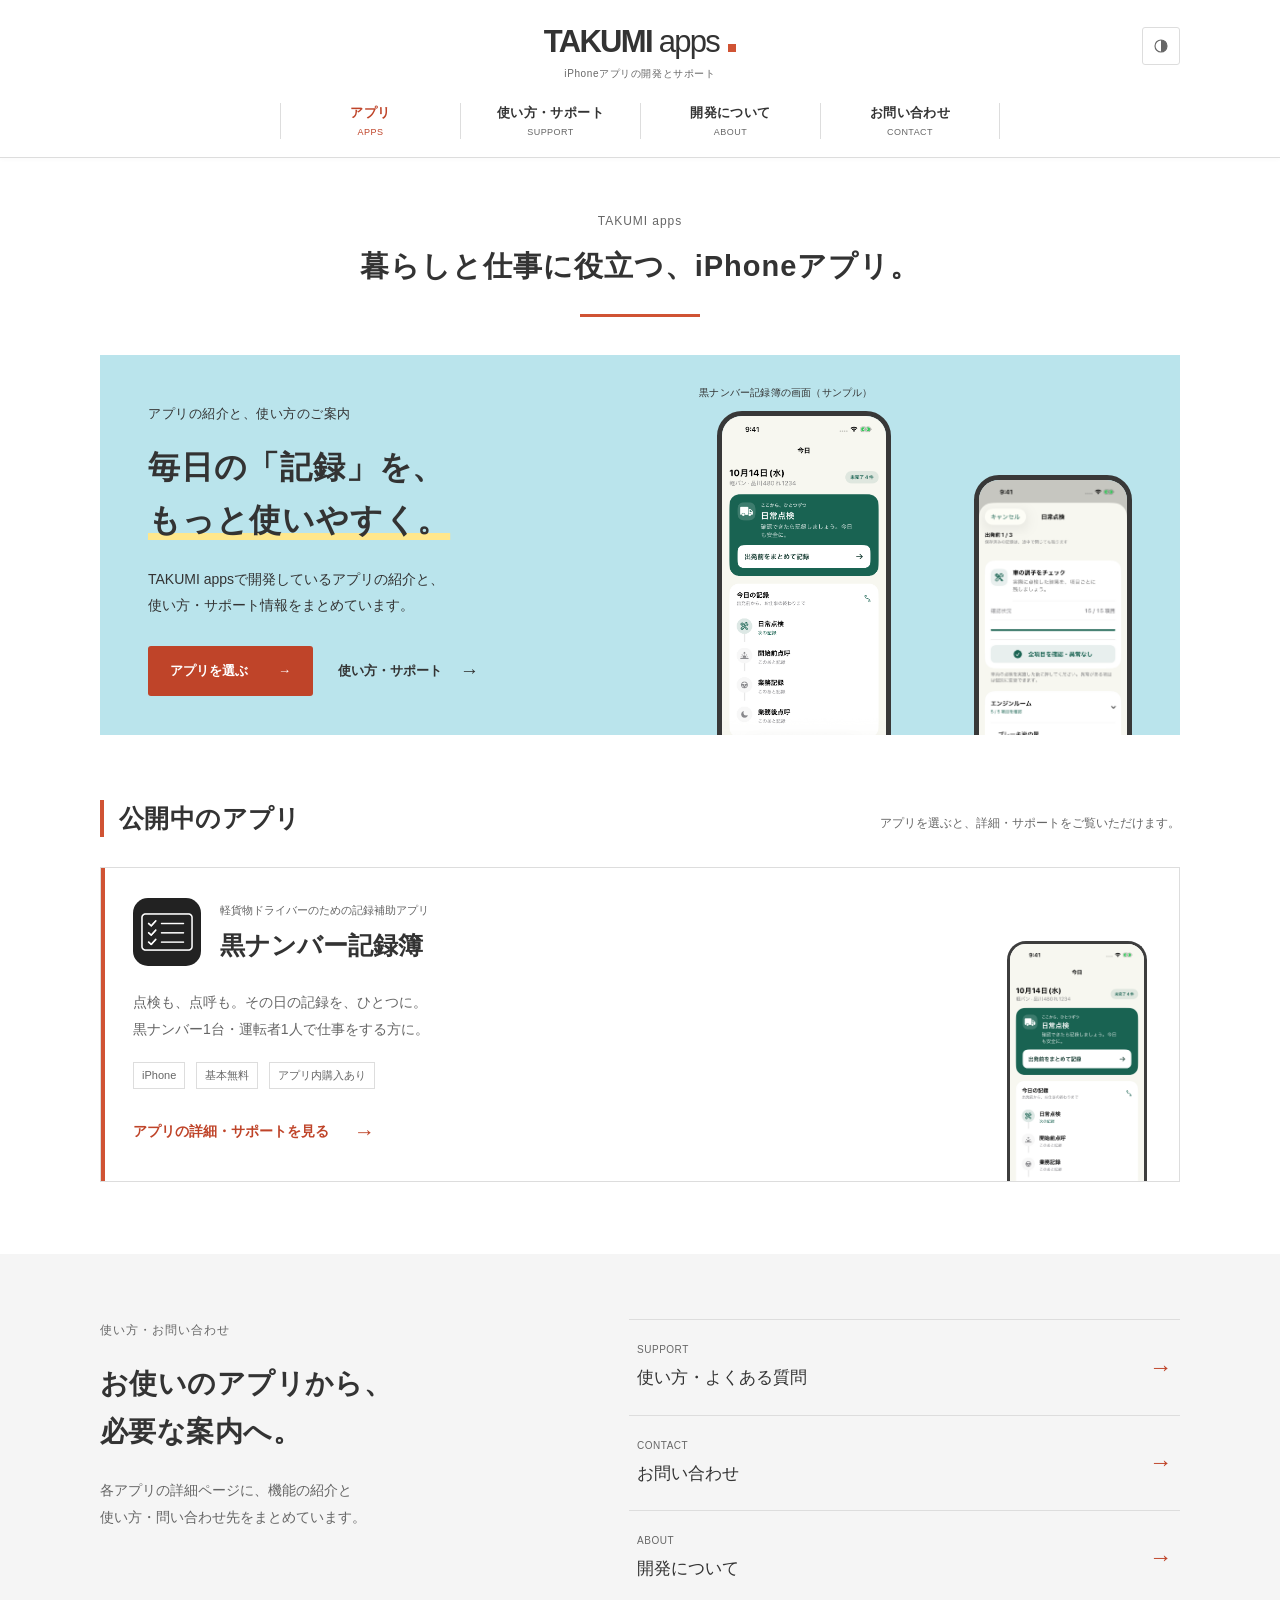
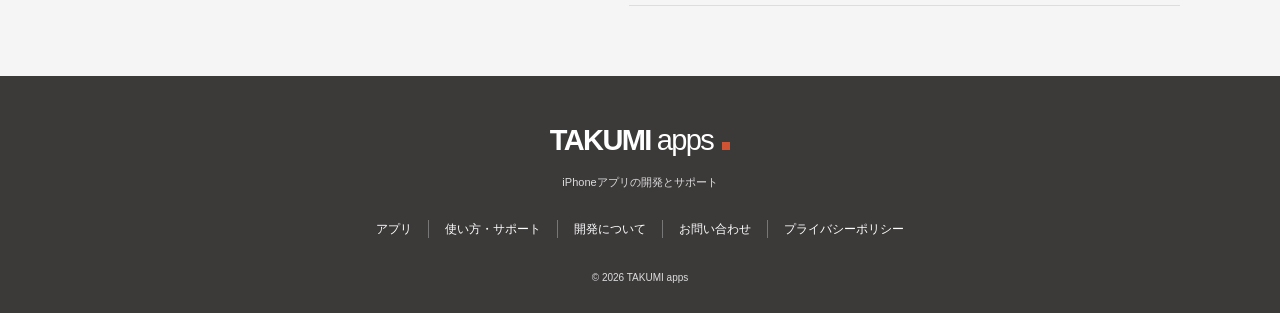
<file: index.html>
<!doctype html>
<html lang="ja"><head><meta charset="utf-8"><meta name="viewport" content="width=device-width,initial-scale=1">
<title>TAKUMI apps｜暮らしと仕事に、手になじむiPhoneアプリ</title><meta name="description" content="TAKUMI appsはiPhoneアプリを個人で開発しています。公開中の「黒ナンバー記録簿」の紹介、使い方・よくある質問、お問い合わせはこちら。"><link rel="canonical" href="https://2p94nzg5g9-pixel.github.io/">
<meta property="og:type" content="website"><meta property="og:locale" content="ja_JP"><meta property="og:site_name" content="TAKUMI apps"><meta property="og:title" content="TAKUMI apps｜暮らしと仕事に、手になじむiPhoneアプリ"><meta property="og:description" content="TAKUMI appsはiPhoneアプリを個人で開発しています。公開中の「黒ナンバー記録簿」の紹介、使い方・よくある質問、お問い合わせはこちら。"><meta property="og:url" content="https://2p94nzg5g9-pixel.github.io/"><meta property="og:image" content="https://2p94nzg5g9-pixel.github.io/assets/images/og-image.png"><meta name="twitter:card" content="summary_large_image"><meta name="theme-color" content="#ffffff">
<link rel="icon" href="assets/images/favicon.svg" type="image/svg+xml"><link rel="stylesheet" href="assets/css/style.css?v=20261101-caminova"><script src="assets/js/config.js?v=20261101" defer></script><script src="assets/js/main.js?v=20261101" defer></script><script type="application/ld+json">{"@context": "https://schema.org", "@type": "WebSite", "name": "TAKUMI apps", "url": "https://2p94nzg5g9-pixel.github.io/"}</script></head>
<body><a class="skip-link" href="#main">本文へ移動</a>
<header class="site-header"><div class="header-inner container">
<a class="brand" href="/" aria-label="TAKUMI apps ホーム"><span data-site-name>TAKUMI <span class="brand-light">apps</span></span><span class="brand-dot" aria-hidden="true"></span></a>
<p class="brand-caption">iPhoneアプリの開発とサポート</p>
<div class="header-actions"><button class="theme-toggle icon-button" type="button" data-theme-toggle aria-label="表示テーマを切り替える" title="表示テーマを切り替える"><svg aria-hidden="true" viewBox="0 0 24 24" width="18" height="18"><circle cx="12" cy="12" r="8" fill="none" stroke="currentColor" stroke-width="1.5"/><path d="M12 4a8 8 0 0 1 0 16Z" fill="currentColor"/></svg></button><button class="menu-toggle icon-button" type="button" data-menu-toggle aria-controls="site-nav" aria-expanded="false" aria-label="メニューを開く"><span></span><span></span><span></span></button></div>
<nav class="site-nav" id="site-nav" data-nav aria-label="メインナビゲーション"><a href="/#apps" aria-current="page">アプリ<small lang="en">APPS</small></a><a href="/support/">使い方・サポート<small lang="en">SUPPORT</small></a><a href="/about/">開発について<small lang="en">ABOUT</small></a><a href="/contact/">お問い合わせ<small lang="en">CONTACT</small></a></nav></div></header><main id="main"><section class="home-title container"><p class="kicker">TAKUMI apps</p><h1>暮らしと仕事に役立つ、iPhoneアプリ。</h1></section>
<section class="home-banner container" aria-labelledby="banner-title"><div class="home-banner-copy"><p class="banner-kicker">アプリの紹介と、使い方のご案内</p><h2 id="banner-title">毎日の「記録」を、<br><span class="banner-emphasis">もっと使いやすく。</span></h2><p>TAKUMI appsで開発しているアプリの紹介と、<br>使い方・サポート情報をまとめています。</p><div class="button-row"><a class="button button-primary" href="#apps">アプリを選ぶ <span aria-hidden="true">→</span></a><a class="text-link" href="support/">使い方・サポート <span aria-hidden="true">→</span></a></div></div><figure class="banner-visual"><div class="banner-phone"><img src="assets/images/apps/kuronumberlog/today.png" width="1206" height="2622" alt="黒ナンバー記録簿の今日の画面" fetchpriority="high"></div><div class="banner-phone"><img src="assets/images/apps/kuronumberlog/inspection.png" width="1206" height="2622" alt="黒ナンバー記録簿の日常点検画面"></div><figcaption>黒ナンバー記録簿の画面（サンプル）</figcaption></figure></section><section id="apps" class="catalog container" aria-labelledby="apps-title"><div class="section-heading"><h2 id="apps-title"><span class="section-number">01</span>公開中のアプリ</h2><span class="section-note">アプリを選ぶと、詳細・サポートをご覧いただけます。</span></div>
<div class="app-directory"><a class="catalog-app" href="apps/kuronumberlog/" aria-labelledby="kuronumberlog-title"><div class="catalog-app-copy"><div class="catalog-app-heading"><img class="app-icon" src="assets/images/apps/kuronumberlog/icon.png" width="68" height="68" alt=""><div><p class="section-note">軽貨物ドライバーのための記録補助アプリ</p><h3 id="kuronumberlog-title">黒ナンバー記録簿</h3></div></div><p class="catalog-app-description">点検も、点呼も。その日の記録を、ひとつに。<br>黒ナンバー1台・運転者1人で仕事をする方に。</p><ul class="catalog-app-tags"><li>iPhone</li><li>基本無料</li><li>アプリ内購入あり</li></ul><span class="catalog-app-link">アプリの詳細・サポートを見る <span aria-hidden="true">→</span></span></div><div class="catalog-app-image" aria-hidden="true"><img src="assets/images/apps/kuronumberlog/today.png" width="1206" height="2622" alt="" fetchpriority="high"></div></a></div></section><section class="support-section home-support"><div class="container support-layout"><div><p class="kicker">使い方・お問い合わせ</p><h2>お使いのアプリから、<br>必要な案内へ。</h2><p class="muted">各アプリの詳細ページに、機能の紹介と<br>使い方・問い合わせ先をまとめています。</p></div><nav class="support-links" aria-label="サポートとお問い合わせ"><a href="support/"><span><small>SUPPORT</small>使い方・よくある質問</span><span aria-hidden="true">→</span></a><a href="contact/"><span><small>CONTACT</small>お問い合わせ</span><span aria-hidden="true">→</span></a><a href="about/"><span><small>ABOUT</small>開発について</span><span aria-hidden="true">→</span></a></nav></div></section></main><footer class="site-footer"><div class="container"><div class="footer-grid"><div><a class="brand footer-brand" href="/">TAKUMI <span class="brand-light">apps</span><span class="brand-dot" aria-hidden="true"></span></a><p>iPhoneアプリの開発とサポート</p></div><nav aria-label="フッターナビゲーション"><a href="/#apps">アプリ</a><a href="/support/">使い方・サポート</a><a href="/about/">開発について</a><a href="/contact/">お問い合わせ</a><a href="/apps/kuronumberlog/privacy.html">プライバシーポリシー</a></nav></div><div class="footer-bottom"><p>© <span data-current-year>2026</span> <span data-developer-name>TAKUMI apps</span></p></div></div></footer></body></html>
</file>
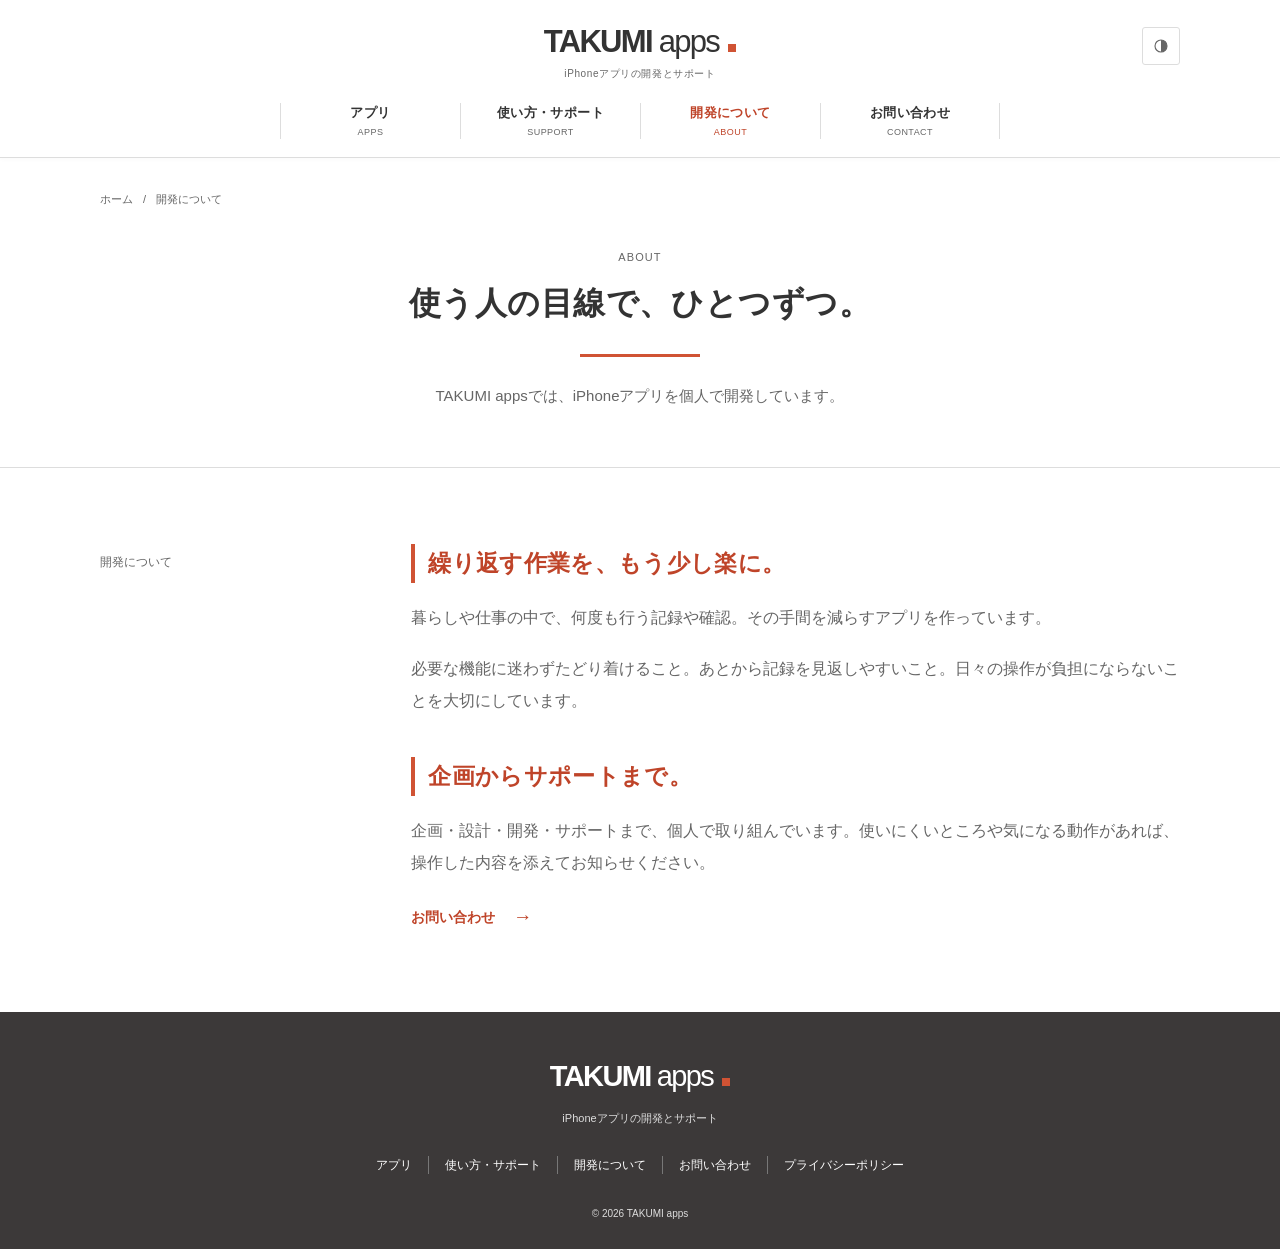
<file: about/index.html>
<!doctype html>
<html lang="ja"><head><meta charset="utf-8"><meta name="viewport" content="width=device-width,initial-scale=1">
<title>開発について｜TAKUMI apps</title><meta name="description" content="TAKUMI appsはiPhoneアプリを個人で企画・開発・サポートしています。"><link rel="canonical" href="https://2p94nzg5g9-pixel.github.io/about/">
<meta property="og:type" content="website"><meta property="og:locale" content="ja_JP"><meta property="og:site_name" content="TAKUMI apps"><meta property="og:title" content="開発について｜TAKUMI apps"><meta property="og:description" content="TAKUMI appsはiPhoneアプリを個人で企画・開発・サポートしています。"><meta property="og:url" content="https://2p94nzg5g9-pixel.github.io/about/"><meta property="og:image" content="https://2p94nzg5g9-pixel.github.io/assets/images/og-image.png"><meta name="twitter:card" content="summary_large_image"><meta name="theme-color" content="#ffffff">
<link rel="icon" href="../assets/images/favicon.svg" type="image/svg+xml"><link rel="stylesheet" href="../assets/css/style.css?v=20261101-caminova"><script src="../assets/js/config.js?v=20261101" defer></script><script src="../assets/js/main.js?v=20261101" defer></script></head>
<body><a class="skip-link" href="#main">本文へ移動</a>
<header class="site-header"><div class="header-inner container">
<a class="brand" href="/" aria-label="TAKUMI apps ホーム"><span data-site-name>TAKUMI <span class="brand-light">apps</span></span><span class="brand-dot" aria-hidden="true"></span></a>
<p class="brand-caption">iPhoneアプリの開発とサポート</p>
<div class="header-actions"><button class="theme-toggle icon-button" type="button" data-theme-toggle aria-label="表示テーマを切り替える" title="表示テーマを切り替える"><svg aria-hidden="true" viewBox="0 0 24 24" width="18" height="18"><circle cx="12" cy="12" r="8" fill="none" stroke="currentColor" stroke-width="1.5"/><path d="M12 4a8 8 0 0 1 0 16Z" fill="currentColor"/></svg></button><button class="menu-toggle icon-button" type="button" data-menu-toggle aria-controls="site-nav" aria-expanded="false" aria-label="メニューを開く"><span></span><span></span><span></span></button></div>
<nav class="site-nav" id="site-nav" data-nav aria-label="メインナビゲーション"><a href="/#apps">アプリ<small lang="en">APPS</small></a><a href="/support/">使い方・サポート<small lang="en">SUPPORT</small></a><a href="/about/" aria-current="page">開発について<small lang="en">ABOUT</small></a><a href="/contact/">お問い合わせ<small lang="en">CONTACT</small></a></nav></div></header><main id="main"><section class="page-hero container"><nav class="breadcrumbs" aria-label="パンくずリスト"><a href="../">ホーム</a><span aria-hidden="true">/</span><span>開発について</span></nav><p class="kicker">ABOUT</p><h1>使う人の目線で、<br>ひとつずつ。</h1><p class="page-lead">TAKUMI appsでは、iPhoneアプリを個人で開発しています。</p></section><section class="section section-ruled"><div class="container editorial-grid"><p class="section-note">開発について</p><div class="prose"><h2>繰り返す作業を、もう少し楽に。</h2><p>暮らしや仕事の中で、何度も行う記録や確認。その手間を減らすアプリを作っています。</p><p>必要な機能に迷わずたどり着けること。あとから記録を見返しやすいこと。日々の操作が負担にならないことを大切にしています。</p><h2>企画からサポートまで。</h2><p>企画・設計・開発・サポートまで、個人で取り組んでいます。使いにくいところや気になる動作があれば、操作した内容を添えてお知らせください。</p><a class="text-link" href="../contact/">お問い合わせ <span aria-hidden="true">→</span></a></div></div></section></main><footer class="site-footer"><div class="container"><div class="footer-grid"><div><a class="brand footer-brand" href="/">TAKUMI <span class="brand-light">apps</span><span class="brand-dot" aria-hidden="true"></span></a><p>iPhoneアプリの開発とサポート</p></div><nav aria-label="フッターナビゲーション"><a href="/#apps">アプリ</a><a href="/support/">使い方・サポート</a><a href="/about/">開発について</a><a href="/contact/">お問い合わせ</a><a href="/apps/kuronumberlog/privacy.html">プライバシーポリシー</a></nav></div><div class="footer-bottom"><p>© <span data-current-year>2026</span> <span data-developer-name>TAKUMI apps</span></p></div></div></footer></body></html>
</file>
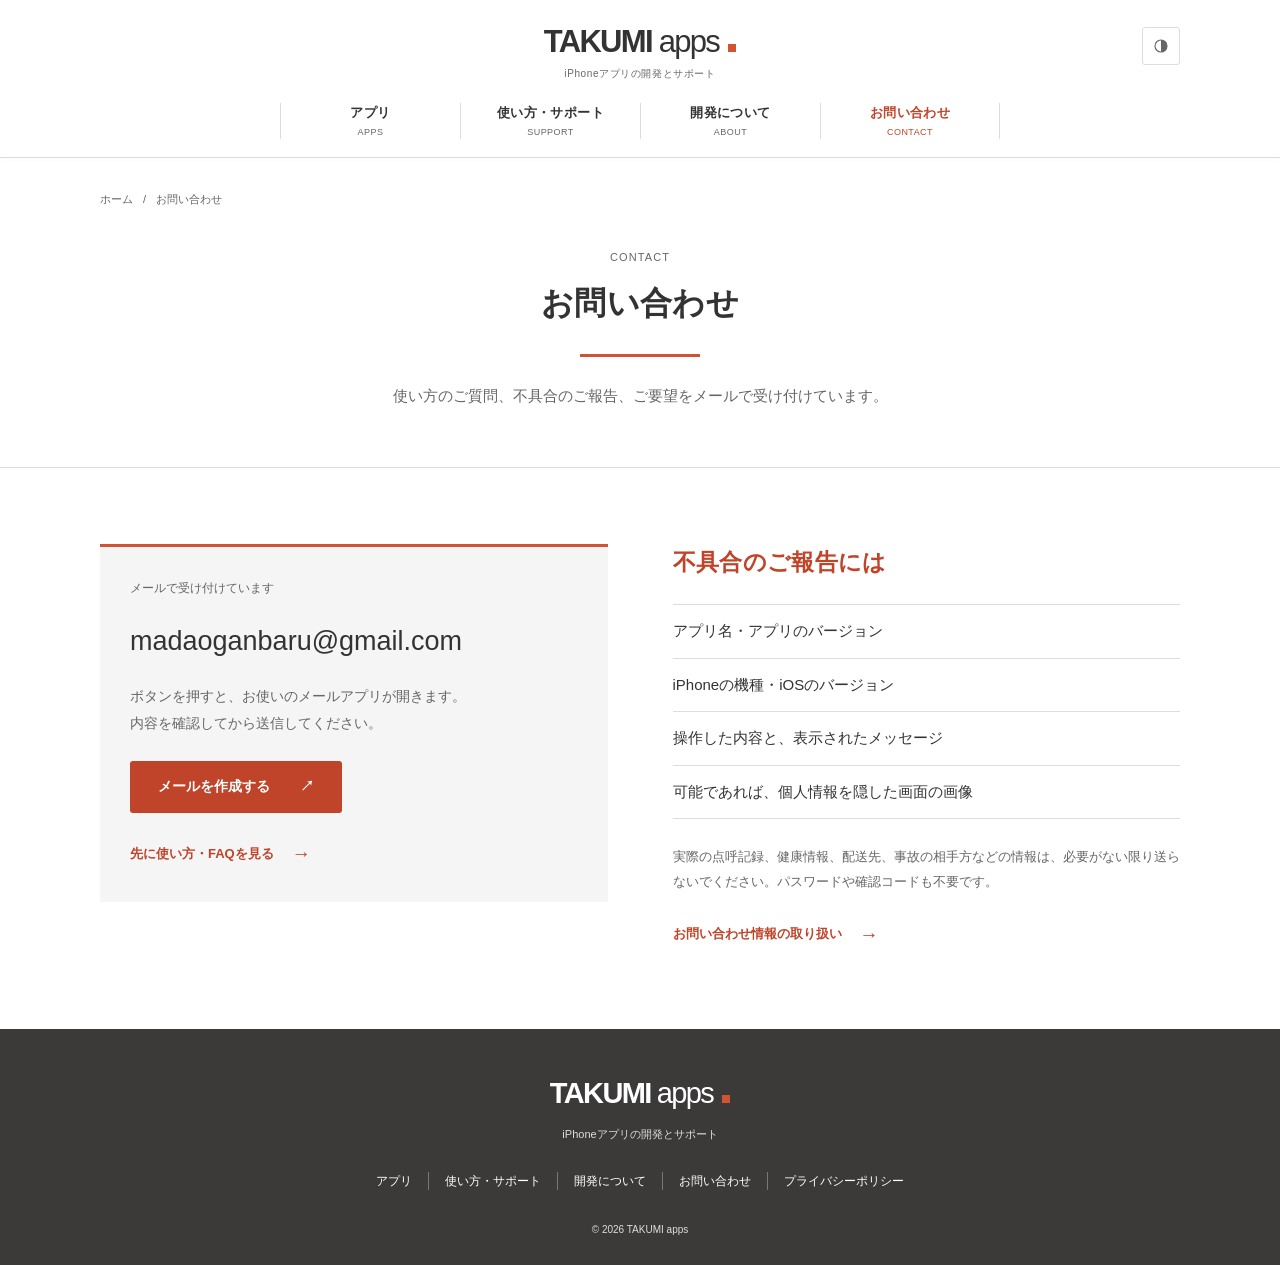
<file: contact/index.html>
<!doctype html>
<html lang="ja"><head><meta charset="utf-8"><meta name="viewport" content="width=device-width,initial-scale=1">
<title>お問い合わせ｜TAKUMI apps</title><meta name="description" content="アプリのご質問、不具合報告、ご要望をメールで受け付けています。お問い合わせの前に使い方・FAQもご確認いただけます。"><link rel="canonical" href="https://2p94nzg5g9-pixel.github.io/contact/">
<meta property="og:type" content="website"><meta property="og:locale" content="ja_JP"><meta property="og:site_name" content="TAKUMI apps"><meta property="og:title" content="お問い合わせ｜TAKUMI apps"><meta property="og:description" content="アプリのご質問、不具合報告、ご要望をメールで受け付けています。お問い合わせの前に使い方・FAQもご確認いただけます。"><meta property="og:url" content="https://2p94nzg5g9-pixel.github.io/contact/"><meta property="og:image" content="https://2p94nzg5g9-pixel.github.io/assets/images/og-image.png"><meta name="twitter:card" content="summary_large_image"><meta name="theme-color" content="#ffffff">
<link rel="icon" href="../assets/images/favicon.svg" type="image/svg+xml"><link rel="stylesheet" href="../assets/css/style.css?v=20261101-caminova"><script src="../assets/js/config.js?v=20261101" defer></script><script src="../assets/js/main.js?v=20261101" defer></script></head>
<body><a class="skip-link" href="#main">本文へ移動</a>
<header class="site-header"><div class="header-inner container">
<a class="brand" href="/" aria-label="TAKUMI apps ホーム"><span data-site-name>TAKUMI <span class="brand-light">apps</span></span><span class="brand-dot" aria-hidden="true"></span></a>
<p class="brand-caption">iPhoneアプリの開発とサポート</p>
<div class="header-actions"><button class="theme-toggle icon-button" type="button" data-theme-toggle aria-label="表示テーマを切り替える" title="表示テーマを切り替える"><svg aria-hidden="true" viewBox="0 0 24 24" width="18" height="18"><circle cx="12" cy="12" r="8" fill="none" stroke="currentColor" stroke-width="1.5"/><path d="M12 4a8 8 0 0 1 0 16Z" fill="currentColor"/></svg></button><button class="menu-toggle icon-button" type="button" data-menu-toggle aria-controls="site-nav" aria-expanded="false" aria-label="メニューを開く"><span></span><span></span><span></span></button></div>
<nav class="site-nav" id="site-nav" data-nav aria-label="メインナビゲーション"><a href="/#apps">アプリ<small lang="en">APPS</small></a><a href="/support/">使い方・サポート<small lang="en">SUPPORT</small></a><a href="/about/">開発について<small lang="en">ABOUT</small></a><a href="/contact/" aria-current="page">お問い合わせ<small lang="en">CONTACT</small></a></nav></div></header><main id="main"><section class="page-hero container"><nav class="breadcrumbs" aria-label="パンくずリスト"><a href="../">ホーム</a><span aria-hidden="true">/</span><span>お問い合わせ</span></nav><p class="kicker">CONTACT</p><h1>お問い合わせ</h1><p class="page-lead">使い方のご質問、不具合のご報告、ご要望をメールで受け付けています。</p></section><section class="section section-ruled"><div class="container contact-layout"><div class="contact-main"><p class="section-note">メールで受け付けています</p><a class="email-address" href="mailto:madaoganbaru@gmail.com" data-email-link data-contact-email>madaoganbaru@gmail.com</a><p>ボタンを押すと、お使いのメールアプリが開きます。<br>内容を確認してから送信してください。</p><a class="button button-primary" href="mailto:madaoganbaru@gmail.com?subject=アプリについてのお問い合わせ" data-email-link data-email-subject="アプリについてのお問い合わせ">メールを作成する <span aria-hidden="true">↗</span></a><a class="contact-help text-link" href="../support/">先に使い方・FAQを見る <span aria-hidden="true">→</span></a></div><div class="contact-guide"><h2>不具合のご報告には</h2><ul class="check-list"><li>アプリ名・アプリのバージョン</li><li>iPhoneの機種・iOSのバージョン</li><li>操作した内容と、表示されたメッセージ</li><li>可能であれば、個人情報を隠した画面の画像</li></ul><p class="notice">実際の点呼記録、健康情報、配送先、事故の相手方などの情報は、必要がない限り送らないでください。パスワードや確認コードも不要です。</p><a class="text-link" href="../apps/kuronumberlog/privacy.html#support">お問い合わせ情報の取り扱い <span aria-hidden="true">→</span></a></div></div></section></main><footer class="site-footer"><div class="container"><div class="footer-grid"><div><a class="brand footer-brand" href="/">TAKUMI <span class="brand-light">apps</span><span class="brand-dot" aria-hidden="true"></span></a><p>iPhoneアプリの開発とサポート</p></div><nav aria-label="フッターナビゲーション"><a href="/#apps">アプリ</a><a href="/support/">使い方・サポート</a><a href="/about/">開発について</a><a href="/contact/">お問い合わせ</a><a href="/apps/kuronumberlog/privacy.html">プライバシーポリシー</a></nav></div><div class="footer-bottom"><p>© <span data-current-year>2026</span> <span data-developer-name>TAKUMI apps</span></p></div></div></footer></body></html>
</file>
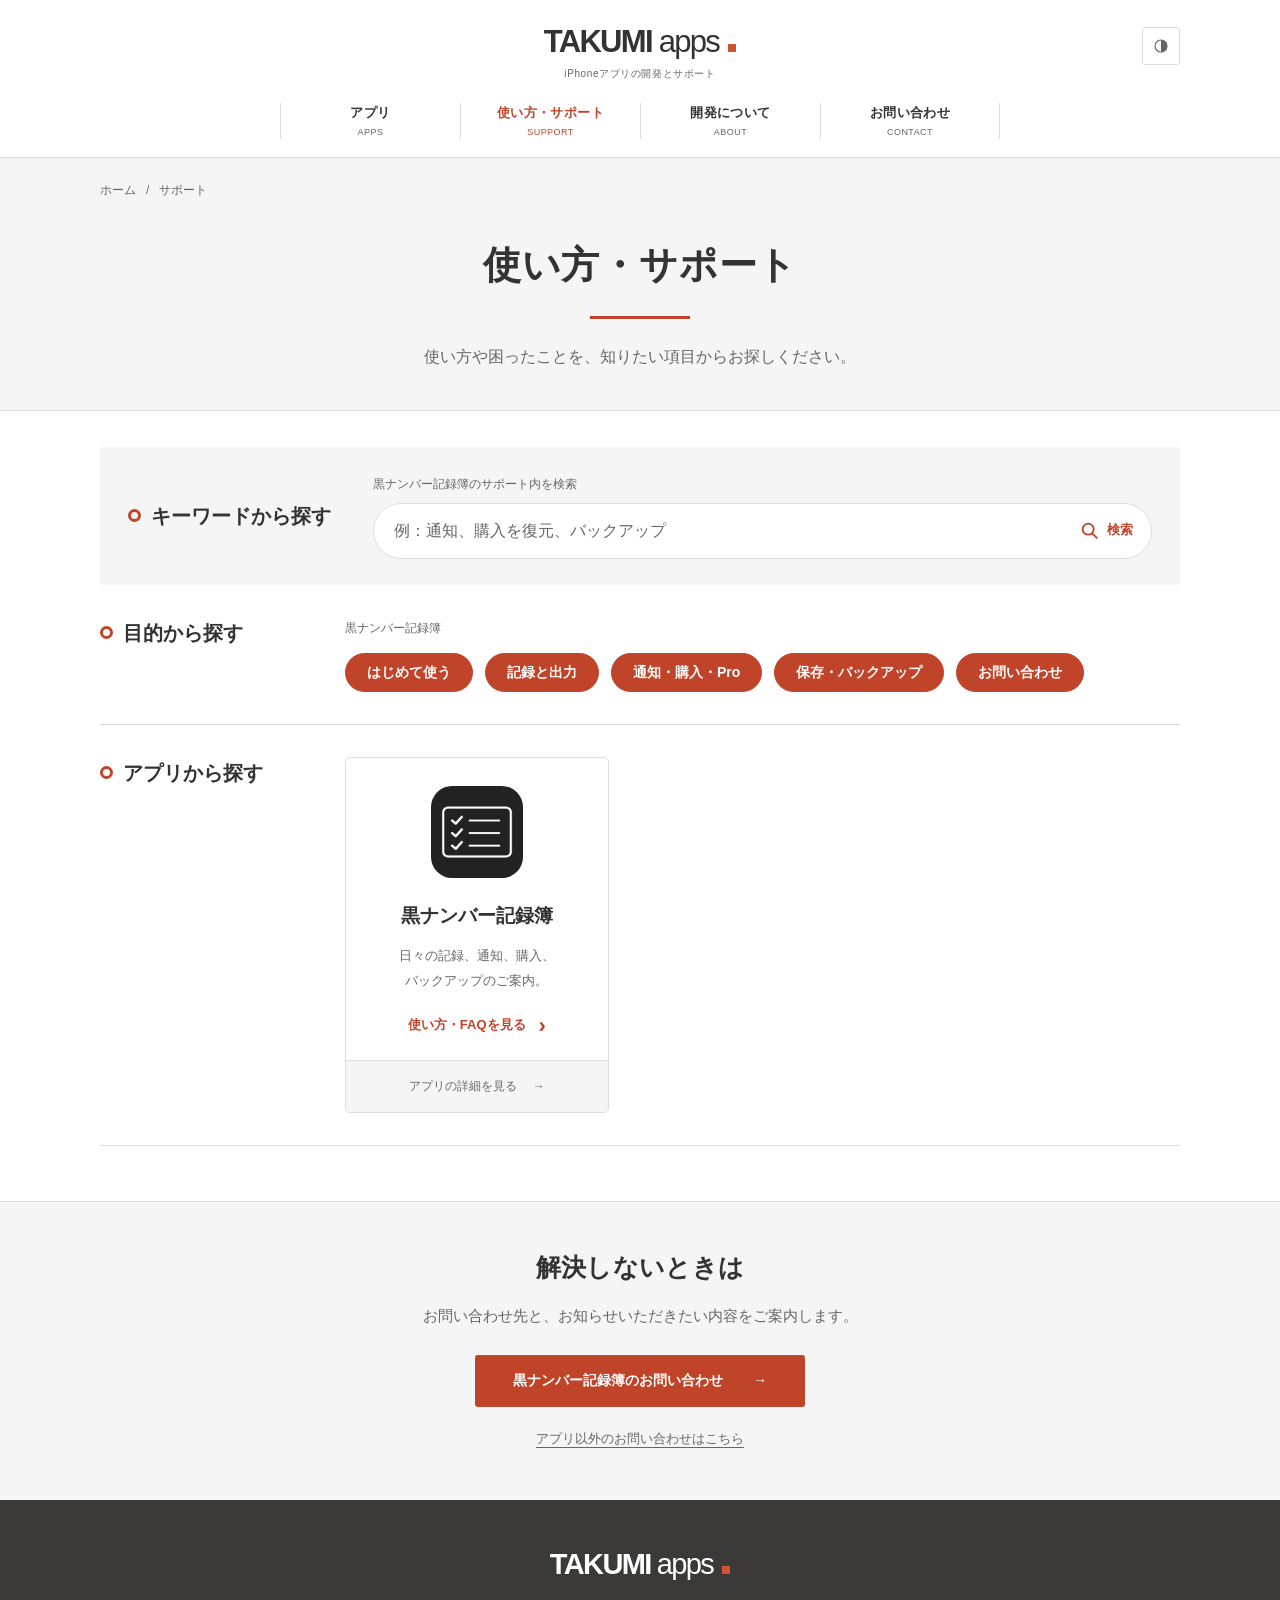
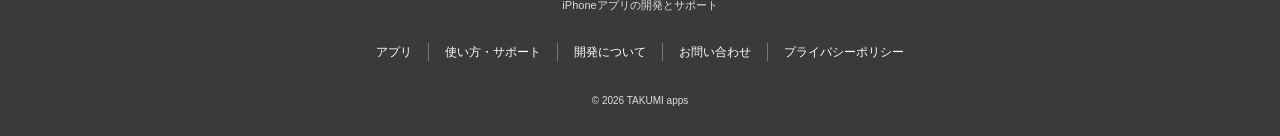
<file: support/index.html>
<!doctype html>
<html lang="ja"><head><meta charset="utf-8"><meta name="viewport" content="width=device-width,initial-scale=1">
<title>使い方・サポート｜TAKUMI apps</title><meta name="description" content="黒ナンバー記録簿の使い方、よくある質問、データ保存・バックアップ、お問い合わせの案内。"><link rel="canonical" href="https://2p94nzg5g9-pixel.github.io/support/">
<meta property="og:type" content="website"><meta property="og:locale" content="ja_JP"><meta property="og:site_name" content="TAKUMI apps"><meta property="og:title" content="使い方・サポート｜TAKUMI apps"><meta property="og:description" content="黒ナンバー記録簿の使い方、よくある質問、データ保存・バックアップ、お問い合わせの案内。"><meta property="og:url" content="https://2p94nzg5g9-pixel.github.io/support/"><meta property="og:image" content="https://2p94nzg5g9-pixel.github.io/assets/images/og-image.png"><meta name="twitter:card" content="summary_large_image"><meta name="theme-color" content="#ffffff">
<link rel="icon" href="../assets/images/favicon.svg" type="image/svg+xml"><link rel="stylesheet" href="../assets/css/style.css?v=20261101-caminova"><link rel="stylesheet" href="../assets/css/support.css?v=20261101-caminova"><script src="../assets/js/config.js?v=20261101" defer></script><script src="../assets/js/main.js?v=20261101" defer></script></head>
<body class="support-site"><a class="skip-link" href="#main">本文へ移動</a>
<header class="site-header"><div class="header-inner container">
<a class="brand" href="/" aria-label="TAKUMI apps ホーム"><span data-site-name>TAKUMI <span class="brand-light">apps</span></span><span class="brand-dot" aria-hidden="true"></span></a>
<p class="brand-caption">iPhoneアプリの開発とサポート</p>
<div class="header-actions"><button class="theme-toggle icon-button" type="button" data-theme-toggle aria-label="表示テーマを切り替える" title="表示テーマを切り替える"><svg aria-hidden="true" viewBox="0 0 24 24" width="18" height="18"><circle cx="12" cy="12" r="8" fill="none" stroke="currentColor" stroke-width="1.5"/><path d="M12 4a8 8 0 0 1 0 16Z" fill="currentColor"/></svg></button><button class="menu-toggle icon-button" type="button" data-menu-toggle aria-controls="site-nav" aria-expanded="false" aria-label="メニューを開く"><span></span><span></span><span></span></button></div>
<nav class="site-nav" id="site-nav" data-nav aria-label="メインナビゲーション"><a href="/#apps">アプリ<small lang="en">APPS</small></a><a href="/support/" aria-current="page">使い方・サポート<small lang="en">SUPPORT</small></a><a href="/about/">開発について<small lang="en">ABOUT</small></a><a href="/contact/">お問い合わせ<small lang="en">CONTACT</small></a></nav></div></header><main id="main" class="help-page help-directory">
<div class="help-title-band"><div class="container"><nav class="breadcrumbs" aria-label="パンくずリスト"><a href="../">ホーム</a><span aria-hidden="true">/</span><span>サポート</span></nav><h1>使い方・サポート</h1><p class="help-lead">使い方や困ったことを、<br class="help-mobile-break">知りたい項目からお探しください。</p></div></div>
<div class="container help-paths">
<section class="help-path help-keyword" aria-labelledby="help-keyword-title"><h2 id="help-keyword-title" class="help-path-title">キーワードから探す</h2><div class="help-path-body"><form class="help-search help-directory-search" role="search" aria-label="アプリのサポートを検索" action="../apps/kuronumberlog/support.html" method="get"><label for="directory-query">黒ナンバー記録簿のサポート内を検索</label><div class="help-search-field"><input id="directory-query" type="search" name="q" placeholder="例：通知、購入を復元、バックアップ" autocomplete="off"><button type="submit" class="help-search-submit"><svg viewBox="0 0 24 24" width="22" height="22" fill="none" stroke="currentColor" stroke-width="2" aria-hidden="true"><circle cx="10" cy="10" r="6"/><path d="m14.5 14.5 5.5 5.5"/></svg><span>検索</span></button></div></form></div></section>
<section class="help-path help-purpose" aria-labelledby="help-purpose-title"><h2 id="help-purpose-title" class="help-path-title">目的から探す</h2><div class="help-path-body"><p class="help-app-caption">黒ナンバー記録簿</p><nav class="help-purpose-pills" aria-label="黒ナンバー記録簿のサポートカテゴリ"><a href="../apps/kuronumberlog/support.html#start">はじめて使う</a><a href="../apps/kuronumberlog/support.html#records">記録と出力</a><a href="../apps/kuronumberlog/support.html#pro">通知・購入・Pro</a><a href="../apps/kuronumberlog/support.html#backup">保存・バックアップ</a><a href="../apps/kuronumberlog/support.html#contact">お問い合わせ</a></nav></div></section>
<section class="help-path help-products" aria-labelledby="help-apps-title"><h2 id="help-apps-title" class="help-path-title">アプリから探す</h2><div class="help-path-body"><div class="help-product-grid"><article class="help-product-card"><a class="help-product-select" href="../apps/kuronumberlog/support.html"><img src="../assets/images/apps/kuronumberlog/icon.png" width="92" height="92" alt=""><h3>黒ナンバー記録簿</h3><p>日々の記録、通知、購入、<br>バックアップのご案内。</p><span>使い方・FAQを見る <span aria-hidden="true">›</span></span></a><a class="help-product-detail" href="../apps/kuronumberlog/">アプリの詳細を見る <span aria-hidden="true">→</span></a></article></div></div></section>
</div>
<section class="help-contact-band"><div class="container"><h2>解決しないときは</h2><p>お問い合わせ先と、お知らせいただきたい内容をご案内します。</p><a class="button button-primary" href="../apps/kuronumberlog/support.html#contact">黒ナンバー記録簿のお問い合わせ <span aria-hidden="true">→</span></a><a class="help-general-contact" href="../contact/">アプリ以外のお問い合わせはこちら</a></div></section>
</main><footer class="site-footer"><div class="container"><div class="footer-grid"><div><a class="brand footer-brand" href="/">TAKUMI <span class="brand-light">apps</span><span class="brand-dot" aria-hidden="true"></span></a><p>iPhoneアプリの開発とサポート</p></div><nav aria-label="フッターナビゲーション"><a href="/#apps">アプリ</a><a href="/support/">使い方・サポート</a><a href="/about/">開発について</a><a href="/contact/">お問い合わせ</a><a href="/apps/kuronumberlog/privacy.html">プライバシーポリシー</a></nav></div><div class="footer-bottom"><p>© <span data-current-year>2026</span> <span data-developer-name>TAKUMI apps</span></p></div></div></footer></body></html>
</file>
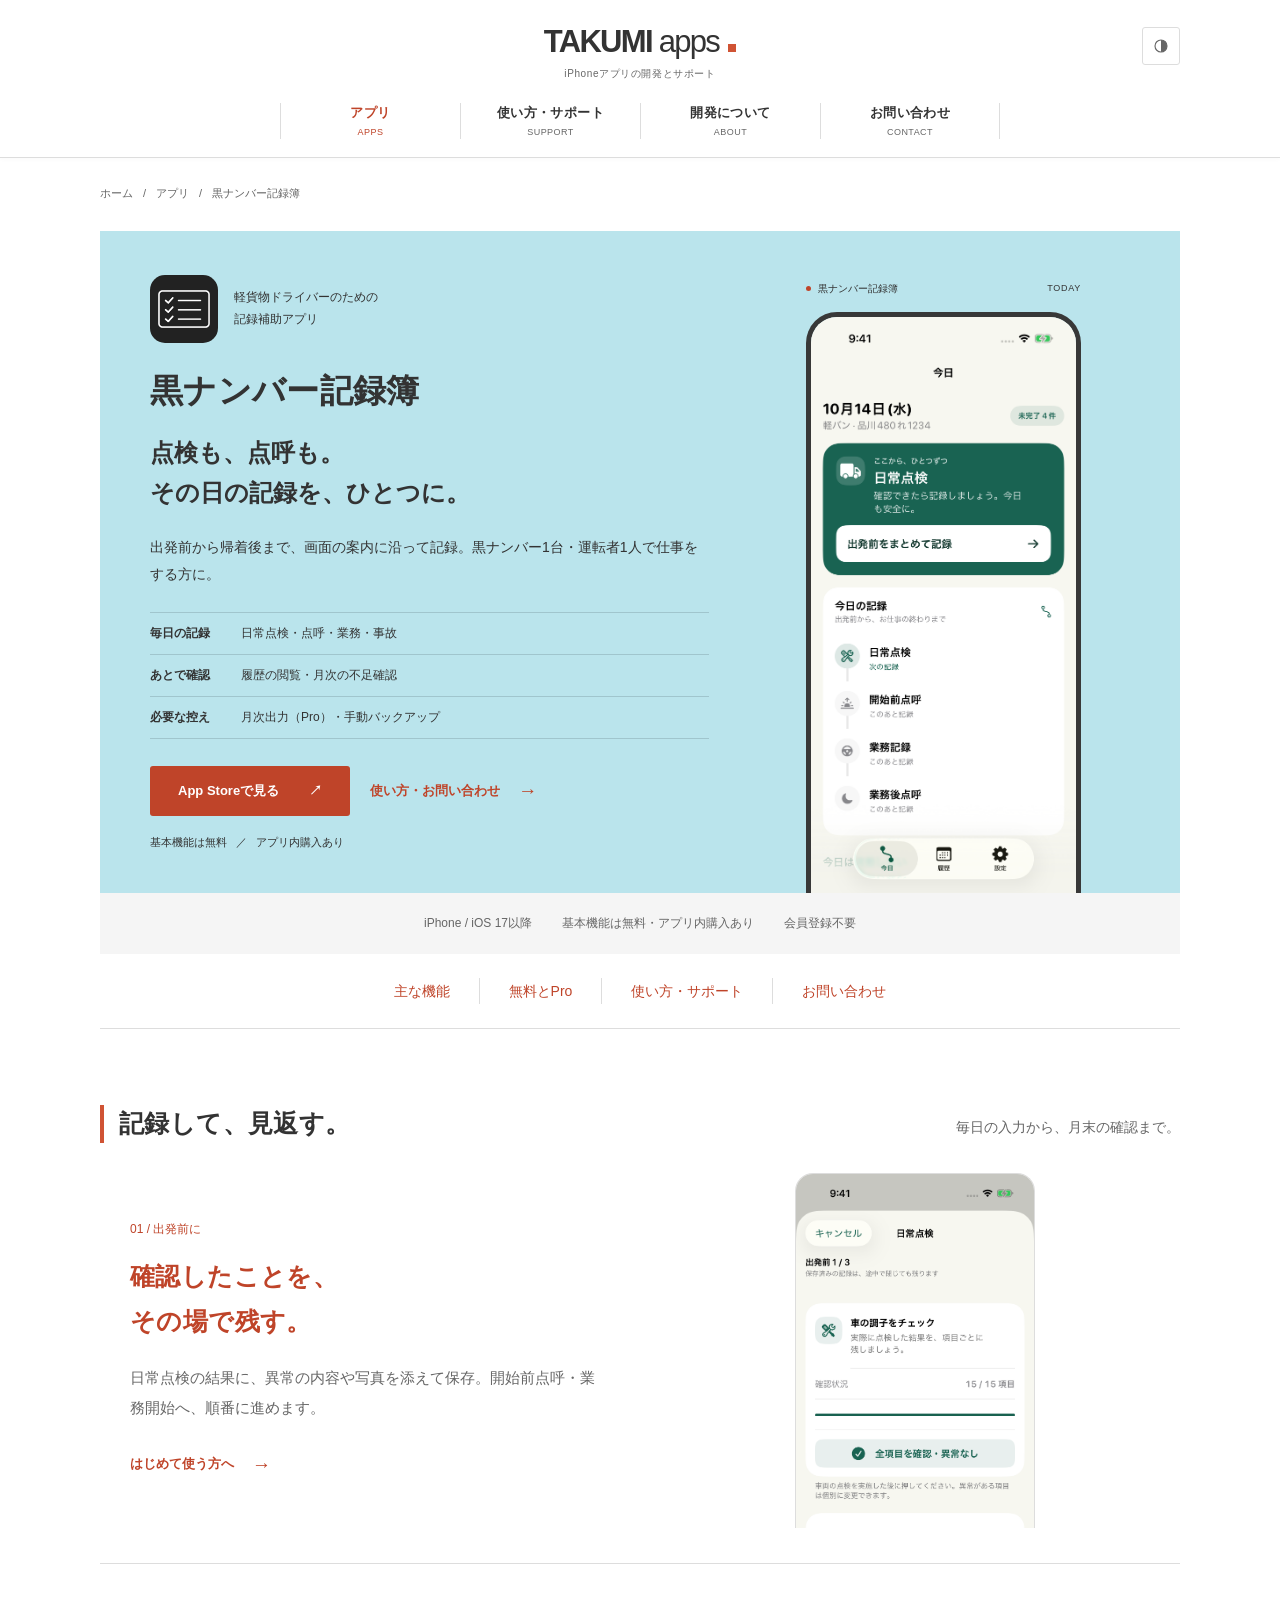
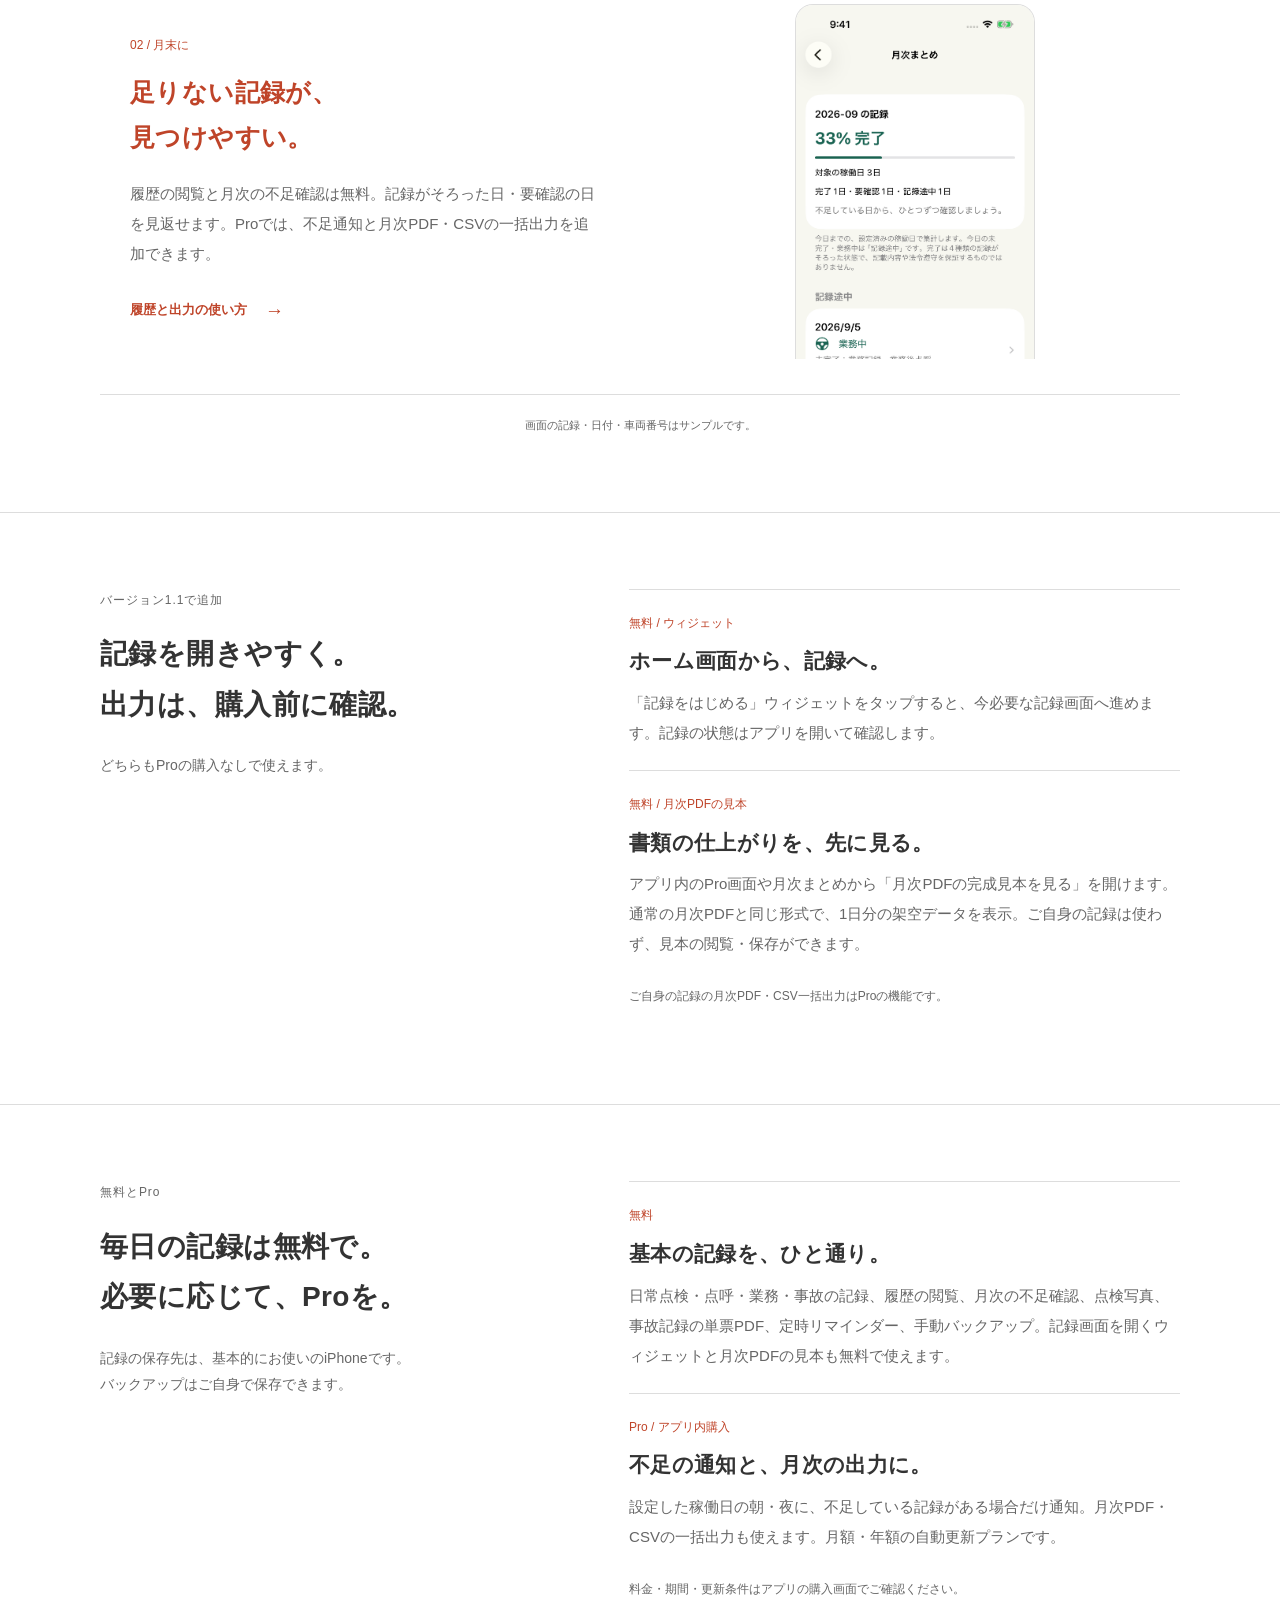
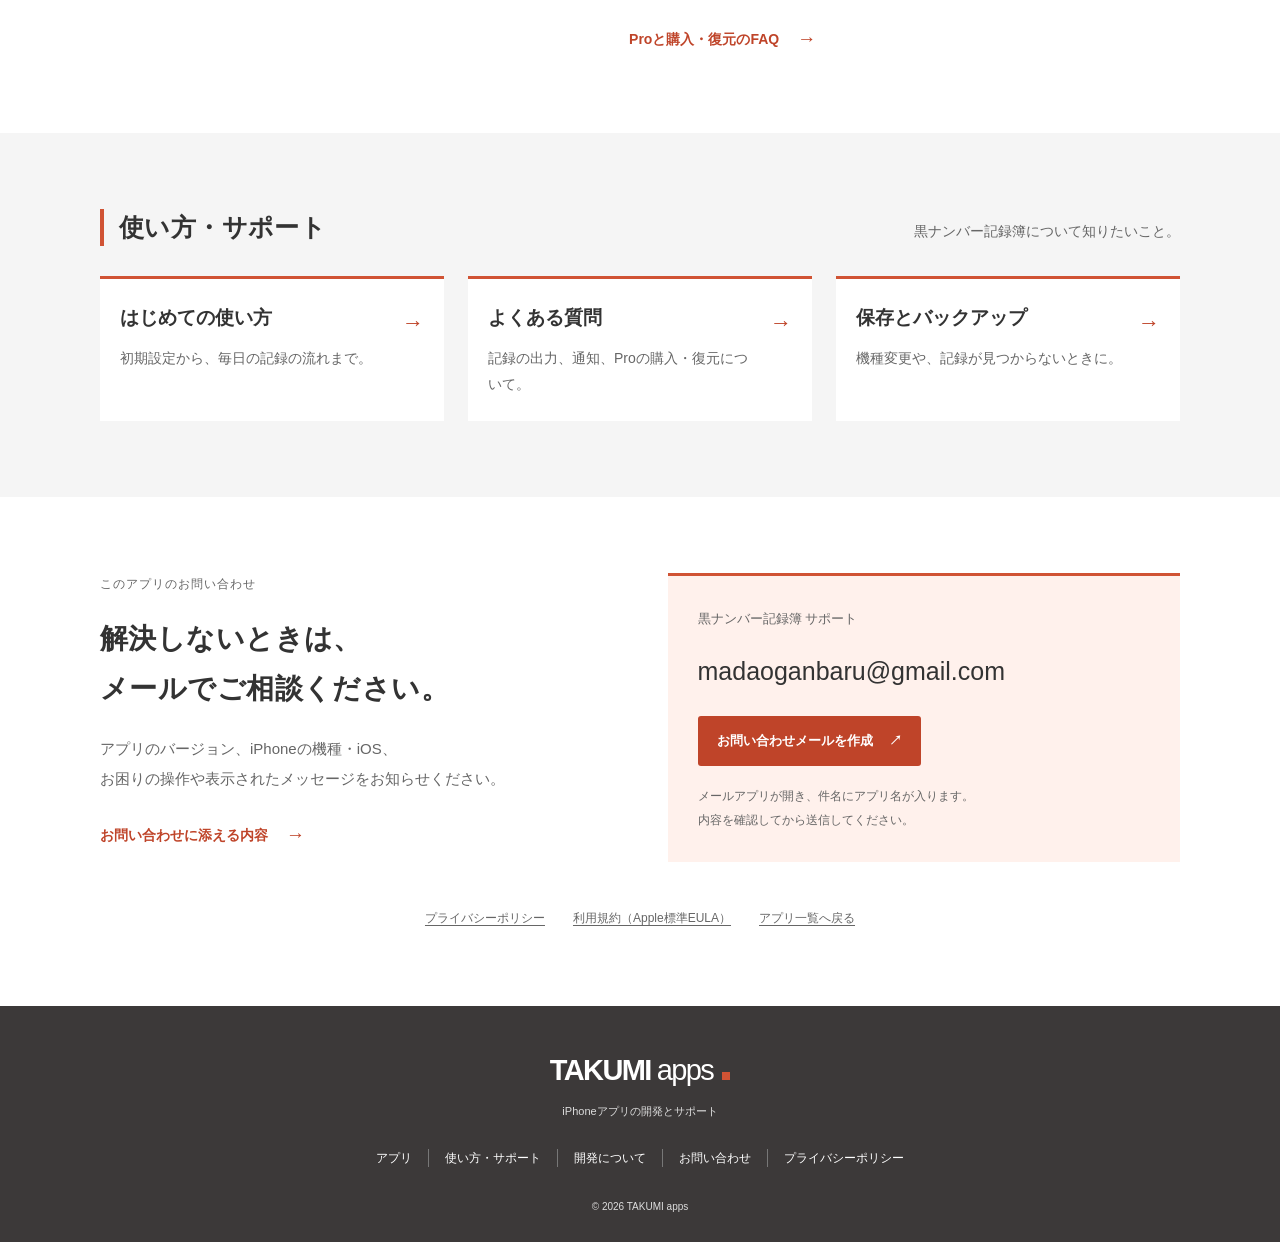
<file: apps/kuronumberlog/index.html>
<!doctype html>
<html lang="ja"><head><meta charset="utf-8"><meta name="viewport" content="width=device-width,initial-scale=1">
<title>黒ナンバー記録簿｜機能・使い方・お問い合わせ｜TAKUMI apps</title><meta name="description" content="黒ナンバー1台・運転者1人のための記録補助アプリ。日常点検、点呼、業務・事故の記録、Proの機能、使い方とお問い合わせをご案内します。"><link rel="canonical" href="https://2p94nzg5g9-pixel.github.io/apps/kuronumberlog/">
<meta property="og:type" content="website"><meta property="og:locale" content="ja_JP"><meta property="og:site_name" content="TAKUMI apps"><meta property="og:title" content="黒ナンバー記録簿｜機能・使い方・お問い合わせ｜TAKUMI apps"><meta property="og:description" content="黒ナンバー1台・運転者1人のための記録補助アプリ。日常点検、点呼、業務・事故の記録、Proの機能、使い方とお問い合わせをご案内します。"><meta property="og:url" content="https://2p94nzg5g9-pixel.github.io/apps/kuronumberlog/"><meta property="og:image" content="https://2p94nzg5g9-pixel.github.io/assets/images/og-image.png"><meta name="twitter:card" content="summary_large_image"><meta name="theme-color" content="#ffffff">
<link rel="icon" href="../../assets/images/favicon.svg" type="image/svg+xml"><link rel="stylesheet" href="../../assets/css/style.css?v=20261101-caminova"><script src="../../assets/js/config.js?v=20261101" defer></script><script src="../../assets/js/main.js?v=20261101" defer></script></head>
<body><a class="skip-link" href="#main">本文へ移動</a>
<header class="site-header"><div class="header-inner container">
<a class="brand" href="/" aria-label="TAKUMI apps ホーム"><span data-site-name>TAKUMI <span class="brand-light">apps</span></span><span class="brand-dot" aria-hidden="true"></span></a>
<p class="brand-caption">iPhoneアプリの開発とサポート</p>
<div class="header-actions"><button class="theme-toggle icon-button" type="button" data-theme-toggle aria-label="表示テーマを切り替える" title="表示テーマを切り替える"><svg aria-hidden="true" viewBox="0 0 24 24" width="18" height="18"><circle cx="12" cy="12" r="8" fill="none" stroke="currentColor" stroke-width="1.5"/><path d="M12 4a8 8 0 0 1 0 16Z" fill="currentColor"/></svg></button><button class="menu-toggle icon-button" type="button" data-menu-toggle aria-controls="site-nav" aria-expanded="false" aria-label="メニューを開く"><span></span><span></span><span></span></button></div>
<nav class="site-nav" id="site-nav" data-nav aria-label="メインナビゲーション"><a href="/#apps" aria-current="page">アプリ<small lang="en">APPS</small></a><a href="/support/">使い方・サポート<small lang="en">SUPPORT</small></a><a href="/about/">開発について<small lang="en">ABOUT</small></a><a href="/contact/">お問い合わせ<small lang="en">CONTACT</small></a></nav></div></header><main id="main">
<section class="product-hero container" aria-label="黒ナンバー記録簿の紹介">
<nav class="breadcrumbs" aria-label="パンくずリスト"><a href="../../">ホーム</a><span aria-hidden="true">/</span><a href="../../#apps">アプリ</a><span aria-hidden="true">/</span><span aria-current="page">黒ナンバー記録簿</span></nav>
<article class="app-showcase product-showcase"><div class="app-copy"><div class="app-identity"><img src="../../assets/images/apps/kuronumberlog/icon.png" width="68" height="68" alt="" class="app-icon"><p>軽貨物ドライバーのための<br><span>記録補助アプリ</span></p></div><h1>黒ナンバー記録簿</h1><p class="app-tagline">点検も、点呼も。<br>その日の記録を、ひとつに。</p><p class="app-description">出発前から帰着後まで、画面の案内に沿って記録。黒ナンバー1台・運転者1人で仕事をする方に。</p><ul class="app-features"><li><span>毎日の記録</span>日常点検・点呼・業務・事故</li><li><span>あとで確認</span>履歴の閲覧・月次の不足確認</li><li><span>必要な控え</span>月次出力（Pro）・手動バックアップ</li></ul><div class="button-row"><a class="button button-primary" href="https://apps.apple.com/jp/app/id6824351264" target="_blank" rel="noopener noreferrer" data-app-store-url data-app-id="kuronumberlog">App Storeで見る <span aria-hidden="true">↗</span></a><a class="text-link" href="#app-support">使い方・お問い合わせ <span aria-hidden="true">→</span></a></div><p class="app-price">基本機能は無料 <span>／</span> アプリ内購入あり</p></div><figure class="app-preview"><div class="preview-label"><span class="status-dot"></span>黒ナンバー記録簿<span class="preview-label-en">TODAY</span></div><div class="device"><img src="../../assets/images/apps/kuronumberlog/today.png" width="1206" height="2622" alt="今日の画面。日常点検から業務後点呼まで、次に記録する項目を表示。" fetchpriority="high"></div><figcaption>実際のアプリ画面です。表示内容はサンプルです。</figcaption></figure></article>
<ul class="product-facts"><li>iPhone / iOS 17以降</li><li>基本機能は無料・アプリ内購入あり</li><li>会員登録不要</li></ul>
<nav class="product-nav" aria-label="アプリ詳細の目次"><a href="#features">主な機能</a><a href="#plans">無料とPro</a><a href="#app-support">使い方・サポート</a><a href="#contact">お問い合わせ</a></nav>
</section>
<section id="features" class="section container" aria-labelledby="screens-title"><div class="section-heading"><h2 id="screens-title"><span class="section-number">01</span>記録して、見返す。</h2><p>毎日の入力から、月末の確認まで。</p></div><div class="screen-stories"><article class="screen-story"><div class="story-copy"><span class="story-index">01 / 出発前に</span><h3>確認したことを、<br>その場で残す。</h3><p>日常点検の結果に、異常の内容や写真を添えて保存。開始前点呼・業務開始へ、順番に進めます。</p><a class="text-link" href="../../apps/kuronumberlog/support.html#start">はじめて使う方へ <span aria-hidden="true">→</span></a></div><div class="story-image"><img src="../../assets/images/apps/kuronumberlog/inspection.png" width="1206" height="2622" alt="日常点検の画面。項目ごとの確認結果と異常メモを記録。" loading="lazy"></div></article><article class="screen-story"><div class="story-copy"><span class="story-index">02 / 月末に</span><h3>足りない記録が、<br>見つけやすい。</h3><p>履歴の閲覧と月次の不足確認は無料。記録がそろった日・要確認の日を見返せます。Proでは、不足通知と月次PDF・CSVの一括出力を追加できます。</p><a class="text-link" href="../../apps/kuronumberlog/support.html#records">履歴と出力の使い方 <span aria-hidden="true">→</span></a></div><div class="story-image"><img src="../../assets/images/apps/kuronumberlog/monthly-summary.png" width="1206" height="2622" alt="月次の不足確認画面。記録済みの日と不足のある日を一覧で確認。" loading="lazy"></div></article></div><p class="sample-note">画面の記録・日付・車両番号はサンプルです。</p></section>
<section id="version-1-1" class="section section-ruled"><div class="container product-plans">
<div><p class="kicker">バージョン1.1で追加</p><h2>記録を開きやすく。<br>出力は、購入前に確認。</h2><p class="muted">どちらもProの購入なしで使えます。</p></div>
<div class="plan-list"><article><p class="plan-label">無料 / ウィジェット</p><h3>ホーム画面から、記録へ。</h3><p>「記録をはじめる」ウィジェットをタップすると、今必要な記録画面へ進めます。記録の状態はアプリを開いて確認します。</p></article><article><p class="plan-label">無料 / 月次PDFの見本</p><h3>書類の仕上がりを、先に見る。</h3><p>アプリ内のPro画面や月次まとめから「月次PDFの完成見本を見る」を開けます。通常の月次PDFと同じ形式で、1日分の架空データを表示。ご自身の記録は使わず、見本の閲覧・保存ができます。</p></article><p class="plan-note">ご自身の記録の月次PDF・CSV一括出力はProの機能です。</p></div>
</div></section>
<section id="plans" class="section section-ruled"><div class="container product-plans">
<div><p class="kicker">無料とPro</p><h2>毎日の記録は無料で。<br>必要に応じて、Proを。</h2><p class="muted">記録の保存先は、基本的にお使いのiPhoneです。<br>バックアップはご自身で保存できます。</p></div>
<div class="plan-list"><article><p class="plan-label">無料</p><h3>基本の記録を、ひと通り。</h3><p>日常点検・点呼・業務・事故の記録、履歴の閲覧、月次の不足確認、点検写真、事故記録の単票PDF、定時リマインダー、手動バックアップ。記録画面を開くウィジェットと月次PDFの見本も無料で使えます。</p></article><article><p class="plan-label">Pro / アプリ内購入</p><h3>不足の通知と、月次の出力に。</h3><p>設定した稼働日の朝・夜に、不足している記録がある場合だけ通知。月次PDF・CSVの一括出力も使えます。月額・年額の自動更新プランです。</p></article><p class="plan-note">料金・期間・更新条件はアプリの購入画面でご確認ください。</p><a class="text-link" href="support.html#pro">Proと購入・復元のFAQ <span aria-hidden="true">→</span></a></div>
</div></section>
<section id="app-support" class="section section-muted"><div class="container product-resources"><div class="section-heading"><h2><span class="section-number">02</span>使い方・サポート</h2><p>黒ナンバー記録簿について知りたいこと。</p></div><nav class="resource-list" aria-label="黒ナンバー記録簿のサポート"><a href="support.html#start"><span><strong>はじめての使い方</strong><small>初期設定から、毎日の記録の流れまで。</small></span><span aria-hidden="true">→</span></a><a href="support.html"><span><strong>よくある質問</strong><small>記録の出力、通知、Proの購入・復元について。</small></span><span aria-hidden="true">→</span></a><a href="support.html#backup"><span><strong>保存とバックアップ</strong><small>機種変更や、記録が見つからないときに。</small></span><span aria-hidden="true">→</span></a></nav></div></section>
<section id="contact" class="section"><div class="container product-contact"><div><p class="kicker">このアプリのお問い合わせ</p><h2>解決しないときは、<br>メールでご相談ください。</h2><p>アプリのバージョン、iPhoneの機種・iOS、<br class="desktop-break">お困りの操作や表示されたメッセージをお知らせください。</p><a class="text-link" href="support.html#contact">お問い合わせに添える内容 <span aria-hidden="true">→</span></a></div><div class="product-contact-action"><p>黒ナンバー記録簿 サポート</p><a class="email-address" href="mailto:madaoganbaru@gmail.com?subject=%E9%BB%92%E3%83%8A%E3%83%B3%E3%83%90%E3%83%BC%E8%A8%98%E9%8C%B2%E7%B0%BF%E3%81%AE%E3%81%8A%E5%95%8F%E3%81%84%E5%90%88%E3%82%8F%E3%81%9B">madaoganbaru@gmail.com</a><a class="button button-primary" href="mailto:madaoganbaru@gmail.com?subject=%E9%BB%92%E3%83%8A%E3%83%B3%E3%83%90%E3%83%BC%E8%A8%98%E9%8C%B2%E7%B0%BF%E3%81%AE%E3%81%8A%E5%95%8F%E3%81%84%E5%90%88%E3%82%8F%E3%81%9B" data-email-link data-email-subject="黒ナンバー記録簿のお問い合わせ">お問い合わせメールを作成 <span aria-hidden="true">↗</span></a><p class="mail-note">メールアプリが開き、件名にアプリ名が入ります。<br>内容を確認してから送信してください。</p></div></div><nav class="container product-legal" aria-label="黒ナンバー記録簿の規約"><a href="privacy.html">プライバシーポリシー</a><a href="https://www.apple.com/legal/internet-services/itunes/dev/stdeula/">利用規約（Apple標準EULA）</a><a href="../../#apps">アプリ一覧へ戻る</a></nav></section>
</main><footer class="site-footer"><div class="container"><div class="footer-grid"><div><a class="brand footer-brand" href="/">TAKUMI <span class="brand-light">apps</span><span class="brand-dot" aria-hidden="true"></span></a><p>iPhoneアプリの開発とサポート</p></div><nav aria-label="フッターナビゲーション"><a href="/#apps">アプリ</a><a href="/support/">使い方・サポート</a><a href="/about/">開発について</a><a href="/contact/">お問い合わせ</a><a href="/apps/kuronumberlog/privacy.html">プライバシーポリシー</a></nav></div><div class="footer-bottom"><p>© <span data-current-year>2026</span> <span data-developer-name>TAKUMI apps</span></p></div></div></footer></body></html>
</file>
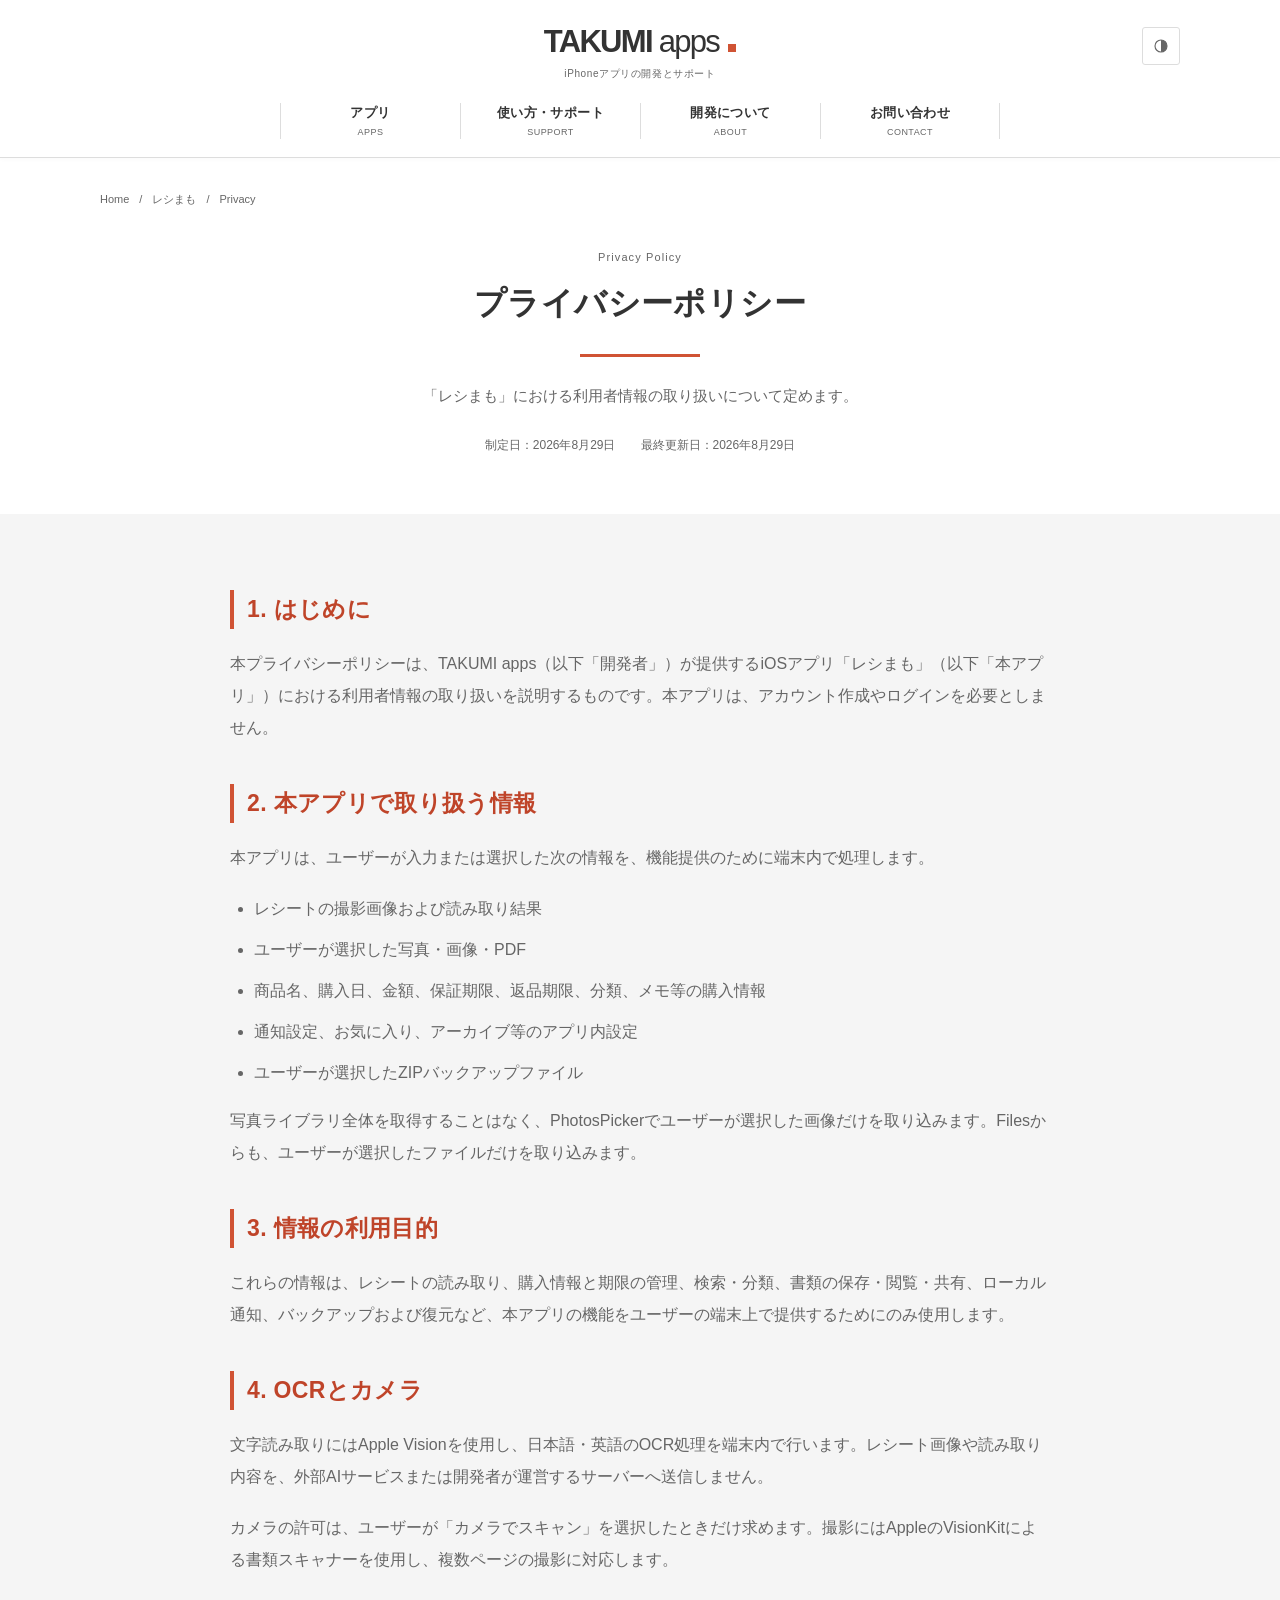
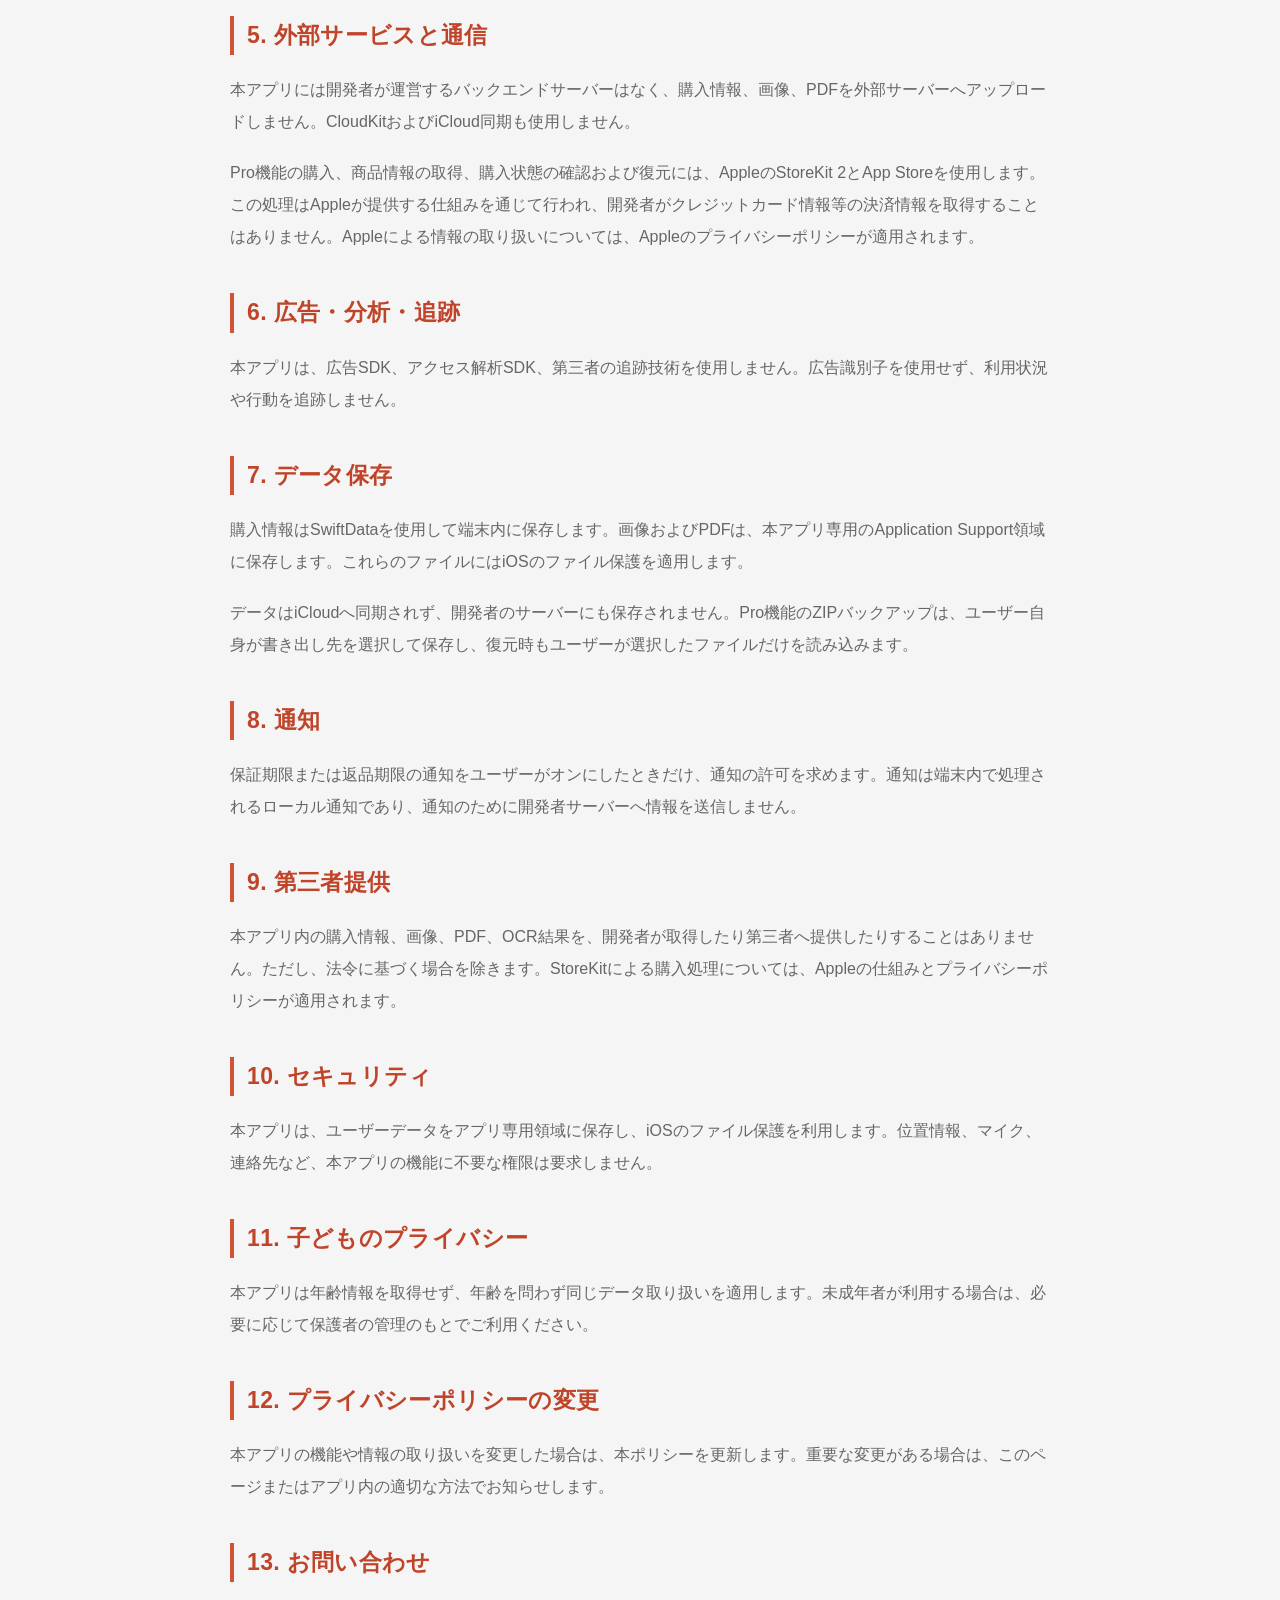
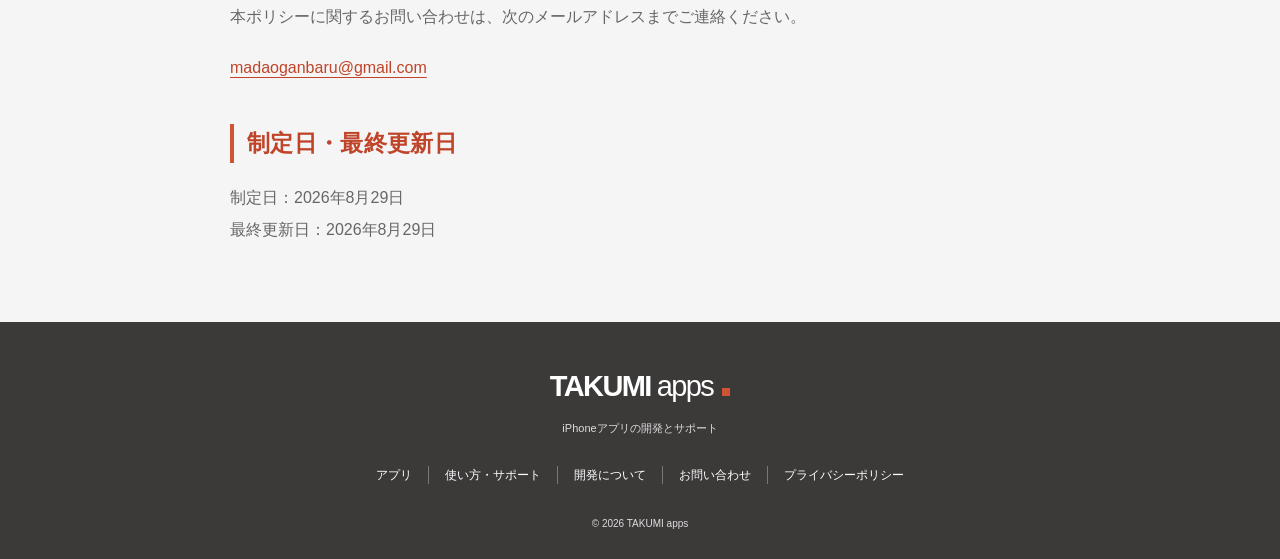
<file: privacy.html>
<!doctype html><html lang="ja"><head>
  <meta charset="utf-8"><meta name="viewport" content="width=device-width, initial-scale=1"><title>レシまも プライバシーポリシー</title><meta name="description" content="レシまものプライバシーポリシーです。情報の取得・利用・保存等について記載します。"><link rel="canonical" href="https://2p94nzg5g9-pixel.github.io/privacy.html">
  <meta property="og:type" content="article"><meta property="og:locale" content="ja_JP"><meta property="og:site_name" content="TAKUMI apps"><meta property="og:title" content="レシまも プライバシーポリシー"><meta property="og:description" content="レシまもの情報の取り扱いについてご案内します。"><meta property="og:url" content="https://2p94nzg5g9-pixel.github.io/privacy.html"><meta property="og:image" content="https://2p94nzg5g9-pixel.github.io/assets/images/og-image.png"><meta name="twitter:card" content="summary_large_image"><meta name="twitter:title" content="レシまも プライバシーポリシー"><meta name="twitter:description" content="レシまもの情報の取り扱いについてご案内します。"><meta name="twitter:image" content="https://2p94nzg5g9-pixel.github.io/assets/images/og-image.png">
  <meta name="theme-color" content="#ffffff"><link rel="icon" href="../../assets/images/favicon.svg" type="image/svg+xml"><link rel="stylesheet" href="../../assets/css/style.css?v=20261101-caminova"><script src="../../assets/js/config.js?v=20261101" defer></script><script src="../../assets/js/main.js?v=20261101" defer></script>
</head><body>
  <a class="skip-link" href="#main">本文へ移動</a><header class="site-header"><div class="header-inner container">
<a class="brand" href="/" aria-label="TAKUMI apps ホーム"><span data-site-name>TAKUMI <span class="brand-light">apps</span></span><span class="brand-dot" aria-hidden="true"></span></a>
<p class="brand-caption">iPhoneアプリの開発とサポート</p>
<div class="header-actions"><button class="theme-toggle icon-button" type="button" data-theme-toggle aria-label="表示テーマを切り替える" title="表示テーマを切り替える"><svg aria-hidden="true" viewBox="0 0 24 24" width="18" height="18"><circle cx="12" cy="12" r="8" fill="none" stroke="currentColor" stroke-width="1.5"/><path d="M12 4a8 8 0 0 1 0 16Z" fill="currentColor"/></svg></button><button class="menu-toggle icon-button" type="button" data-menu-toggle aria-controls="site-nav" aria-expanded="false" aria-label="メニューを開く"><span></span><span></span><span></span></button></div>
<nav class="site-nav" id="site-nav" data-nav aria-label="メインナビゲーション"><a href="/#apps">アプリ<small lang="en">APPS</small></a><a href="/support/">使い方・サポート<small lang="en">SUPPORT</small></a><a href="/about/">開発について<small lang="en">ABOUT</small></a><a href="/contact/">お問い合わせ<small lang="en">CONTACT</small></a></nav></div></header>
  <main id="main"><section class="page-hero"><div class="container page-hero-inner"><nav class="breadcrumbs" aria-label="パンくずリスト"><a href="../../">Home</a><span aria-hidden="true">/</span><a href="./">レシまも</a><span aria-hidden="true">/</span><span>Privacy</span></nav><p class="eyebrow">Privacy Policy</p><h1>プライバシー<br>ポリシー</h1><p>「レシまも」における利用者情報の取り扱いについて定めます。</p><div class="meta-line"><span>制定日：2026年8月29日</span><span>最終更新日：2026年8月29日</span></div></div></section>
  <section class="section section-muted"><article class="content-shell prose">
    <h2>1. はじめに</h2><p>本プライバシーポリシーは、TAKUMI apps（以下「開発者」）が提供するiOSアプリ「レシまも」（以下「本アプリ」）における利用者情報の取り扱いを説明するものです。本アプリは、アカウント作成やログインを必要としません。</p>
    <h2>2. 本アプリで取り扱う情報</h2><p>本アプリは、ユーザーが入力または選択した次の情報を、機能提供のために端末内で処理します。</p><ul><li>レシートの撮影画像および読み取り結果</li><li>ユーザーが選択した写真・画像・PDF</li><li>商品名、購入日、金額、保証期限、返品期限、分類、メモ等の購入情報</li><li>通知設定、お気に入り、アーカイブ等のアプリ内設定</li><li>ユーザーが選択したZIPバックアップファイル</li></ul><p>写真ライブラリ全体を取得することはなく、PhotosPickerでユーザーが選択した画像だけを取り込みます。Filesからも、ユーザーが選択したファイルだけを取り込みます。</p>
    <h2>3. 情報の利用目的</h2><p>これらの情報は、レシートの読み取り、購入情報と期限の管理、検索・分類、書類の保存・閲覧・共有、ローカル通知、バックアップおよび復元など、本アプリの機能をユーザーの端末上で提供するためにのみ使用します。</p>
    <h2>4. OCRとカメラ</h2><p>文字読み取りにはApple Visionを使用し、日本語・英語のOCR処理を端末内で行います。レシート画像や読み取り内容を、外部AIサービスまたは開発者が運営するサーバーへ送信しません。</p><p>カメラの許可は、ユーザーが「カメラでスキャン」を選択したときだけ求めます。撮影にはAppleのVisionKitによる書類スキャナーを使用し、複数ページの撮影に対応します。</p>
    <h2>5. 外部サービスと通信</h2><p>本アプリには開発者が運営するバックエンドサーバーはなく、購入情報、画像、PDFを外部サーバーへアップロードしません。CloudKitおよびiCloud同期も使用しません。</p><p>Pro機能の購入、商品情報の取得、購入状態の確認および復元には、AppleのStoreKit 2とApp Storeを使用します。この処理はAppleが提供する仕組みを通じて行われ、開発者がクレジットカード情報等の決済情報を取得することはありません。Appleによる情報の取り扱いについては、Appleのプライバシーポリシーが適用されます。</p>
    <h2>6. 広告・分析・追跡</h2><p>本アプリは、広告SDK、アクセス解析SDK、第三者の追跡技術を使用しません。広告識別子を使用せず、利用状況や行動を追跡しません。</p>
    <h2>7. データ保存</h2><p>購入情報はSwiftDataを使用して端末内に保存します。画像およびPDFは、本アプリ専用のApplication Support領域に保存します。これらのファイルにはiOSのファイル保護を適用します。</p><p>データはiCloudへ同期されず、開発者のサーバーにも保存されません。Pro機能のZIPバックアップは、ユーザー自身が書き出し先を選択して保存し、復元時もユーザーが選択したファイルだけを読み込みます。</p>
    <h2>8. 通知</h2><p>保証期限または返品期限の通知をユーザーがオンにしたときだけ、通知の許可を求めます。通知は端末内で処理されるローカル通知であり、通知のために開発者サーバーへ情報を送信しません。</p>
    <h2>9. 第三者提供</h2><p>本アプリ内の購入情報、画像、PDF、OCR結果を、開発者が取得したり第三者へ提供したりすることはありません。ただし、法令に基づく場合を除きます。StoreKitによる購入処理については、Appleの仕組みとプライバシーポリシーが適用されます。</p>
    <h2>10. セキュリティ</h2><p>本アプリは、ユーザーデータをアプリ専用領域に保存し、iOSのファイル保護を利用します。位置情報、マイク、連絡先など、本アプリの機能に不要な権限は要求しません。</p>
    <h2>11. 子どものプライバシー</h2><p>本アプリは年齢情報を取得せず、年齢を問わず同じデータ取り扱いを適用します。未成年者が利用する場合は、必要に応じて保護者の管理のもとでご利用ください。</p>
    <h2>12. プライバシーポリシーの変更</h2><p>本アプリの機能や情報の取り扱いを変更した場合は、本ポリシーを更新します。重要な変更がある場合は、このページまたはアプリ内の適切な方法でお知らせします。</p>
    <h2>13. お問い合わせ</h2><p>本ポリシーに関するお問い合わせは、次のメールアドレスまでご連絡ください。</p><p><a href="mailto:madaoganbaru@gmail.com" data-email-link data-contact-email>madaoganbaru@gmail.com</a></p>
    <h2>制定日・最終更新日</h2><p>制定日：2026年8月29日<br>最終更新日：2026年8月29日</p>
  </article></section></main>
  <footer class="site-footer"><div class="container"><div class="footer-grid"><div><a class="brand footer-brand" href="/">TAKUMI <span class="brand-light">apps</span><span class="brand-dot" aria-hidden="true"></span></a><p>iPhoneアプリの開発とサポート</p></div><nav aria-label="フッターナビゲーション"><a href="/#apps">アプリ</a><a href="/support/">使い方・サポート</a><a href="/about/">開発について</a><a href="/contact/">お問い合わせ</a><a href="/apps/kuronumberlog/privacy.html">プライバシーポリシー</a></nav></div><div class="footer-bottom"><p>© <span data-current-year>2026</span> <span data-developer-name>TAKUMI apps</span></p></div></div></footer>
</body></html>
</file>
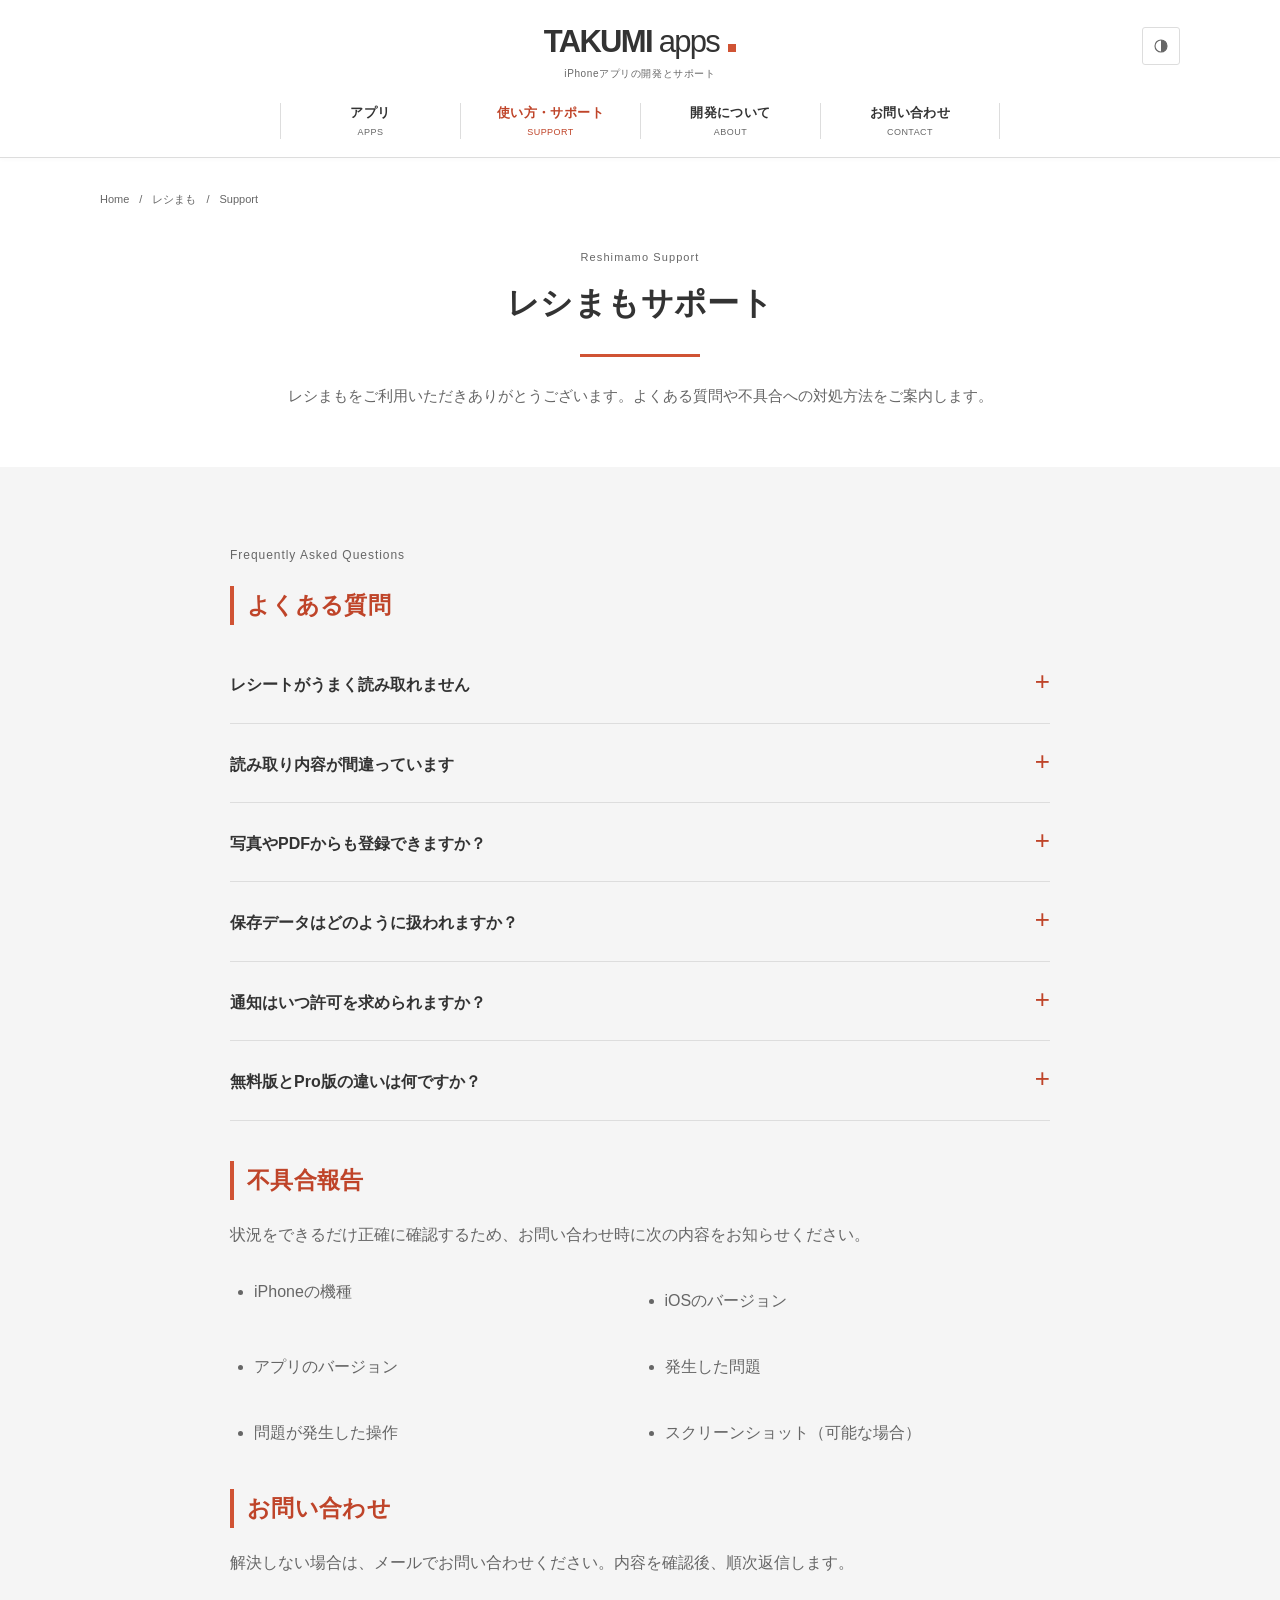
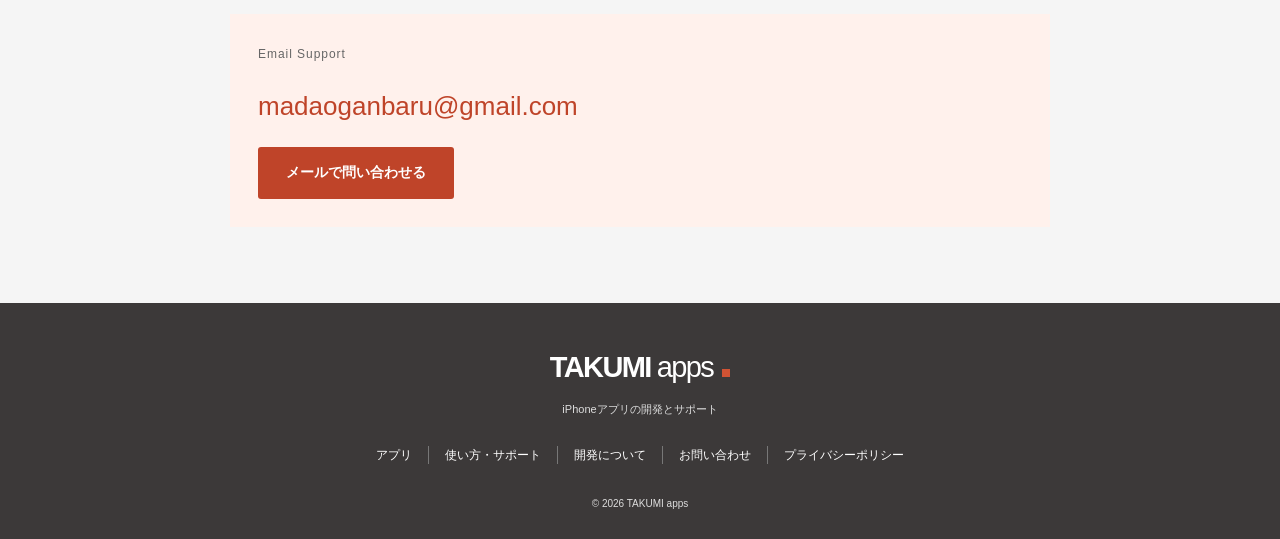
<file: support.html>
<!doctype html><html lang="ja"><head>
  <meta charset="utf-8"><meta name="viewport" content="width=device-width, initial-scale=1"><title>レシまも サポート</title><meta name="description" content="レシまものよくある質問、不具合への対処方法、お問い合わせ先をご案内します。"><link rel="canonical" href="https://2p94nzg5g9-pixel.github.io/support.html">
  <meta property="og:type" content="website"><meta property="og:locale" content="ja_JP"><meta property="og:site_name" content="TAKUMI apps"><meta property="og:title" content="レシまも サポート"><meta property="og:description" content="よくある質問や不具合への対処方法をご案内します。"><meta property="og:url" content="https://2p94nzg5g9-pixel.github.io/support.html"><meta property="og:image" content="https://2p94nzg5g9-pixel.github.io/assets/images/og-image.png"><meta name="twitter:card" content="summary_large_image"><meta name="twitter:title" content="レシまも サポート"><meta name="twitter:description" content="よくある質問や不具合への対処方法をご案内します。"><meta name="twitter:image" content="https://2p94nzg5g9-pixel.github.io/assets/images/og-image.png">
  <meta name="theme-color" content="#ffffff"><link rel="icon" href="../../assets/images/favicon.svg" type="image/svg+xml"><link rel="stylesheet" href="../../assets/css/style.css?v=20261101-caminova"><script src="../../assets/js/config.js?v=20261101" defer></script><script src="../../assets/js/main.js?v=20261101" defer></script>
</head><body>
  <a class="skip-link" href="#main">本文へ移動</a><header class="site-header"><div class="header-inner container">
<a class="brand" href="/" aria-label="TAKUMI apps ホーム"><span data-site-name>TAKUMI <span class="brand-light">apps</span></span><span class="brand-dot" aria-hidden="true"></span></a>
<p class="brand-caption">iPhoneアプリの開発とサポート</p>
<div class="header-actions"><button class="theme-toggle icon-button" type="button" data-theme-toggle aria-label="表示テーマを切り替える" title="表示テーマを切り替える"><svg aria-hidden="true" viewBox="0 0 24 24" width="18" height="18"><circle cx="12" cy="12" r="8" fill="none" stroke="currentColor" stroke-width="1.5"/><path d="M12 4a8 8 0 0 1 0 16Z" fill="currentColor"/></svg></button><button class="menu-toggle icon-button" type="button" data-menu-toggle aria-controls="site-nav" aria-expanded="false" aria-label="メニューを開く"><span></span><span></span><span></span></button></div>
<nav class="site-nav" id="site-nav" data-nav aria-label="メインナビゲーション"><a href="/#apps">アプリ<small lang="en">APPS</small></a><a href="/support/" aria-current="page">使い方・サポート<small lang="en">SUPPORT</small></a><a href="/about/">開発について<small lang="en">ABOUT</small></a><a href="/contact/">お問い合わせ<small lang="en">CONTACT</small></a></nav></div></header>
  <main id="main"><section class="page-hero"><div class="container page-hero-inner"><nav class="breadcrumbs" aria-label="パンくずリスト"><a href="../../">Home</a><span aria-hidden="true">/</span><a href="./">レシまも</a><span aria-hidden="true">/</span><span>Support</span></nav><p class="eyebrow">Reshimamo Support</p><h1>レシまも<br>サポート</h1><p>レシまもをご利用いただきありがとうございます。よくある質問や不具合への対処方法をご案内します。</p></div></section>
  <section class="section section-muted"><div class="content-shell prose"><p class="eyebrow">Frequently Asked Questions</p><h2 style="margin-top:0">よくある質問</h2>
    <div class="faq-list">
      <details class="faq-item"><summary>レシートがうまく読み取れません</summary><div class="faq-answer"><p>以下をご確認ください。</p><ul><li>レシート全体が写っている</li><li>明るい場所で撮影する</li><li>レシートの文字にピントを合わせる</li><li>強い影が入らないようにする</li><li>レシートをできるだけ平らにする</li></ul></div></details>
      <details class="faq-item"><summary>読み取り内容が間違っています</summary><div class="faq-answer"><p>OCR処理では、印刷状態や撮影環境により認識結果に誤りが発生する場合があります。読み取り後の購入情報は編集できますので、内容を確認し、必要に応じて修正してください。</p></div></details>
      <details class="faq-item"><summary>写真やPDFからも登録できますか？</summary><div class="faq-answer"><p>写真・画像・PDFを選択して取り込めます。写真ライブラリ全体へアクセスするのではなく、ユーザーが選択した画像だけを取得します。Filesからも、選択したファイルだけを取り込みます。</p></div></details>
      <details class="faq-item"><summary>保存データはどのように扱われますか？</summary><div class="faq-answer"><p>購入情報、画像、PDFは端末内のアプリ専用領域へ保存されます。iCloud同期や開発者運営サーバーへのアップロードは行いません。詳細はプライバシーポリシーをご確認ください。</p><p><a href="./privacy.html">プライバシーポリシーを確認する</a></p></div></details>
      <details class="faq-item"><summary>通知はいつ許可を求められますか？</summary><div class="faq-answer"><p>保証期限または返品期限の通知をオンにしたときだけ、通知の許可を求めます。通知は端末内で処理されるローカル通知です。</p></div></details>
      <details class="faq-item"><summary>無料版とPro版の違いは何ですか？</summary><div class="faq-answer"><p>無料では購入記録を5件まで登録できます。Proでは登録数が無制限になり、追加書類の保存、一括CSV／PDF書き出し、完全ZIPバックアップ／復元を利用できます。Proは買い切りです。</p></div></details>
    </div>
    <h2>不具合報告</h2><p>状況をできるだけ正確に確認するため、お問い合わせ時に次の内容をお知らせください。</p><ul class="report-grid"><li>iPhoneの機種</li><li>iOSのバージョン</li><li>アプリのバージョン</li><li>発生した問題</li><li>問題が発生した操作</li><li>スクリーンショット（可能な場合）</li></ul>
    <h2>お問い合わせ</h2><p>解決しない場合は、メールでお問い合わせください。内容を確認後、順次返信します。</p><div class="email-card"><p class="eyebrow">Email Support</p><a class="email-address" href="mailto:madaoganbaru@gmail.com" data-email-link data-contact-email>madaoganbaru@gmail.com</a><a class="button button-primary" href="mailto:madaoganbaru@gmail.com?subject=レシまもについてのお問い合わせ" data-email-link data-email-subject="レシまもについてのお問い合わせ">メールで問い合わせる</a></div>
  </div></section></main>
  <footer class="site-footer"><div class="container"><div class="footer-grid"><div><a class="brand footer-brand" href="/">TAKUMI <span class="brand-light">apps</span><span class="brand-dot" aria-hidden="true"></span></a><p>iPhoneアプリの開発とサポート</p></div><nav aria-label="フッターナビゲーション"><a href="/#apps">アプリ</a><a href="/support/">使い方・サポート</a><a href="/about/">開発について</a><a href="/contact/">お問い合わせ</a><a href="/apps/kuronumberlog/privacy.html">プライバシーポリシー</a></nav></div><div class="footer-bottom"><p>© <span data-current-year>2026</span> <span data-developer-name>TAKUMI apps</span></p></div></div></footer>
</body></html>
</file>
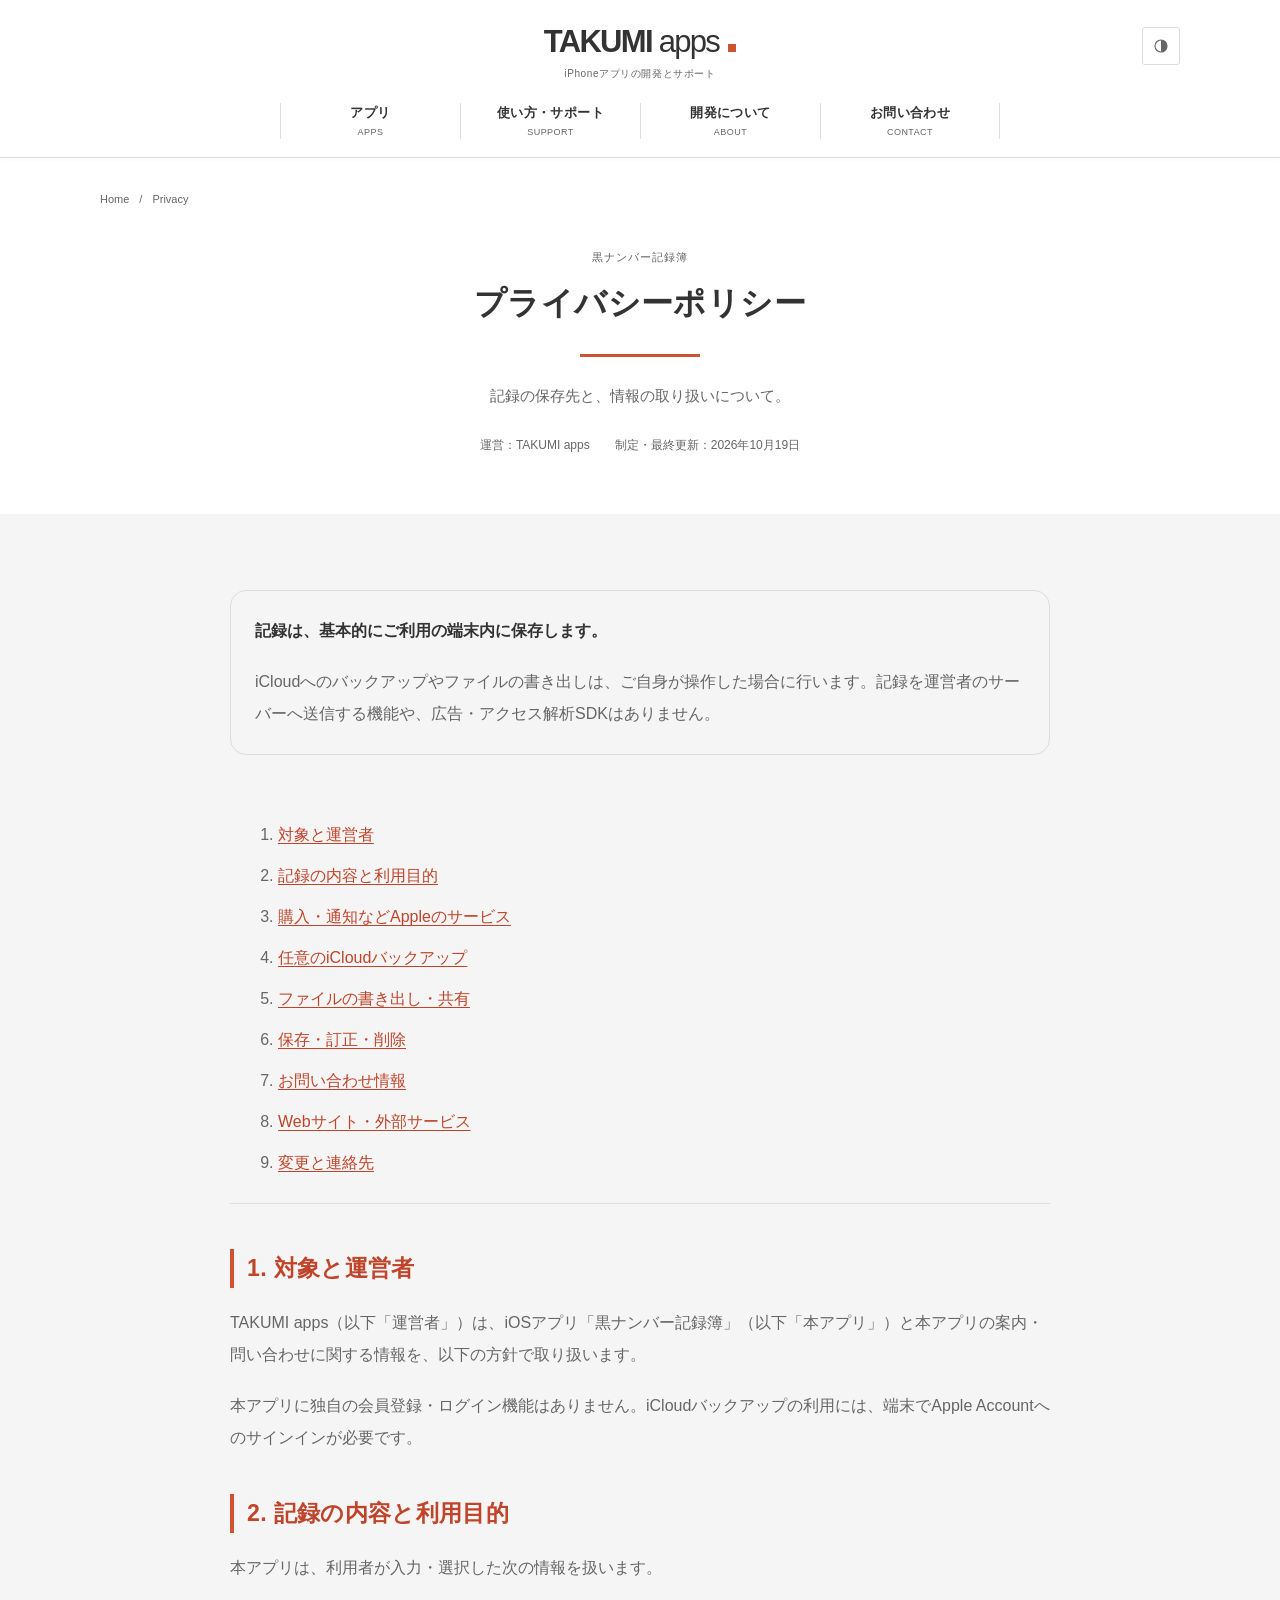
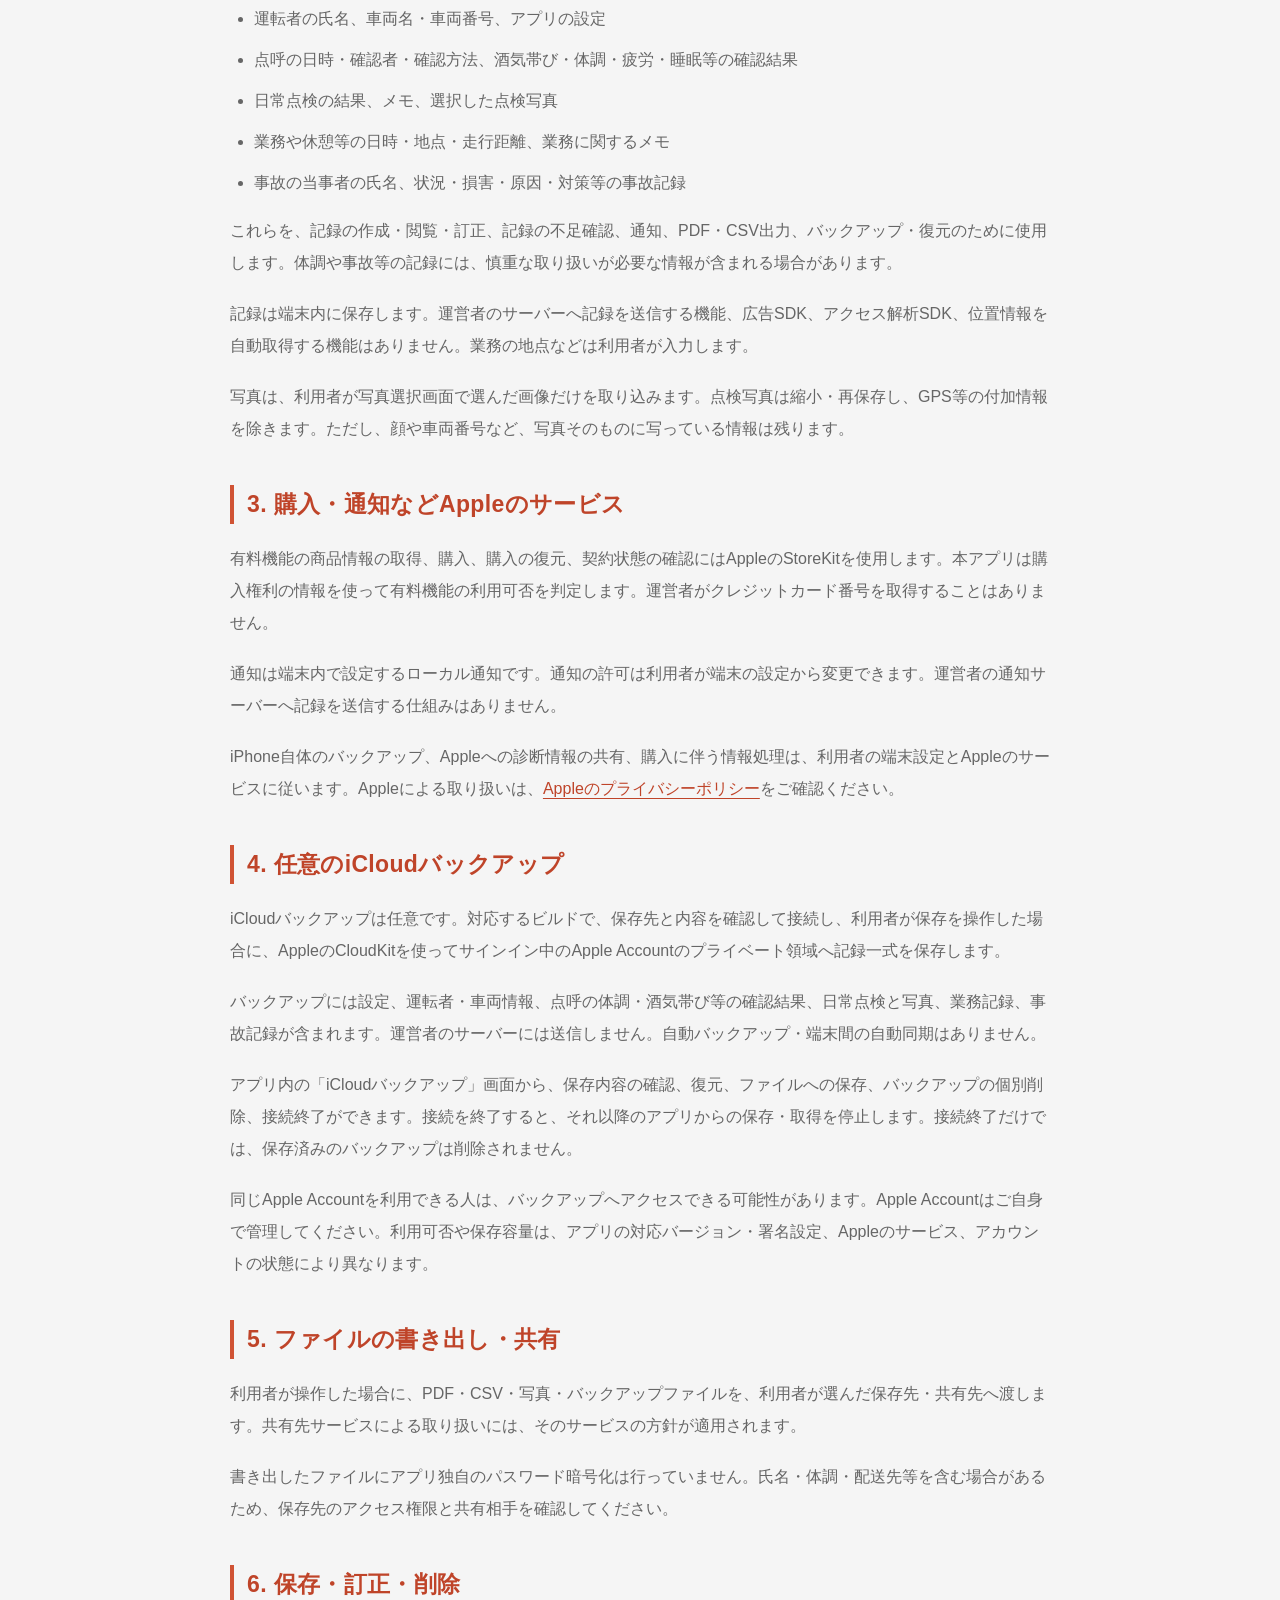
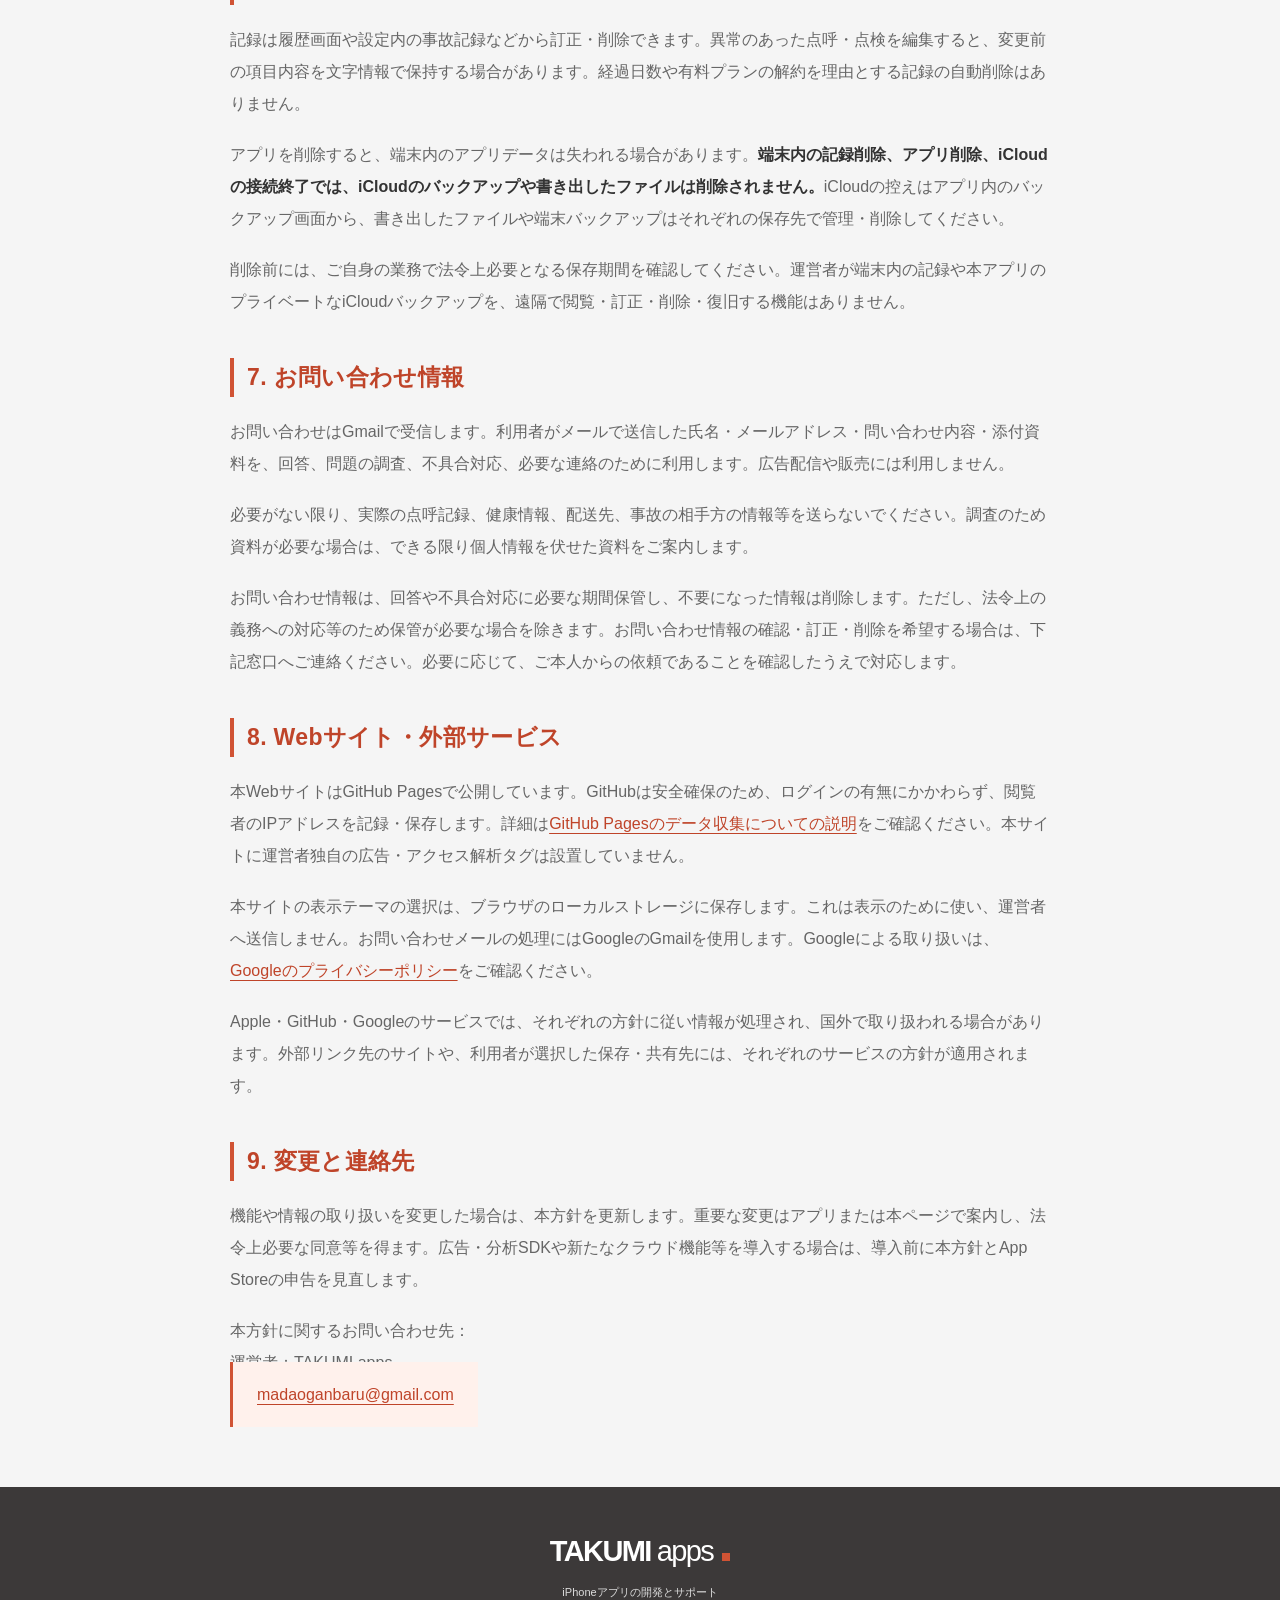
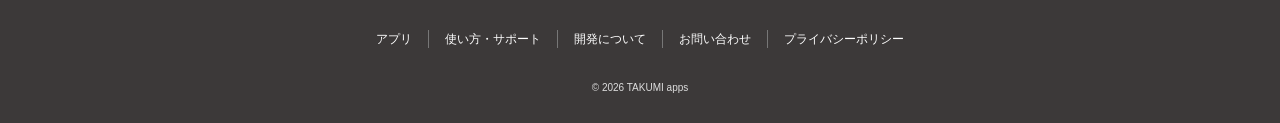
<file: apps/kuronumberlog/privacy.html>
<!doctype html>
<html lang="ja">
<head>
  <meta charset="utf-8">
  <meta name="viewport" content="width=device-width, initial-scale=1">
  <title>黒ナンバー記録簿 プライバシーポリシー | TAKUMI apps</title>
  <meta name="description" content="黒ナンバー記録簿の端末内の記録、任意のiCloudバックアップ、購入、問い合わせ情報の取り扱いについてご案内します。">
  <link rel="canonical" href="https://2p94nzg5g9-pixel.github.io/apps/kuronumberlog/privacy.html">
  <meta property="og:type" content="article">
  <meta property="og:locale" content="ja_JP">
  <meta property="og:site_name" content="TAKUMI apps">
  <meta property="og:title" content="黒ナンバー記録簿 プライバシーポリシー">
  <meta property="og:description" content="端末内の記録と任意のiCloudバックアップなど、情報の取り扱いをご案内します。">
  <meta property="og:url" content="https://2p94nzg5g9-pixel.github.io/apps/kuronumberlog/privacy.html">
  <meta name="theme-color" content="#ffffff">
  <link rel="icon" href="../../assets/images/favicon.svg" type="image/svg+xml">
  <link rel="stylesheet" href="../../assets/css/style.css?v=20261101-caminova">
  <script src="../../assets/js/config.js?v=20261101" defer></script>
  <script src="../../assets/js/main.js?v=20261101" defer></script>
  <style>
    .policy-summary { margin: 0 0 40px; padding: 24px; border: 1px solid var(--border); border-radius: 16px; background: var(--surface); }
    .policy-summary p:last-child { margin-bottom: 0; }
    .policy-toc { padding-bottom: 24px; border-bottom: 1px solid var(--border); }
    .policy-toc a { text-underline-offset: .2em; }
    .prose h2 { scroll-margin-top: 100px; }
    .policy-contact { overflow-wrap: anywhere; }
    @media print { .site-header, .site-footer, .policy-toc { display: none; } .page-hero, .section { padding: 20px 0; } .prose h2 { margin-top: 28px; } }
  </style>
</head>
<body>
  <a class="skip-link" href="#main">本文へ移動</a>
<header class="site-header"><div class="header-inner container">
<a class="brand" href="/" aria-label="TAKUMI apps ホーム"><span data-site-name>TAKUMI <span class="brand-light">apps</span></span><span class="brand-dot" aria-hidden="true"></span></a>
<p class="brand-caption">iPhoneアプリの開発とサポート</p>
<div class="header-actions"><button class="theme-toggle icon-button" type="button" data-theme-toggle aria-label="表示テーマを切り替える" title="表示テーマを切り替える"><svg aria-hidden="true" viewBox="0 0 24 24" width="18" height="18"><circle cx="12" cy="12" r="8" fill="none" stroke="currentColor" stroke-width="1.5"/><path d="M12 4a8 8 0 0 1 0 16Z" fill="currentColor"/></svg></button><button class="menu-toggle icon-button" type="button" data-menu-toggle aria-controls="site-nav" aria-expanded="false" aria-label="メニューを開く"><span></span><span></span><span></span></button></div>
<nav class="site-nav" id="site-nav" data-nav aria-label="メインナビゲーション"><a href="/#apps">アプリ<small lang="en">APPS</small></a><a href="/support/">使い方・サポート<small lang="en">SUPPORT</small></a><a href="/about/">開発について<small lang="en">ABOUT</small></a><a href="/contact/">お問い合わせ<small lang="en">CONTACT</small></a></nav></div></header>
  <main id="main">
    <section class="page-hero">
      <div class="container page-hero-inner">
        <nav class="breadcrumbs" aria-label="パンくずリスト"><a href="../../">Home</a><span aria-hidden="true">/</span><span>Privacy</span></nav>
        <p class="eyebrow">黒ナンバー記録簿</p>
        <h1>プライバシー<br>ポリシー</h1>
        <p>記録の保存先と、情報の取り扱いについて。</p>
        <div class="meta-line"><span>運営：TAKUMI apps</span><span>制定・最終更新：<time datetime="2026-10-19">2026年10月19日</time></span></div>
      </div>
    </section>
    <section class="section section-muted">
      <article class="content-shell prose" aria-label="黒ナンバー記録簿のプライバシーポリシー本文">
        <div class="policy-summary">
          <p><strong>記録は、基本的にご利用の端末内に保存します。</strong></p>
          <p>iCloudへのバックアップやファイルの書き出しは、ご自身が操作した場合に行います。記録を運営者のサーバーへ送信する機能や、広告・アクセス解析SDKはありません。</p>
        </div>
        <nav class="policy-toc" aria-label="このページの目次">
          <ol>
            <li><a href="#scope">対象と運営者</a></li>
            <li><a href="#records">記録の内容と利用目的</a></li>
            <li><a href="#apple">購入・通知などAppleのサービス</a></li>
            <li><a href="#icloud">任意のiCloudバックアップ</a></li>
            <li><a href="#export">ファイルの書き出し・共有</a></li>
            <li><a href="#deletion">保存・訂正・削除</a></li>
            <li><a href="#support">お問い合わせ情報</a></li>
            <li><a href="#website">Webサイト・外部サービス</a></li>
            <li><a href="#changes">変更と連絡先</a></li>
          </ol>
        </nav>

        <h2 id="scope">1. 対象と運営者</h2>
        <p>TAKUMI apps（以下「運営者」）は、iOSアプリ「黒ナンバー記録簿」（以下「本アプリ」）と本アプリの案内・問い合わせに関する情報を、以下の方針で取り扱います。</p>
        <p>本アプリに独自の会員登録・ログイン機能はありません。iCloudバックアップの利用には、端末でApple Accountへのサインインが必要です。</p>

        <h2 id="records">2. 記録の内容と利用目的</h2>
        <p>本アプリは、利用者が入力・選択した次の情報を扱います。</p>
        <ul>
          <li>運転者の氏名、車両名・車両番号、アプリの設定</li>
          <li>点呼の日時・確認者・確認方法、酒気帯び・体調・疲労・睡眠等の確認結果</li>
          <li>日常点検の結果、メモ、選択した点検写真</li>
          <li>業務や休憩等の日時・地点・走行距離、業務に関するメモ</li>
          <li>事故の当事者の氏名、状況・損害・原因・対策等の事故記録</li>
        </ul>
        <p>これらを、記録の作成・閲覧・訂正、記録の不足確認、通知、PDF・CSV出力、バックアップ・復元のために使用します。体調や事故等の記録には、慎重な取り扱いが必要な情報が含まれる場合があります。</p>
        <p>記録は端末内に保存します。運営者のサーバーへ記録を送信する機能、広告SDK、アクセス解析SDK、位置情報を自動取得する機能はありません。業務の地点などは利用者が入力します。</p>
        <p>写真は、利用者が写真選択画面で選んだ画像だけを取り込みます。点検写真は縮小・再保存し、GPS等の付加情報を除きます。ただし、顔や車両番号など、写真そのものに写っている情報は残ります。</p>

        <h2 id="apple">3. 購入・通知などAppleのサービス</h2>
        <p>有料機能の商品情報の取得、購入、購入の復元、契約状態の確認にはAppleのStoreKitを使用します。本アプリは購入権利の情報を使って有料機能の利用可否を判定します。運営者がクレジットカード番号を取得することはありません。</p>
        <p>通知は端末内で設定するローカル通知です。通知の許可は利用者が端末の設定から変更できます。運営者の通知サーバーへ記録を送信する仕組みはありません。</p>
        <p>iPhone自体のバックアップ、Appleへの診断情報の共有、購入に伴う情報処理は、利用者の端末設定とAppleのサービスに従います。Appleによる取り扱いは、<a href="https://www.apple.com/legal/privacy/jp/">Appleのプライバシーポリシー</a>をご確認ください。</p>

        <h2 id="icloud">4. 任意のiCloudバックアップ</h2>
        <p>iCloudバックアップは任意です。対応するビルドで、保存先と内容を確認して接続し、利用者が保存を操作した場合に、AppleのCloudKitを使ってサインイン中のApple Accountのプライベート領域へ記録一式を保存します。</p>
        <p>バックアップには設定、運転者・車両情報、点呼の体調・酒気帯び等の確認結果、日常点検と写真、業務記録、事故記録が含まれます。運営者のサーバーには送信しません。自動バックアップ・端末間の自動同期はありません。</p>
        <p>アプリ内の「iCloudバックアップ」画面から、保存内容の確認、復元、ファイルへの保存、バックアップの個別削除、接続終了ができます。接続を終了すると、それ以降のアプリからの保存・取得を停止します。接続終了だけでは、保存済みのバックアップは削除されません。</p>
        <p>同じApple Accountを利用できる人は、バックアップへアクセスできる可能性があります。Apple Accountはご自身で管理してください。利用可否や保存容量は、アプリの対応バージョン・署名設定、Appleのサービス、アカウントの状態により異なります。</p>

        <h2 id="export">5. ファイルの書き出し・共有</h2>
        <p>利用者が操作した場合に、PDF・CSV・写真・バックアップファイルを、利用者が選んだ保存先・共有先へ渡します。共有先サービスによる取り扱いには、そのサービスの方針が適用されます。</p>
        <p>書き出したファイルにアプリ独自のパスワード暗号化は行っていません。氏名・体調・配送先等を含む場合があるため、保存先のアクセス権限と共有相手を確認してください。</p>

        <h2 id="deletion">6. 保存・訂正・削除</h2>
        <p>記録は履歴画面や設定内の事故記録などから訂正・削除できます。異常のあった点呼・点検を編集すると、変更前の項目内容を文字情報で保持する場合があります。経過日数や有料プランの解約を理由とする記録の自動削除はありません。</p>
        <p>アプリを削除すると、端末内のアプリデータは失われる場合があります。<strong>端末内の記録削除、アプリ削除、iCloudの接続終了では、iCloudのバックアップや書き出したファイルは削除されません。</strong>iCloudの控えはアプリ内のバックアップ画面から、書き出したファイルや端末バックアップはそれぞれの保存先で管理・削除してください。</p>
        <p>削除前には、ご自身の業務で法令上必要となる保存期間を確認してください。運営者が端末内の記録や本アプリのプライベートなiCloudバックアップを、遠隔で閲覧・訂正・削除・復旧する機能はありません。</p>

        <h2 id="support">7. お問い合わせ情報</h2>
        <p>お問い合わせはGmailで受信します。利用者がメールで送信した氏名・メールアドレス・問い合わせ内容・添付資料を、回答、問題の調査、不具合対応、必要な連絡のために利用します。広告配信や販売には利用しません。</p>
        <p>必要がない限り、実際の点呼記録、健康情報、配送先、事故の相手方の情報等を送らないでください。調査のため資料が必要な場合は、できる限り個人情報を伏せた資料をご案内します。</p>
        <p>お問い合わせ情報は、回答や不具合対応に必要な期間保管し、不要になった情報は削除します。ただし、法令上の義務への対応等のため保管が必要な場合を除きます。お問い合わせ情報の確認・訂正・削除を希望する場合は、下記窓口へご連絡ください。必要に応じて、ご本人からの依頼であることを確認したうえで対応します。</p>

        <h2 id="website">8. Webサイト・外部サービス</h2>
        <p>本WebサイトはGitHub Pagesで公開しています。GitHubは安全確保のため、ログインの有無にかかわらず、閲覧者のIPアドレスを記録・保存します。詳細は<a href="https://docs.github.com/en/pages/getting-started-with-github-pages/what-is-github-pages#data-collection">GitHub Pagesのデータ収集についての説明</a>をご確認ください。本サイトに運営者独自の広告・アクセス解析タグは設置していません。</p>
        <p>本サイトの表示テーマの選択は、ブラウザのローカルストレージに保存します。これは表示のために使い、運営者へ送信しません。お問い合わせメールの処理にはGoogleのGmailを使用します。Googleによる取り扱いは、<a href="https://policies.google.com/privacy?hl=ja">Googleのプライバシーポリシー</a>をご確認ください。</p>
        <p>Apple・GitHub・Googleのサービスでは、それぞれの方針に従い情報が処理され、国外で取り扱われる場合があります。外部リンク先のサイトや、利用者が選択した保存・共有先には、それぞれのサービスの方針が適用されます。</p>

        <h2 id="changes">9. 変更と連絡先</h2>
        <p>機能や情報の取り扱いを変更した場合は、本方針を更新します。重要な変更はアプリまたは本ページで案内し、法令上必要な同意等を得ます。広告・分析SDKや新たなクラウド機能等を導入する場合は、導入前に本方針とApp Storeの申告を見直します。</p>
        <p>本方針に関するお問い合わせ先：<br>運営者：TAKUMI apps<br><a class="policy-contact" href="mailto:madaoganbaru@gmail.com?subject=黒ナンバー記録簿のプライバシーについて">madaoganbaru@gmail.com</a></p>
      </article>
    </section>
  </main>
  <footer class="site-footer"><div class="container"><div class="footer-grid"><div><a class="brand footer-brand" href="/">TAKUMI <span class="brand-light">apps</span><span class="brand-dot" aria-hidden="true"></span></a><p>iPhoneアプリの開発とサポート</p></div><nav aria-label="フッターナビゲーション"><a href="/#apps">アプリ</a><a href="/support/">使い方・サポート</a><a href="/about/">開発について</a><a href="/contact/">お問い合わせ</a><a href="/apps/kuronumberlog/privacy.html">プライバシーポリシー</a></nav></div><div class="footer-bottom"><p>© <span data-current-year>2026</span> <span data-developer-name>TAKUMI apps</span></p></div></div></footer>
</body>
</html>
</file>
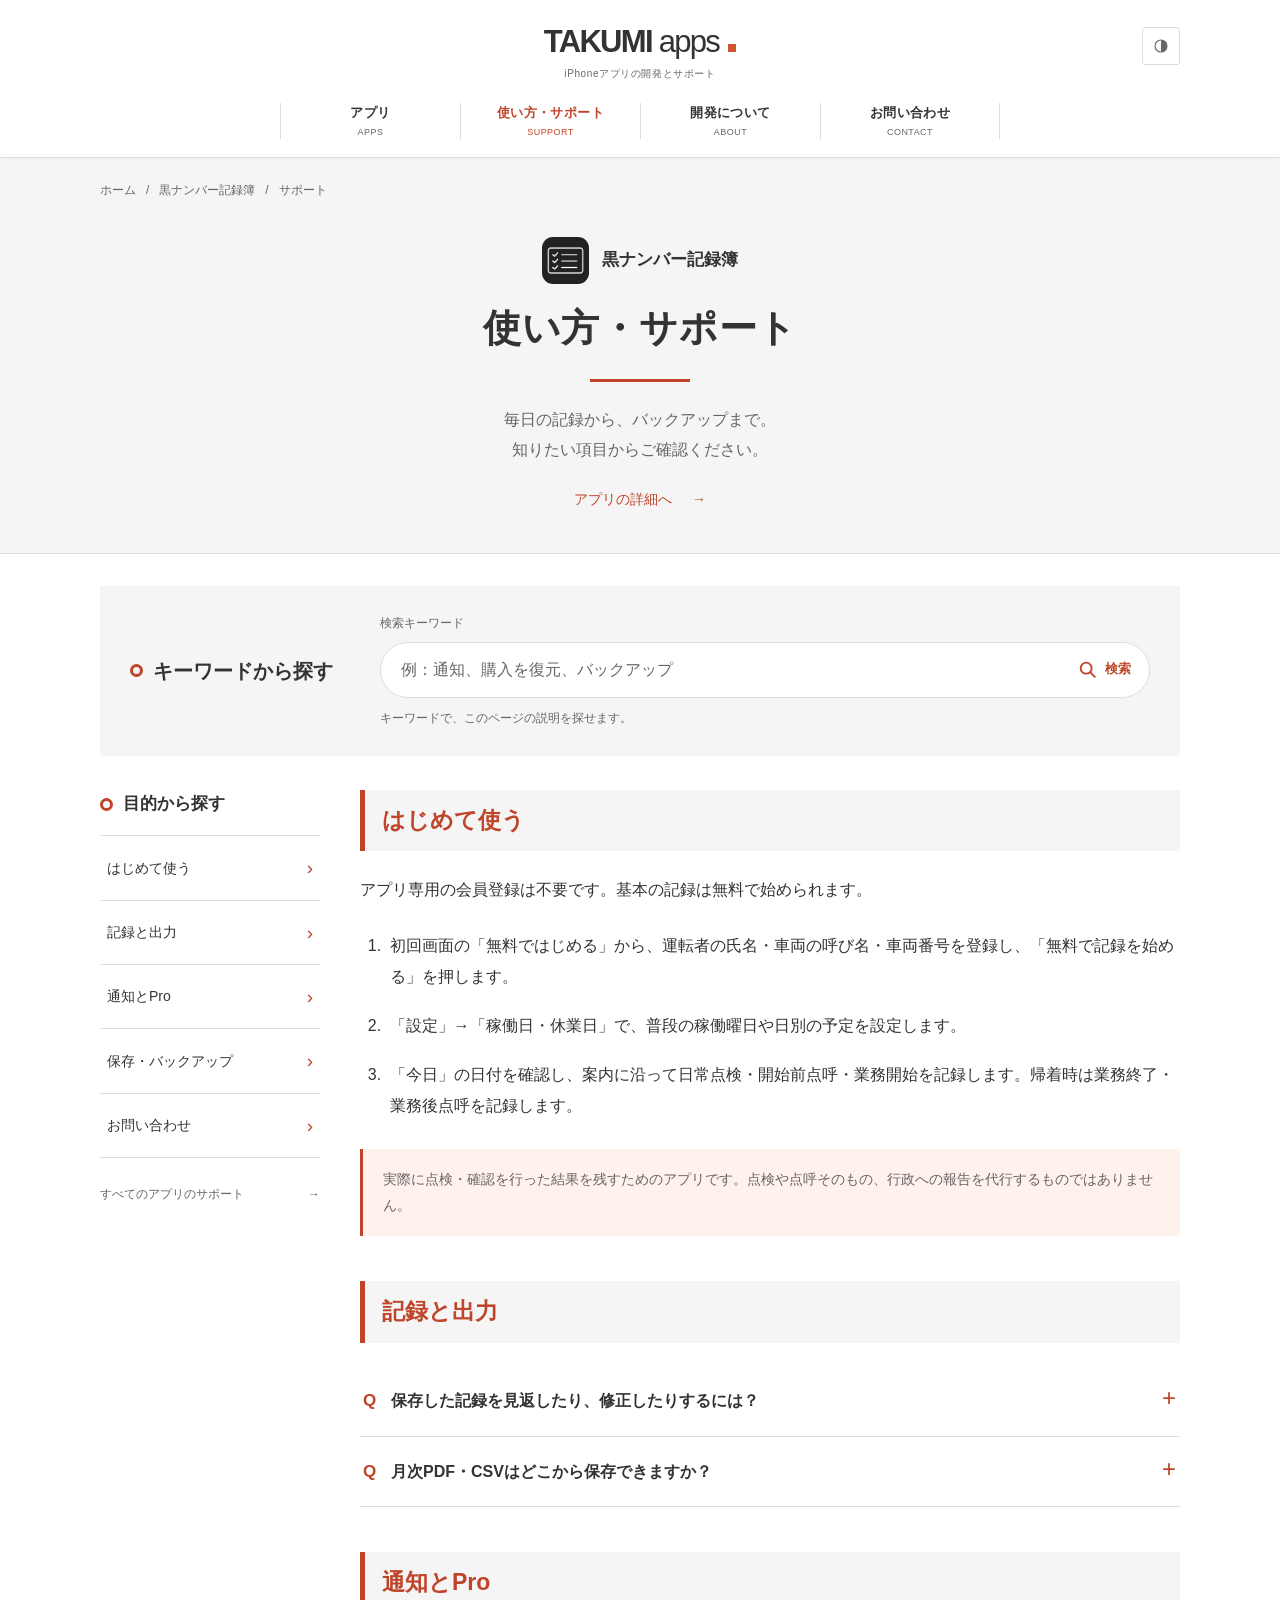
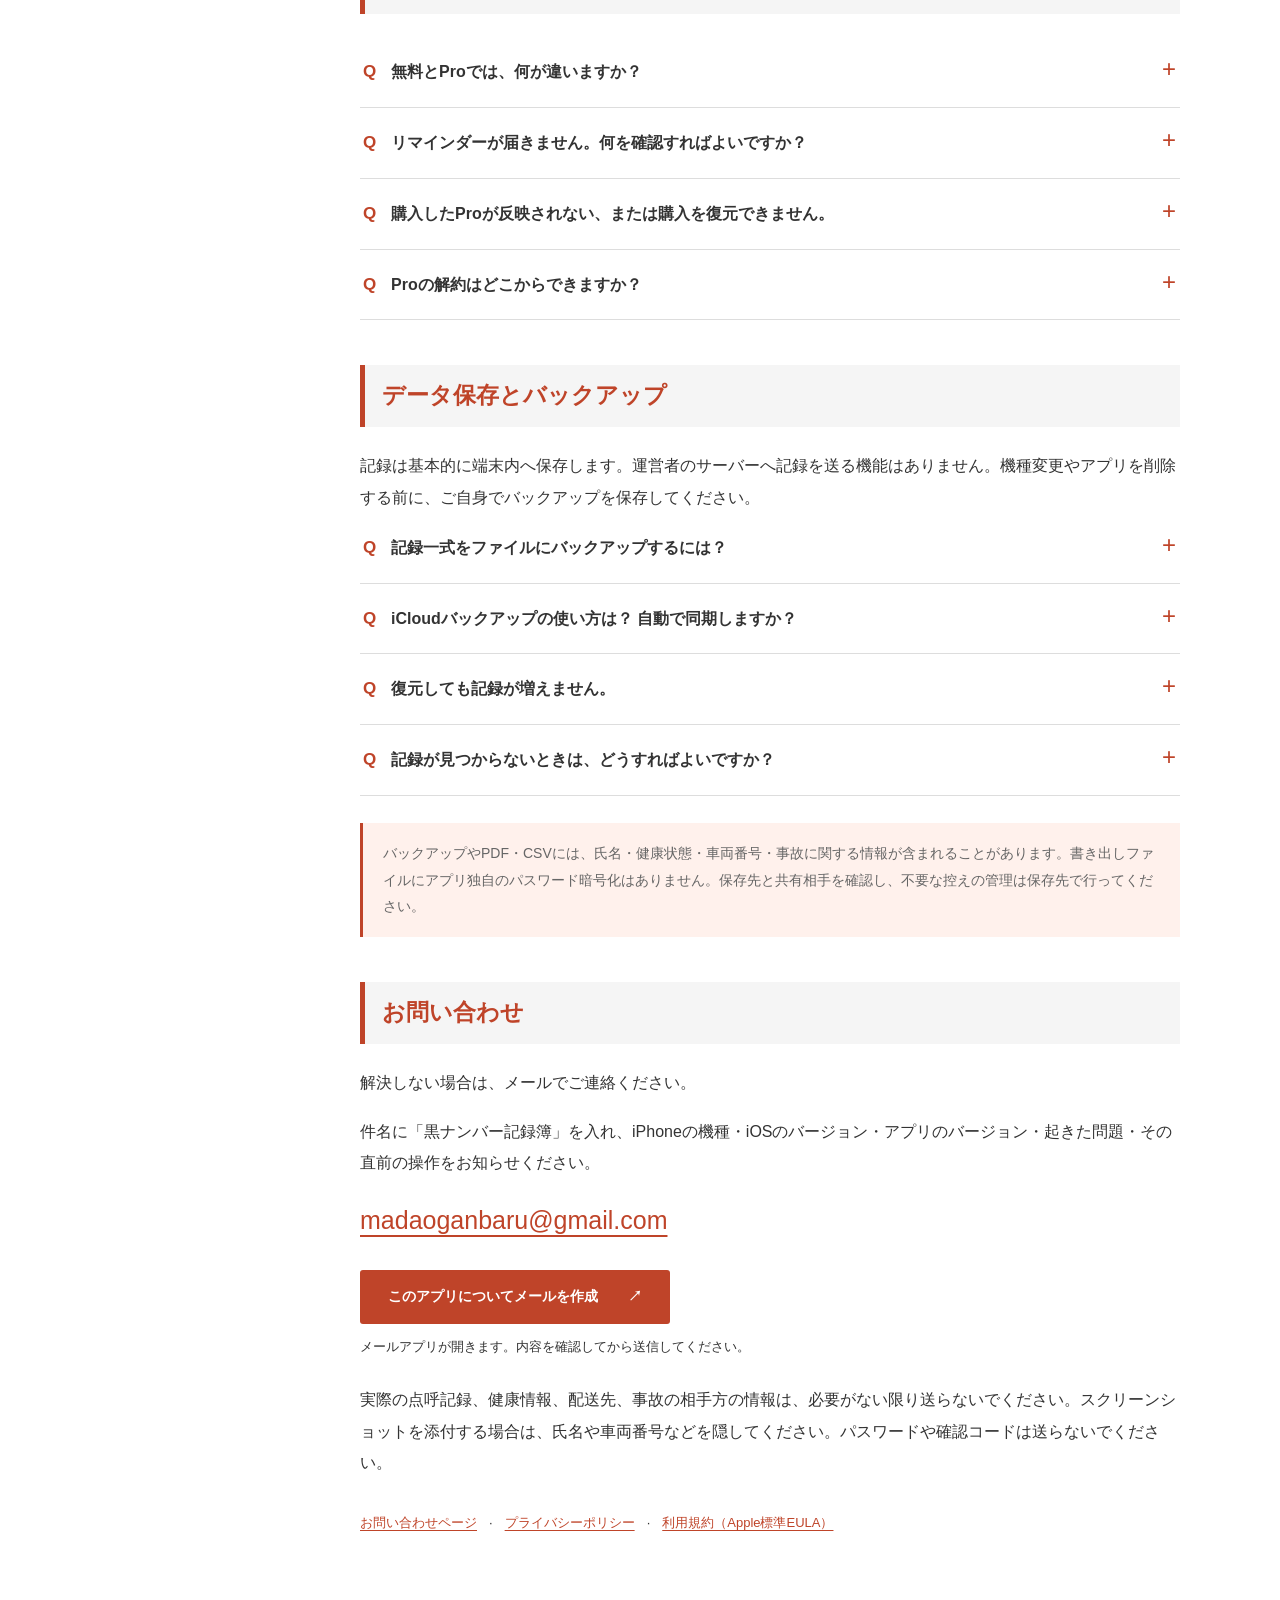
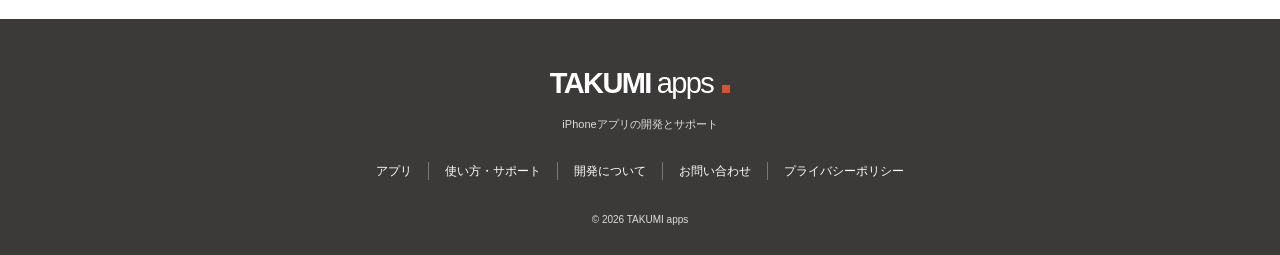
<file: apps/kuronumberlog/support.html>
<!doctype html>
<html lang="ja"><head><meta charset="utf-8"><meta name="viewport" content="width=device-width,initial-scale=1">
<title>黒ナンバー記録簿の使い方・FAQ｜TAKUMI apps</title><meta name="description" content="黒ナンバー記録簿の基本操作、PDF・CSV出力、通知、Proの購入・復元、手動バックアップの使い方と注意事項。"><link rel="canonical" href="https://2p94nzg5g9-pixel.github.io/apps/kuronumberlog/support.html">
<meta property="og:type" content="website"><meta property="og:locale" content="ja_JP"><meta property="og:site_name" content="TAKUMI apps"><meta property="og:title" content="黒ナンバー記録簿の使い方・FAQ｜TAKUMI apps"><meta property="og:description" content="黒ナンバー記録簿の基本操作、PDF・CSV出力、通知、Proの購入・復元、手動バックアップの使い方と注意事項。"><meta property="og:url" content="https://2p94nzg5g9-pixel.github.io/apps/kuronumberlog/support.html"><meta property="og:image" content="https://2p94nzg5g9-pixel.github.io/assets/images/og-image.png"><meta name="twitter:card" content="summary_large_image"><meta name="theme-color" content="#ffffff">
<link rel="icon" href="../../assets/images/favicon.svg" type="image/svg+xml"><link rel="stylesheet" href="../../assets/css/style.css?v=20261101-caminova"><link rel="stylesheet" href="../../assets/css/support.css?v=20261101-caminova"><script src="../../assets/js/support.js?v=20261101-caminova" defer></script><script src="../../assets/js/config.js?v=20261101" defer></script><script src="../../assets/js/main.js?v=20261101" defer></script></head>
<body class="support-site"><a class="skip-link" href="#main">本文へ移動</a>
<header class="site-header"><div class="header-inner container">
<a class="brand" href="/" aria-label="TAKUMI apps ホーム"><span data-site-name>TAKUMI <span class="brand-light">apps</span></span><span class="brand-dot" aria-hidden="true"></span></a>
<p class="brand-caption">iPhoneアプリの開発とサポート</p>
<div class="header-actions"><button class="theme-toggle icon-button" type="button" data-theme-toggle aria-label="表示テーマを切り替える" title="表示テーマを切り替える"><svg aria-hidden="true" viewBox="0 0 24 24" width="18" height="18"><circle cx="12" cy="12" r="8" fill="none" stroke="currentColor" stroke-width="1.5"/><path d="M12 4a8 8 0 0 1 0 16Z" fill="currentColor"/></svg></button><button class="menu-toggle icon-button" type="button" data-menu-toggle aria-controls="site-nav" aria-expanded="false" aria-label="メニューを開く"><span></span><span></span><span></span></button></div>
<nav class="site-nav" id="site-nav" data-nav aria-label="メインナビゲーション"><a href="/#apps">アプリ<small lang="en">APPS</small></a><a href="/support/" aria-current="page">使い方・サポート<small lang="en">SUPPORT</small></a><a href="/about/">開発について<small lang="en">ABOUT</small></a><a href="/contact/">お問い合わせ<small lang="en">CONTACT</small></a></nav></div></header><main id="main" class="help-page help-app-page">
<div class="help-title-band"><div class="container"><nav class="breadcrumbs" aria-label="パンくずリスト"><a href="../../">ホーム</a><span aria-hidden="true">/</span><a href="./">黒ナンバー記録簿</a><span aria-hidden="true">/</span><span>サポート</span></nav><div class="help-product-label"><img src="../../assets/images/apps/kuronumberlog/icon.png" width="52" height="52" alt=""><span>黒ナンバー記録簿</span></div><h1>使い方・サポート</h1><p class="help-lead">毎日の記録から、バックアップまで。<br>知りたい項目からご確認ください。</p><a class="help-back-link" href="./">アプリの詳細へ <span aria-hidden="true">→</span></a></div></div>
<section class="container help-app-search" aria-labelledby="help-keyword-title"><div class="help-search-slab"><h2 id="help-keyword-title" class="help-path-title">キーワードから探す</h2><form class="help-search" role="search" aria-label="このサポートページ内を検索" data-help-search hidden><label for="help-query">検索キーワード</label><div class="help-search-field"><input type="search" id="help-query" name="q" placeholder="例：通知、購入を復元、バックアップ" autocomplete="off" aria-describedby="help-search-status"><button type="submit" class="help-search-submit"><svg viewBox="0 0 24 24" width="22" height="22" fill="none" stroke="currentColor" stroke-width="2" aria-hidden="true"><circle cx="10" cy="10" r="6"/><path d="m14.5 14.5 5.5 5.5"/></svg><span>検索</span></button><button type="button" class="help-search-reset" data-help-reset hidden aria-label="検索を解除">解除</button></div><p id="help-search-status" class="help-search-status" role="status" aria-live="polite">キーワードで、このページの説明を探せます。</p></form><noscript><p>下の「目的から探す」から、知りたい項目をご確認ください。</p></noscript></div></section>
<div class="container help-layout"><aside class="help-toc"><p class="help-toc-label">目的から探す</p><nav aria-label="このページの目次"><a href="#start">はじめて使う <span aria-hidden="true">›</span></a><a href="#records">記録と出力 <span aria-hidden="true">›</span></a><a href="#pro">通知とPro <span aria-hidden="true">›</span></a><a href="#backup">保存・バックアップ <span aria-hidden="true">›</span></a><a href="#contact">お問い合わせ <span aria-hidden="true">›</span></a></nav><a class="help-toc-back" href="../../support/">すべてのアプリのサポート <span aria-hidden="true">→</span></a></aside><div class="help-article support-document" data-help-content>
<div class="help-empty" data-help-empty hidden><h2>一致する項目がありません</h2><p>短い言葉や、別のキーワードでお試しください。</p><button class="button button-secondary" type="button" data-help-reset>検索を解除して、すべて表示</button><a href="#contact" data-help-contact>お問い合わせを見る <span aria-hidden="true">→</span></a></div>
<section id="start" data-help-section>
<h2>はじめて使う</h2>
<p>アプリ専用の会員登録は不要です。基本の記録は無料で始められます。</p>
<ol>
<li>初回画面の「無料ではじめる」から、運転者の氏名・車両の呼び名・車両番号を登録し、「無料で記録を始める」を押します。</li>
<li>「設定」→「稼働日・休業日」で、普段の稼働曜日や日別の予定を設定します。</li>
<li>「今日」の日付を確認し、案内に沿って日常点検・開始前点呼・業務開始を記録します。帰着時は業務終了・業務後点呼を記録します。</li>
</ol>
<aside><p>実際に点検・確認を行った結果を残すためのアプリです。点検や点呼そのもの、行政への報告を代行するものではありません。</p></aside>
</section>
<section id="records" data-help-section>
<h2>記録と出力</h2>
<details>
<summary>保存した記録を見返したり、修正したりするには？</summary>
<p>「履歴」で月・日付を選び、確認したい記録を開きます。右上の「編集」から修正できます。事故の記録は「設定」→「事故記録」から開きます。</p>
<p>運転者・車両の設定を変更しても、過去の保存済み記録は一括で書き換わりません。必要な記録を履歴から確認してください。</p>
</details>
<details>
<summary>月次PDF・CSVはどこから保存できますか？</summary>
<p>「履歴」で対象の月を選び、「月次まとめ・出力」を開きます。Proが有効な場合、「月次PDFを保存」「月次CSVを保存」から保存先を選べます。</p>
<p>出力前に日付や内容を確認してください。PDF・CSVは閲覧・共有用の書類です。アプリへ記録一式を戻すためのバックアップには、下のJSON形式を使います。</p>
</details>
</section>
<section id="pro" data-help-section>
<h2>通知とPro</h2>
<details>
<summary>無料とProでは、何が違いますか？</summary>
<p>日常点検・点呼・業務記録、全履歴の閲覧、点検写真、事故記録と事故記録のPDF保存、稼働日の設定、定時リマインダー、手動バックアップは無料です。</p>
<p>Proは「未記録がある場合だけの通知」と「月次PDF・CSVの一括出力」を追加します。日本向けの料金は月額380円／年額3,800円です。自動更新のため、購入時の画面で金額・期間・条件をご確認ください。</p>
</details>
<details>
<summary>リマインダーが届きません。何を確認すればよいですか？</summary>
<p>「設定」→「記録リマインダー」で、「記録リマインダー」をオンにし、通知の許可・朝と夜の時刻を確認して「通知設定を保存」を押します。「iPhoneの設定を開く」から端末側の通知許可も確認できます。</p>
<p>「稼働日・休業日」の設定や、iPhoneの集中モードも確認してください。通知は日本時間で14日先まで予約するため、少なくとも2週間に一度アプリを開いてください。</p>
<p>「未記録がある場合だけ通知（Pro）」では、Proが有効で、対象の業務日が稼働日として扱われ、足りない記録があるときに通知します。Proの有効期間外では不足通知は停止し、定時通知へ自動では切り替わりません。</p>
</details>
<details>
<summary>購入したProが反映されない、または購入を復元できません。</summary>
<p>「設定」→「Proの機能とプラン」（利用中の場合は「Proを利用中」）で、「購入を復元」を押します。購入に使ったApple Accountで利用していることと、通信状況をご確認ください。</p>
<p>エラーが続く場合は、表示された文言を控えてお問い合わせください。「お問い合わせ用の情報」が表示される場合は「診断情報をコピー」から内容をコピーできます。重複して購入する前に、Appleの契約状況を確認してください。</p>
</details>
<details>
<summary>Proの解約はどこからできますか？</summary>
<p>「設定」→「Proの機能とプラン」（利用中の場合は「Proを利用中」）→「契約の管理・解約」からAppleの契約管理を開けます。利用期限や更新停止の状態は、その画面でご確認ください。</p>
<p>アプリを削除してもサブスクリプションは解約されません。Proの利用をやめても、保存済み記録の閲覧や基本記録、手動バックアップは利用できます。</p>
</details>
</section>
<section id="backup" data-help-section>
<h2>データ保存とバックアップ</h2>
<p>記録は基本的に端末内へ保存します。運営者のサーバーへ記録を送る機能はありません。機種変更やアプリを削除する前に、ご自身でバックアップを保存してください。</p>
<details>
<summary>記録一式をファイルにバックアップするには？</summary>
<p>「設定」→「バックアップを書き出す」から、JSON形式のファイルを保存します。保存後は「ファイル」アプリで、ファイルがあることと保存先を確認してください。書き出した後に追加・編集した内容は、次回のバックアップに含まれます。</p>
<p>読み込みは「設定」→「バックアップから復元」です。ファイルの読み書きは100MBまでです。PDF・CSVをこの操作で読み込むことはできません。</p>
</details>
<details>
<summary>iCloudバックアップの使い方は？ 自動で同期しますか？</summary>
<p>iCloudバックアップは任意・無料で、対応するバージョンで利用できます。自動バックアップや端末間の自動同期ではありません。</p>
<p>「設定」→「iCloudバックアップ」で保存先と内容を読み、「この保存先と内容を確認した」をオンにして「iCloudに接続する」を押します。「今の記録をiCloudに保存」→確認画面の「iCloudに保存する」で保存します。「一覧を更新」から保存結果を確認できます。</p>
<p>保存先は、このiPhoneでサインイン中のApple Accountの非公開領域です。1件20MBまでです。「このビルドでは利用できません」と表示される場合は、ファイルへのバックアップを利用してください。</p>
</details>
<details>
<summary>復元しても記録が増えません。</summary>
<p>復元は、端末にない記録を追加する方式です。同じ記録や、同じ日・種類の点呼・点検がすでにある場合は、端末の内容が優先されます。すでに同じ記録がある場合、追加が0件でもエラーとは限りません。</p>
<p>iCloudからは、保存したバックアップの「内容を確認して復元」で日時・内容を確かめてから、「確認した内容を復元する」を押します。バックアップに含まれない記録を復元することはできません。</p>
</details>
<details>
<summary>記録が見つからないときは、どうすればよいですか？</summary>
<p>まず「履歴」の月・日付を確認してください。復元を検討する場合は、保存済みのJSONファイルやiCloudバックアップの日時・内容を確認します。確認中にアプリを削除したり、現在の記録を消したりしないでください。</p>
<p>運営者が端末内の記録や本人のiCloudバックアップを遠隔で閲覧・復旧する機能はありません。バックアップがない記録の復旧をお約束することはできません。</p>
</details>
<aside><p>バックアップやPDF・CSVには、氏名・健康状態・車両番号・事故に関する情報が含まれることがあります。書き出しファイルにアプリ独自のパスワード暗号化はありません。保存先と共有相手を確認し、不要な控えの管理は保存先で行ってください。</p></aside>
</section>
<section id="contact" data-help-section>
<h2>お問い合わせ</h2>
<p>解決しない場合は、メールでご連絡ください。</p>
<p>件名に「黒ナンバー記録簿」を入れ、iPhoneの機種・iOSのバージョン・アプリのバージョン・起きた問題・その直前の操作をお知らせください。</p>
<p><a href="mailto:madaoganbaru@gmail.com?subject=%E9%BB%92%E3%83%8A%E3%83%B3%E3%83%90%E3%83%BC%E8%A8%98%E9%8C%B2%E7%B0%BF%E3%81%AE%E3%81%8A%E5%95%8F%E3%81%84%E5%90%88%E3%82%8F%E3%81%9B">madaoganbaru@gmail.com</a></p>
<p class="help-contact-action"><a class="button button-primary" href="mailto:madaoganbaru@gmail.com?subject=%E9%BB%92%E3%83%8A%E3%83%B3%E3%83%90%E3%83%BC%E8%A8%98%E9%8C%B2%E7%B0%BF%E3%81%AE%E3%81%8A%E5%95%8F%E3%81%84%E5%90%88%E3%82%8F%E3%81%9B">このアプリについてメールを作成 <span aria-hidden="true">↗</span></a><small>メールアプリが開きます。内容を確認してから送信してください。</small></p>
<p>実際の点呼記録、健康情報、配送先、事故の相手方の情報は、必要がない限り送らないでください。スクリーンショットを添付する場合は、氏名や車両番号などを隠してください。パスワードや確認コードは送らないでください。</p>
<p><a href="../../contact/">お問い合わせページ</a> · <a href="privacy.html">プライバシーポリシー</a> · <a href="https://www.apple.com/legal/internet-services/itunes/dev/stdeula/">利用規約（Apple標準EULA）</a></p>
</section>
</div></div></main><footer class="site-footer"><div class="container"><div class="footer-grid"><div><a class="brand footer-brand" href="/">TAKUMI <span class="brand-light">apps</span><span class="brand-dot" aria-hidden="true"></span></a><p>iPhoneアプリの開発とサポート</p></div><nav aria-label="フッターナビゲーション"><a href="/#apps">アプリ</a><a href="/support/">使い方・サポート</a><a href="/about/">開発について</a><a href="/contact/">お問い合わせ</a><a href="/apps/kuronumberlog/privacy.html">プライバシーポリシー</a></nav></div><div class="footer-bottom"><p>© <span data-current-year>2026</span> <span data-developer-name>TAKUMI apps</span></p></div></div></footer></body></html>
</file>
<file: assets/css/style.css>
@charset "UTF-8";
:root{color-scheme:light;--background:#fff;--surface:#f5f5f5;--surface-raised:#ebebeb;--text-primary:#333;--text-secondary:#666;--text-inverse:#fff;--border:#ddd;--border-strong:#aaa;--accent:#bf4429;--accent-hover:#a9341c;--accent-soft:#fff1ec;--accent-warm:#d05334;--banner:#bae4ec;--focus:#08768a;--container-width:1080px;--header-height:145px;--font-sans:"Hiragino Kaku Gothic ProN","Hiragino Sans","Yu Gothic",Meiryo,Arial,sans-serif}
[data-theme="dark"]{color-scheme:dark;--background:#242424;--surface:#303030;--surface-raised:#3a3a3a;--text-primary:#f5f5f5;--text-secondary:#c2c2c2;--text-inverse:#242424;--border:#515151;--border-strong:#777;--accent:#ffa48c;--accent-hover:#ffbea9;--accent-soft:#44312c;--accent-warm:#ef937a;--banner:#20444d;--focus:#a3dce7}
@media(prefers-color-scheme:dark){:root:not([data-theme="light"]){color-scheme:dark;--background:#242424;--surface:#303030;--surface-raised:#3a3a3a;--text-primary:#f5f5f5;--text-secondary:#c2c2c2;--text-inverse:#242424;--border:#515151;--border-strong:#777;--accent:#ffa48c;--accent-hover:#ffbea9;--accent-soft:#44312c;--accent-warm:#ef937a;--banner:#20444d;--focus:#a3dce7}}
*{box-sizing:border-box}html{scroll-behavior:smooth;scroll-padding-top:calc(var(--header-height) + 24px)}body{margin:0;min-width:320px;background:var(--background);color:var(--text-primary);font-family:var(--font-sans);font-size:16px;line-height:1.9;-webkit-font-smoothing:antialiased}img{display:block;max-width:100%;height:auto}a{color:inherit;text-underline-offset:.24em}button,input,textarea{font:inherit}button,a{-webkit-tap-highlight-color:transparent}button{cursor:pointer}h1,h2,h3,p,figure{margin:0}h1,h2,h3{font-weight:600;line-height:1.6;letter-spacing:.015em}h1{font-size:34px}h2{font-size:27px}h3{font-size:21px}p+p{margin-top:1em}ul,ol{padding-left:1.5em}:focus-visible{outline:3px solid var(--focus);outline-offset:4px}::selection{background:var(--accent-soft);color:var(--text-primary)}[hidden]{display:none!important}.container{width:min(calc(100% - 80px),var(--container-width));margin-inline:auto}.content-shell{width:min(calc(100% - 80px),820px);margin-inline:auto}.muted{color:var(--text-secondary)}.section{padding-block:76px}.section-ruled{border-top:1px solid var(--border)}.section-muted{background:var(--surface)}.skip-link{position:fixed;z-index:999;left:15px;top:8px;background:var(--text-primary);color:var(--background);padding:10px 18px;transform:translateY(-160%)}.skip-link:focus{transform:none}
/* Centered identity and a separate row of clear destinations. */
.site-header{position:sticky;top:0;z-index:50;background:var(--background);border-bottom:1px solid var(--border);box-shadow:0 2px 4px #00000005}.header-inner{position:relative;display:flex;align-items:center;flex-direction:column;min-height:var(--header-height);padding-top:23px}.brand{display:inline-flex;align-items:baseline;gap:6px;color:inherit;font-family:Arial,sans-serif;font-weight:750;font-size:31px;line-height:1.2;letter-spacing:-.055em;text-decoration:none;white-space:nowrap}.brand-light{font-weight:400}.brand-dot{width:8px;height:8px;margin-left:3px;background:var(--accent-warm)}.brand-caption{font-size:10px;letter-spacing:.06em;line-height:1.5;color:var(--text-secondary);margin-top:6px}.site-nav{display:flex;justify-content:center;width:100%;margin-top:22px;padding-bottom:18px}.site-nav a{min-width:180px;display:flex;flex-direction:column;align-items:center;justify-content:center;min-height:36px;padding:0 25px;border-left:1px solid var(--border);font-size:13px;font-weight:600;line-height:1.5;letter-spacing:.03em;text-decoration:none}.site-nav a:last-child{border-right:1px solid var(--border)}.site-nav a small{display:block;margin-top:3px;font-family:Arial,sans-serif;letter-spacing:.05em;color:var(--text-secondary);font-weight:400;font-size:9px}.site-nav a:hover,.site-nav a[aria-current="page"]{color:var(--accent)}.site-nav a:hover small,.site-nav a[aria-current="page"] small{color:var(--accent)}.header-actions{position:absolute;right:0;top:27px;display:flex;gap:9px}.icon-button{display:grid;place-items:center;width:38px;height:38px;border:1px solid var(--border);background:var(--background);color:var(--text-secondary);padding:0;border-radius:3px}.icon-button:hover{background:var(--surface)}.menu-toggle{display:none;align-content:center;gap:4px}.menu-toggle span{display:block;width:17px;height:1.5px;background:currentColor}.menu-toggle[aria-expanded="true"] span:first-child{transform:translateY(5.5px) rotate(45deg)}.menu-toggle[aria-expanded="true"] span:nth-child(2){opacity:0}.menu-toggle[aria-expanded="true"] span:last-child{transform:translateY(-5.5px) rotate(-45deg)}
/* Page titles use the reference's short coral rule and generous white space. */
.home-title{text-align:center;padding-block:52px 38px}.home-title .kicker{justify-content:center;margin-bottom:10px}.home-title h1{font-size:29px;letter-spacing:.035em}.home-title h1:after,.page-hero h1:after,.center-heading:after{content:"";display:block;width:120px;height:3px;background:var(--accent-warm);margin:25px auto 0}.kicker,.eyebrow{font-size:12px;letter-spacing:.08em;color:var(--text-secondary);margin-bottom:18px}.section-note{font-size:12px;color:var(--text-secondary)}.section-heading{display:flex;justify-content:space-between;align-items:baseline;flex-wrap:wrap;gap:15px 25px;margin-bottom:30px}.section-heading h2{font-size:25px;border-left:4px solid var(--accent-warm);padding-left:15px;line-height:1.5}.section-heading>p{font-size:14px;color:var(--text-secondary)}.section-number{display:none}.center-heading{text-align:center;font-size:27px}.center-heading:after{margin-top:19px;width:80px}.section-lead{text-align:center;color:var(--text-secondary);font-size:15px;margin:23px auto 36px}
.button{display:inline-flex;align-items:center;justify-content:center;gap:30px;min-height:50px;padding:14px 27px;border:1px solid transparent;border-radius:3px;text-decoration:none;font-size:14px;font-weight:600;line-height:1.55;transition:background-color .15s,color .15s}.button-primary{background:var(--accent);color:var(--background)}.button-primary:hover{background:var(--accent-hover)}.button-secondary{background:var(--background);color:var(--accent);border-color:var(--accent)}.button-secondary:hover{background:var(--accent-soft)}.button-light{background:var(--background);color:var(--text-primary);border-color:var(--border)}.button-row{display:flex;align-items:center;flex-wrap:wrap;gap:18px 25px;margin-top:27px}.text-link{display:inline-flex;align-items:center;gap:18px;font-size:14px;font-weight:600;text-decoration:none;color:var(--accent)}.text-link:hover{text-decoration:underline}.text-link>span{font-size:19px}
/* A cyan product banner, then an app directory. */
.home-banner{display:grid;grid-template-columns:1.2fr 1fr;background:var(--banner);min-height:365px;overflow:hidden;padding:38px 48px 0;gap:32px}.home-banner-copy{padding:9px 0 39px}.home-banner .banner-kicker{font-size:13px;font-weight:500;letter-spacing:.04em;margin-bottom:14px}.home-banner h2{font-size:32px;line-height:1.65;letter-spacing:.025em}.home-banner .banner-emphasis{display:inline;text-decoration:underline;text-decoration-color:#ffe78c;text-decoration-thickness:7px;text-underline-offset:2px;text-decoration-skip-ink:none}.home-banner-copy>p:last-of-type{font-size:14px;margin-top:19px;line-height:1.9}.home-banner .button{padding-inline:21px;font-size:13px}.home-banner .text-link{font-size:13px;color:var(--text-primary)}.banner-visual{position:relative;min-width:0;min-height:330px;align-self:end}.banner-phone{position:absolute;bottom:-62px;width:174px;max-width:53%;border:5px solid #383838;border-radius:25px;overflow:hidden;background:#fff}.banner-phone:first-child{left:4%;z-index:2;bottom:-43px}.banner-phone:nth-child(2){right:0;width:158px;bottom:-72px}.banner-visual figcaption{position:absolute;left:0;top:-22px;font-size:10px;letter-spacing:.02em;z-index:3;color:var(--text-primary)}.catalog{padding-block:65px 72px}.app-directory{display:grid;grid-template-columns:repeat(auto-fit,minmax(min(100%,470px),1fr));gap:25px}.catalog-app{display:grid;grid-template-columns:minmax(0,1fr) 140px;gap:28px;align-items:center;text-decoration:none;border:1px solid var(--border);padding:30px 32px 0;background:var(--background);overflow:hidden;position:relative}.catalog-app:before{position:absolute;left:0;top:0;bottom:0;width:4px;background:var(--accent-warm);content:""}.catalog-app:hover{background:var(--surface)}.catalog-app-copy{padding-bottom:30px;min-width:0}.catalog-app-heading{display:flex;align-items:center;gap:19px}.app-icon{border-radius:15px;flex-shrink:0}.catalog-app-heading h3{font-size:25px;letter-spacing:0;margin-top:5px}.catalog-app-heading .section-note{font-size:11px}.catalog-app-description{font-size:14px;color:var(--text-secondary);margin-top:23px;line-height:1.9}.catalog-app-tags{list-style:none;display:flex;flex-wrap:wrap;gap:7px 11px;padding:0;margin:19px 0 0;font-size:11px;color:var(--text-secondary)}.catalog-app-tags li{border:1px solid var(--border);padding:2px 8px}.catalog-app-link{display:flex;align-items:center;gap:25px;margin-top:23px;font-size:14px;font-weight:600;color:var(--accent)}.catalog-app-link>span{font-size:21px}.catalog-app-image{height:240px;align-self:end;overflow:hidden;border:3px solid #3d3d3d;border-bottom:0;border-radius:19px 19px 0 0;background:#fff}.home-support{margin-top:0}.support-section{background:var(--surface);padding:65px 0 70px}.support-layout{display:grid;grid-template-columns:1fr 1.2fr;gap:70px;align-items:start}.support-layout h2{font-size:28px;line-height:1.7;margin-bottom:22px}.support-layout .muted{font-size:14px}.support-links{border-top:1px solid var(--border)}.support-links>a{display:flex;align-items:center;justify-content:space-between;padding:20px 8px;border-bottom:1px solid var(--border);text-decoration:none;font-size:17px;font-weight:500;gap:15px}.support-links>a:hover{color:var(--accent)}.support-links small{display:block;color:var(--text-secondary);font-size:10px;font-family:Arial,sans-serif;letter-spacing:.05em;margin-bottom:3px}.support-links>a>span:last-child{font-size:23px;color:var(--accent)}
/* App detail. */
.breadcrumbs{display:flex;align-items:center;flex-wrap:wrap;gap:10px;font-size:11px;color:var(--text-secondary);line-height:1.7;margin-bottom:35px}.breadcrumbs a{text-decoration:none}.breadcrumbs a:hover{text-decoration:underline}.product-hero{padding-top:26px}.product-hero .breadcrumbs{margin-bottom:28px}.app-showcase{display:grid;grid-template-columns:minmax(0,1.2fr) minmax(0,.8fr);gap:48px;background:var(--banner);padding:44px 50px 0;overflow:hidden}.app-copy{padding-bottom:40px}.app-identity{display:flex;gap:16px;align-items:center;margin-bottom:22px}.app-identity p{font-size:12px;line-height:1.8}.app-copy h1,.app-copy h3{font-size:33px;letter-spacing:.01em;margin-bottom:15px}.app-tagline{font-size:24px;line-height:1.7;font-weight:600}.app-description{font-size:14px;line-height:1.9;margin-top:20px}.app-features{list-style:none;padding:0;margin:25px 0 0;font-size:12px}.app-features li{display:flex;gap:16px;padding:9px 0;border-top:1px solid #66818b50}.app-features li:last-child{border-bottom:1px solid #66818b50}.app-features li>span{min-width:75px;font-weight:600}.app-showcase .button-row{gap:16px 20px}.app-showcase .button,.app-showcase .text-link{font-size:13px}.app-price{font-size:11px;margin-top:16px}.app-price>span{margin-inline:6px}.app-preview{width:275px;max-width:100%;align-self:end;justify-self:center}.preview-label{display:flex;align-items:center;gap:7px;font-size:10px;margin-bottom:14px}.preview-label-en{margin-left:auto;font-family:Arial,sans-serif;font-size:9px;letter-spacing:.08em}.status-dot{width:5px;height:5px;border-radius:50%;background:var(--accent)}.device{overflow:hidden;border:5px solid #383838;border-bottom:0;border-radius:31px 31px 0 0;background:#fff}.device img{width:100%}.app-preview figcaption{position:absolute;width:1px;height:1px;overflow:hidden;clip-path:inset(50%)}.product-facts{display:flex;flex-wrap:wrap;justify-content:center;gap:10px 30px;list-style:none;background:var(--surface);margin:0;padding:19px 20px;font-size:12px;color:var(--text-secondary)}.product-nav{display:flex;justify-content:center;flex-wrap:wrap;gap:0;padding:24px 0;border-bottom:1px solid var(--border)}.product-nav a{padding:0 29px;border-right:1px solid var(--border);text-decoration:none;font-size:14px;color:var(--accent)}.product-nav a:last-child{border:0}.product-nav a:hover{text-decoration:underline}.screen-stories{display:grid;gap:40px}.screen-story{display:grid;grid-template-columns:minmax(0,1fr) minmax(0,1fr);gap:80px;align-items:center;padding:0 30px 35px;border-bottom:1px solid var(--border)}.story-copy{min-width:0}.story-index{display:block;font-size:12px;color:var(--accent);margin-bottom:13px}.story-copy h3{font-size:25px;color:var(--accent);line-height:1.8}.story-copy p{font-size:15px;line-height:2;color:var(--text-secondary);margin-top:19px}.story-copy .text-link{font-size:13px;margin-top:24px}.story-image{width:240px;max-width:100%;max-height:355px;overflow:hidden;justify-self:center;border:1px solid var(--border);border-bottom:0;border-radius:18px 18px 0 0}.story-image img{width:100%}.sample-note{font-size:11px;color:var(--text-secondary);margin-top:20px;text-align:center}.product-plans{display:grid;grid-template-columns:minmax(0,1fr) minmax(0,1.2fr);gap:70px}.product-plans h2,.product-contact h2{font-size:28px;line-height:1.8}.product-plans .muted{font-size:14px;margin-top:22px}.plan-list article{padding:22px 0;border-top:1px solid var(--border)}.plan-label{font-size:12px;color:var(--accent);margin-bottom:10px}.plan-list h3{font-size:21px;margin-bottom:10px}.plan-list article>p:last-child{font-size:15px;line-height:2;color:var(--text-secondary)}.plan-note{font-size:12px;margin:4px 0 20px;color:var(--text-secondary)}.resource-list{display:grid;grid-template-columns:repeat(3,minmax(0,1fr));gap:24px}.resource-list>a{display:flex;align-items:flex-start;justify-content:space-between;gap:16px;padding:23px 20px;background:var(--background);border-top:3px solid var(--accent-warm);text-decoration:none}.resource-list strong{display:block;font-size:19px;line-height:1.7}.resource-list small{display:block;font-size:14px;color:var(--text-secondary);line-height:1.9;margin-top:10px}.resource-list>a>span:last-child{font-size:22px;color:var(--accent)}.resource-list>a:hover{outline:1px solid var(--border)}.product-contact{display:grid;grid-template-columns:minmax(0,1fr) minmax(0,1fr);gap:55px}.product-contact>div{min-width:0}.product-contact>div>p:not(.kicker){font-size:15px;color:var(--text-secondary);margin-top:20px;line-height:2}.product-contact .text-link{margin-top:23px}.product-contact-action{padding:30px;background:var(--accent-soft);border-top:3px solid var(--accent-warm)}.product-contact-action>p:first-child{font-size:13px!important;margin:0!important}.email-address{display:block;max-width:100%;width:fit-content;font-size:26px;line-height:1.6;font-family:Arial,sans-serif;font-weight:500;text-decoration:none;overflow-wrap:anywhere;margin:20px 0;color:var(--text-primary)}.email-address:hover{text-decoration:underline}.product-contact-action .email-address{font-size:25px;margin:19px 0 25px}.product-contact-action .button{font-size:13px;padding-inline:18px;gap:16px}.product-contact-action .mail-note{font-size:12px!important;margin-top:18px!important}.product-legal{display:flex;justify-content:center;gap:15px 28px;flex-wrap:wrap;font-size:12px;color:var(--text-secondary);padding-top:45px}
/* Documents and older public pages. */
.page-hero{padding-block:32px 57px;text-align:center}.page-hero:not(.container){padding-block:32px 57px}.page-hero .breadcrumbs{text-align:left;margin-bottom:38px}.page-hero .kicker,.page-hero .eyebrow{margin-bottom:10px;font-size:11px;letter-spacing:.1em}.page-hero h1{font-size:32px;margin-bottom:24px}.page-hero h1 br{display:none}.page-lead,.page-hero-inner>p:not(.eyebrow){color:var(--text-secondary);font-size:15px;line-height:1.95;max-width:760px;margin-inline:auto}.meta-line{display:flex;justify-content:center;gap:10px 25px;flex-wrap:wrap;font-size:12px;color:var(--text-secondary);margin-top:24px}.prose{font-size:16px;line-height:2}.prose h2{font-size:23px;color:var(--accent);border-left:4px solid var(--accent-warm);padding-left:13px;margin:40px 0 19px;line-height:1.7}.prose h2:first-child{margin-top:0}.prose h3{font-size:19px;margin:30px 0 15px}.prose p{color:var(--text-secondary);margin-bottom:19px}.prose p:last-child{margin-bottom:0}.prose ul,.prose ol{color:var(--text-secondary)}.prose li+li{margin-top:9px}.prose a:not(.button){color:var(--accent)}.prose strong{color:var(--text-primary)}.editorial-grid{display:grid;grid-template-columns:1fr 3fr;gap:55px}.editorial-grid>.section-note{padding-top:7px}.policy-summary,.policy-contact{padding:24px;background:var(--accent-soft);border-left:3px solid var(--accent-warm);margin-bottom:30px}.policy-toc{padding:24px;background:var(--surface);margin:30px 0 45px}.policy-toc ol{margin:0}.contact-layout{display:grid;grid-template-columns:minmax(0,1fr) minmax(0,1fr);gap:65px}.contact-main{background:var(--surface);padding:30px;border-top:3px solid var(--accent-warm);align-self:start}.contact-main p:not(.section-note){font-size:14px;color:var(--text-secondary)}.contact-main .button{margin-top:25px}.contact-main .email-address{font-size:27px}.contact-help{display:flex;margin-top:23px;font-size:13px}.contact-guide h2{font-size:23px;color:var(--accent);margin-bottom:23px}.check-list{list-style:none;margin:0 0 25px;padding:0}.check-list li{font-size:15px;padding:12px 0;border-bottom:1px solid var(--border)}.check-list li:first-child{border-top:1px solid var(--border)}.notice{font-size:13px;color:var(--text-secondary);line-height:1.95;margin-bottom:22px}.contact-guide .text-link{font-size:13px}.contact-strip{display:flex;align-items:center;justify-content:space-between;gap:28px;border-block:1px solid var(--border);padding:30px 0}.contact-strip h2{font-size:23px;margin-bottom:12px}.contact-strip p{font-size:14px;color:var(--text-secondary)}.faq-item,.support-document details{border-bottom:1px solid var(--border)}.faq-item summary,.support-document summary{display:flex;align-items:baseline;justify-content:space-between;gap:22px;list-style:none;padding:22px 0;font-size:16px;font-weight:600;cursor:pointer;line-height:1.9}.faq-item summary::-webkit-details-marker,.support-document summary::-webkit-details-marker{display:none}.faq-item summary:after,.support-document summary:after{content:"+";font:26px Arial,sans-serif;color:var(--accent);flex-shrink:0}.faq-item[open] summary:after,.support-document details[open] summary:after{content:"−"}.faq-answer{color:var(--text-secondary);font-size:15px;margin-bottom:25px;line-height:2}.faq-answer p{margin-bottom:15px}.report-grid,.feature-grid{display:grid;grid-template-columns:repeat(2,minmax(0,1fr));gap:25px;margin:25px 0}.report-grid>div,.feature-card{border-top:2px solid var(--accent-warm);padding:22px;background:var(--surface)}.feature-number{font-size:12px;color:var(--accent)}.email-card{padding:28px;background:var(--accent-soft);margin-top:35px}.error-page{text-align:center;padding-block:70px 100px}.error-code{font:80px Arial,sans-serif;color:var(--accent);line-height:1.2}.error-page h1{font-size:29px;margin:24px 0 18px}.error-page>p:not(.error-code){font-size:15px;color:var(--text-secondary)}.error-page .button-row{justify-content:center}
/* A quiet corporate footer. */
.site-footer{background:#3c3939;color:#fff;text-align:center;padding:47px 0 26px}.footer-grid{display:flex;flex-direction:column;align-items:center;gap:27px;padding-bottom:30px}.footer-brand{font-size:29px}.footer-grid p{font-size:11px;color:#ddd;margin-top:11px}.footer-grid nav{display:flex;justify-content:center;flex-wrap:wrap;gap:10px 0;max-width:900px}.footer-grid nav a{font-size:12px;line-height:1.5;padding:0 16px;border-right:1px solid #777;text-decoration:none}.footer-grid nav a:last-child{border:0}.footer-grid nav a:hover{text-decoration:underline}.footer-bottom{font-family:Arial,sans-serif;font-size:10px;color:#ddd;display:flex;justify-content:center;gap:20px}.footer-bottom a{display:none}.footer-bottom p{margin:0}
@media(max-width:1100px){.app-showcase{padding:35px 35px 0;gap:30px}.app-copy h1{font-size:29px}.app-preview{width:250px}.app-tagline{font-size:22px}.home-banner{padding-inline:35px;gap:20px}.home-banner h2{font-size:29px}.banner-phone{width:155px}.banner-phone:nth-child(2){width:140px}.product-plans{gap:45px}.product-contact{gap:35px}.product-contact-action{padding:25px}.product-contact-action .email-address{font-size:23px}.contact-layout{gap:40px}.screen-story{gap:50px;padding-inline:10px}}
@media(max-width:820px){:root{--header-height:104px}.container,.content-shell{width:calc(100% - 40px)}.header-inner{min-height:var(--header-height);padding-block:21px 17px;align-items:flex-start;justify-content:center}.brand{font-size:28px}.brand-caption{font-size:9px;margin-top:5px}.header-actions{top:31px;right:0}.menu-toggle{display:grid}.site-nav{display:none;flex-direction:column;width:100%;padding:17px 0 0;margin-top:20px;border-top:1px solid var(--border)}.site-nav.is-open{display:flex}.site-nav a{align-items:flex-start;border:0!important;padding:12px 5px;min-height:49px;font-size:15px}.site-nav a small{display:none}.home-title{padding-block:35px 30px}.home-title h1{font-size:25px;line-height:1.8}.home-title .kicker{font-size:10px}.home-title h1:after{width:80px;margin-top:20px}.home-banner{grid-template-columns:1.2fr 1fr;padding:28px 28px 0;min-height:340px;gap:20px}.home-banner h2{font-size:26px}.home-banner-copy>p:last-of-type{font-size:13px}.home-banner .button-row{display:block}.home-banner .text-link{margin-top:17px}.banner-visual{min-height:280px}.banner-phone{width:130px;max-width:67%;left:0!important}.banner-phone:nth-child(2){width:118px;right:-5px;left:auto!important;bottom:-95px}.banner-visual figcaption{font-size:9px;max-width:140px;line-height:1.8}.catalog{padding-block:47px 52px}.section-heading{margin-bottom:24px;gap:15px}.section-heading h2{font-size:23px;padding-left:12px}.section-heading>.section-note{font-size:11px}.catalog-app{padding:26px 25px 0;grid-template-columns:minmax(0,1fr) 130px;gap:20px}.catalog-app-heading{gap:14px}.catalog-app-heading img{width:55px;height:55px;border-radius:12px}.catalog-app-heading h3{font-size:24px}.catalog-app-description{font-size:14px}.catalog-app-link{font-size:13px}.support-layout{grid-template-columns:1fr;gap:30px}.support-layout h2{font-size:26px}.support-section{padding-block:48px}.support-layout .muted{font-size:14px}.section{padding-block:52px}.product-hero{padding-top:22px}.product-hero .breadcrumbs{font-size:10px;gap:8px;margin-bottom:23px}.app-showcase{padding:29px 26px 0;gap:24px;grid-template-columns:minmax(0,1.05fr) minmax(0,.95fr)}.app-copy h1{font-size:25px}.app-identity{gap:12px}.app-identity img{width:52px;height:52px;border-radius:12px}.app-identity p{font-size:10px}.app-tagline{font-size:20px}.app-description{font-size:13px}.app-features{font-size:11px}.app-features li{display:block}.app-features li>span{display:block;margin-bottom:3px}.app-showcase .button-row{display:block}.app-showcase .text-link{margin-top:17px;font-size:12px}.app-showcase .button{padding-inline:15px;font-size:12px;gap:16px}.app-preview{width:230px}.preview-label{font-size:9px}.preview-label-en{display:none}.device{border-radius:27px 27px 0 0}.product-nav a{font-size:13px;padding-inline:20px}.screen-story{gap:30px;grid-template-columns:minmax(0,1.2fr) minmax(0,.8fr);padding:0 0 28px}.story-copy h3{font-size:23px}.story-copy p{font-size:14px;line-height:1.95}.story-image{width:210px;max-height:315px}.product-plans,.product-contact{grid-template-columns:1fr;gap:30px}.product-plans h2,.product-contact h2{font-size:26px}.product-contact-action{max-width:580px;width:100%}.product-contact-action .email-address{font-size:26px}.resource-list{grid-template-columns:1fr;gap:17px}.resource-list>a{padding:23px 25px}.resource-list strong{font-size:19px}.product-legal{padding-top:32px}.page-hero,.page-hero:not(.container){padding-block:26px 42px}.page-hero .breadcrumbs{font-size:10px;margin-bottom:29px}.page-hero h1{font-size:28px}.page-lead,.page-hero-inner>p:not(.eyebrow){font-size:14px}.meta-line{font-size:11px;gap:7px 18px}.editorial-grid{grid-template-columns:1fr;gap:25px}.prose{font-size:16px}.prose h2{font-size:22px}.contact-layout{grid-template-columns:1fr;gap:40px}.contact-main{padding:26px}.contact-main .email-address{font-size:27px}.contact-guide h2{font-size:22px}.contact-strip{align-items:flex-start;flex-direction:column;gap:24px}.footer-grid{gap:24px}.site-footer{padding-top:37px}.footer-grid nav a{font-size:11px;padding-inline:12px}}
@media(max-width:580px){.container,.content-shell{width:calc(100% - 36px)}.header-inner{padding-block:19px}.brand{font-size:26px}.brand-caption{font-size:8px;letter-spacing:.015em}.header-actions{gap:6px}.icon-button{width:34px;height:34px}.home-title h1{font-size:22px}.home-title .kicker{font-size:10px}.home-banner{display:flex;flex-direction:column;padding:26px 25px 0;gap:0}.home-banner-copy{padding-bottom:24px}.home-banner .banner-kicker{font-size:11px}.home-banner h2{font-size:27px}.home-banner .banner-emphasis{text-decoration-thickness:5px}.home-banner-copy>p:last-of-type{font-size:14px}.home-banner .button-row{display:flex;gap:17px;margin-top:23px}.home-banner .text-link{margin:0;font-size:12px}.home-banner .button{font-size:12px;min-height:46px;padding:12px 15px;gap:15px}.banner-visual{width:270px;max-width:100%;height:210px;min-height:210px;align-self:center}.banner-phone{width:135px;max-width:53%;left:0!important;bottom:-116px!important}.banner-phone:nth-child(2){width:123px;right:0;bottom:-139px!important}.banner-visual figcaption{max-width:none;top:-2px;font-size:9px}.catalog .section-heading{display:block}.catalog .section-heading>.section-note{display:block;margin-top:15px;font-size:11px}.catalog-app{display:block;padding:24px 23px 0}.catalog-app-heading{align-items:flex-start;gap:14px}.catalog-app-heading img{width:50px;height:50px;border-radius:11px}.catalog-app-heading h3{font-size:23px;line-height:1.5}.catalog-app-heading .section-note{font-size:10px;line-height:1.8}.catalog-app-copy{padding-bottom:24px}.catalog-app-description{margin-top:20px}.catalog-app-tags{font-size:10px;gap:6px}.catalog-app-link{justify-content:space-between;gap:10px;font-size:13px;margin-top:20px}.catalog-app-image{width:140px;height:145px;margin:auto;border-radius:19px 19px 0 0}.support-layout h2{font-size:24px}.support-links>a{font-size:16px;padding-block:18px}.app-showcase{display:flex;flex-direction:column;padding:28px 24px 0;gap:25px}.app-copy{padding:0}.app-copy h1{font-size:28px}.app-identity{margin-bottom:23px}.app-identity p{font-size:11px}.app-tagline{font-size:23px}.app-description{font-size:14px}.app-features{font-size:12px}.app-features li{display:flex;gap:13px;padding-block:10px}.app-features li>span{min-width:65px;font-size:11px;margin:0}.app-showcase .button-row{display:flex;flex-direction:column;align-items:flex-start;gap:18px;margin-top:23px}.app-showcase .button{font-size:13px;width:100%;justify-content:space-between}.app-showcase .text-link{margin:0;font-size:13px}.app-price{font-size:10px}.app-preview{width:245px;align-self:center}.product-facts{display:block;font-size:11px;padding:17px 20px}.product-facts li+li{margin-top:5px}.product-nav{display:grid;grid-template-columns:1fr 1fr;gap:0;padding:7px 0}.product-nav a{padding:10px 13px;border:0;min-height:44px;font-size:13px}.screen-stories{gap:34px}.screen-story{grid-template-columns:minmax(0,1fr);gap:25px}.story-index{font-size:11px}.story-copy h3{font-size:22px}.story-copy p{font-size:15px;margin-top:15px}.story-copy .text-link{font-size:13px;margin-top:18px}.story-image{width:225px;max-height:285px}.sample-note{font-size:10px}.product-plans h2,.product-contact h2{font-size:24px}.plan-list h3{font-size:21px}.plan-list article>p:last-child{font-size:15px}.plan-note{font-size:11px}.product-contact>div>p:not(.kicker){font-size:15px}.product-contact-action{padding:24px 21px}.product-contact-action .email-address{font-size:23px}.product-contact-action .button{font-size:12px;gap:12px;padding-inline:15px}.product-legal{font-size:11px;gap:11px 18px;justify-content:flex-start}.section-heading h2{font-size:22px}.section-heading>p{font-size:13px}.page-hero h1{font-size:25px}.page-hero h1:after{width:80px;margin-top:20px}.page-lead{font-size:14px}.prose h2{font-size:21px}.report-grid,.feature-grid{grid-template-columns:1fr}.contact-main{padding:24px 20px}.contact-main .email-address{font-size:24px}.contact-guide h2{font-size:21px}.contact-main .button{font-size:13px}.contact-main p:not(.section-note){font-size:13px}.contact-strip h2{font-size:22px}.contact-strip p{font-size:14px}.footer-brand{font-size:28px}.footer-grid nav{gap:14px 0}.footer-grid nav a{padding-inline:10px;font-size:11px}.error-page h1{font-size:25px}.error-code{font-size:70px}.desktop-break{display:none}}
@media(prefers-reduced-motion:reduce){html{scroll-behavior:auto}*,*:before,*:after{animation:none!important;transition:none!important}}
</file>
<file: assets/css/support.css>
@charset "UTF-8";
/* Search, purpose and product paths follow the support portal reference. */
.support-site .help-page{background:var(--background);padding-bottom:0}
.support-site .help-title-band{background:var(--surface);border-bottom:1px solid var(--border);padding:22px 0 38px;text-align:center}
.support-site .help-title-band .breadcrumbs{display:flex;gap:10px;align-items:center;flex-wrap:wrap;text-align:left;font-size:12px;color:var(--text-secondary);margin:0 0 36px}
.support-site .help-title-band .breadcrumbs a{text-decoration:none}.support-site .help-title-band .breadcrumbs a:hover{text-decoration:underline}
.support-site .help-title-band h1{font-size:38px;line-height:1.5;font-weight:600;letter-spacing:.02em;margin:0;color:var(--text-primary)}
.support-site .help-title-band h1:after{content:"";display:block;width:100px;height:3px;margin:22px auto 0;background:var(--accent)}
.help-lead{font-size:16px;line-height:1.9;color:var(--text-secondary);margin-top:23px}.help-mobile-break{display:none}
.help-product-label{display:flex;justify-content:center;align-items:center;gap:13px;font-size:17px;font-weight:600;margin:0 0 16px}.help-product-label img{width:47px;height:47px;border-radius:11px}
.help-back-link{display:inline-flex;gap:20px;align-items:center;margin-top:21px;font-size:14px;text-decoration:none;color:var(--accent)}.help-back-link:hover{text-decoration:underline}
.help-paths{padding-top:36px;padding-bottom:55px}.help-path{display:grid;grid-template-columns:220px minmax(0,1fr);gap:25px;padding:32px 0;border-bottom:1px solid var(--border)}
.help-path-title{position:relative;font-size:20px;font-weight:600;line-height:1.6;padding-left:23px;letter-spacing:0;margin:0}
.help-path-title:before,.help-toc-label:before{position:absolute;content:"";width:13px;height:13px;left:0;top:.48em;border:3px solid var(--accent);border-radius:50%;box-sizing:border-box}
.help-keyword{padding:26px 28px;grid-template-columns:220px minmax(0,1fr);border:0;background:var(--surface);align-items:center}.help-path-body{min-width:0}
.help-search{margin:0;max-width:none;min-width:0}.help-search[hidden],.help-search button[hidden],.help-empty[hidden],.help-article>section[hidden]{display:none!important}
.help-search>label{display:block;font-size:12px;color:var(--text-secondary);margin-bottom:7px}
.help-search-field{display:flex;align-items:center;gap:0;border:1px solid var(--border);background:var(--background);border-radius:30px;padding:0 8px 0 20px;min-height:54px}.help-search-field:focus-within{outline:3px solid var(--focus,var(--accent));outline-offset:3px}
.help-search input{flex:1;width:100%;min-width:0;border:0;outline:none;color:var(--text-primary);background:transparent;border-radius:0;padding:15px 0;font:inherit;font-size:16px;line-height:1.5;appearance:none;-webkit-appearance:none}
.help-search input::placeholder{color:var(--text-secondary);opacity:1}.help-search input::-webkit-search-cancel-button{display:none}
.help-search-field button{display:inline-flex;gap:6px;align-items:center;justify-content:center;flex-shrink:0;border:0;background:transparent;color:var(--accent);font:inherit;font-size:13px;font-weight:600;min-height:44px;padding:8px 10px;cursor:pointer}.help-search-field button:hover{text-decoration:underline}
.help-search-reset{border-left:1px solid var(--border)!important;margin-left:3px}.help-search-status{font-size:12px;line-height:1.8;min-height:22px;color:var(--text-secondary);margin-top:10px}
.help-app-caption{font-size:12px;color:var(--text-secondary);margin:0 0 13px}.help-purpose-pills{display:flex;gap:10px 12px;flex-wrap:wrap}
.help-purpose-pills>a{display:inline-flex;align-items:center;justify-content:center;min-height:38px;padding:8px 21px;background:var(--accent);color:var(--background);font-size:14px;line-height:1.5;font-weight:600;text-decoration:none;border:1px solid var(--accent);border-radius:22px}.help-purpose-pills>a:hover{background:var(--accent-hover,var(--text-primary))}
.help-product-grid{display:grid;grid-template-columns:repeat(3,minmax(0,1fr));gap:22px}.help-product-card{border:1px solid var(--border);border-radius:5px;overflow:hidden;background:var(--background);min-width:0}
.help-product-select{display:block;padding:28px 18px 22px;text-align:center;text-decoration:none}.help-product-select img{width:92px;height:92px;border-radius:21px;margin:0 auto 22px}.help-product-select h3{font-size:19px;line-height:1.7;letter-spacing:0;margin:0 0 12px}.help-product-select p{font-size:13px;line-height:1.9;color:var(--text-secondary);margin:0}
.help-product-select>span{display:flex;align-items:center;justify-content:center;gap:13px;color:var(--accent);font-weight:600;font-size:13px;margin-top:20px}.help-product-select>span>span{font-size:22px;line-height:1}.help-product-select:hover{background:var(--surface)}
.help-product-detail{display:flex;align-items:center;justify-content:center;gap:16px;border-top:1px solid var(--border);background:var(--surface);padding:14px 15px;min-height:48px;text-decoration:none;font-size:12px;color:var(--text-secondary)}.help-product-detail:hover{text-decoration:underline}
.help-contact-band{background:var(--surface);border-top:1px solid var(--border);padding:45px 0 48px;text-align:center}.help-contact-band h2{font-size:25px;font-weight:600;margin:0 0 15px;line-height:1.6}.help-contact-band p{font-size:15px;color:var(--text-secondary);line-height:1.9;margin:0 0 25px}.help-contact-band .button{font-size:14px;min-width:330px}.help-general-contact{display:block;width:fit-content;margin:20px auto 0;color:var(--text-secondary);font-size:13px;text-underline-offset:4px}
.help-app-search{padding-top:32px;padding-bottom:34px}.help-search-slab{display:grid;grid-template-columns:220px minmax(0,1fr);gap:30px;align-items:center;padding:26px 30px;background:var(--surface)}.help-search-slab noscript p{font-size:14px;color:var(--text-secondary)}
.help-layout{display:grid;grid-template-columns:220px minmax(0,1fr);gap:40px;align-items:start;padding-bottom:65px}.help-toc{position:sticky;top:calc(var(--header-height) + 22px)}
.help-toc-label{position:relative;font-size:17px;font-weight:600;line-height:1.7;letter-spacing:0;padding:0 0 0 23px;margin:0 0 17px}.help-toc nav{display:grid;gap:0;border-top:1px solid var(--border)}
.help-toc nav>a{display:flex;justify-content:space-between;align-items:center;gap:13px;padding:16px 7px;min-height:52px;border-bottom:1px solid var(--border);font-size:14px;font-weight:500;text-decoration:none;line-height:1.65}.help-toc nav>a>span{font-size:19px;color:var(--accent)}.help-toc nav>a:hover{color:var(--accent);background:var(--surface)}
.help-toc-back{display:flex;justify-content:space-between;gap:10px;color:var(--text-secondary);font-size:12px;line-height:1.9;margin-top:25px;text-decoration:none}.help-toc-back:hover{text-decoration:underline}
.support-site .help-article.support-document{max-width:none;min-width:0;margin:0;padding:0}.support-site .help-article>section{margin-top:45px;scroll-margin-top:calc(var(--header-height) + 24px)}.support-site .help-article>section:first-of-type{margin-top:0}
.support-site .help-article>section>h2{font-size:23px;font-weight:600;line-height:1.65;letter-spacing:0;padding:12px 17px;margin:0 0 23px;border:0;border-left:5px solid var(--accent);background:var(--surface);color:var(--accent)}
.support-site .help-article>section>p,.support-site .help-article>section>ol,.support-site .help-article details>p{font-size:16px;line-height:1.95;color:var(--text-primary);max-width:none}.support-site .help-article>section>p+p{margin-top:17px}.support-site .help-article>section>ol{margin:24px 0;padding-left:1.6em}.support-site .help-article li{padding-left:4px;margin-bottom:18px}
.support-site .help-article aside{font-size:14px;line-height:1.9;padding:17px 20px;margin-top:27px;background:var(--accent-soft);border-left:3px solid var(--accent);color:var(--text-secondary)}.support-site .help-article aside p{margin:0}.support-site .help-article details{border-bottom:1px solid var(--border)}
.support-site .help-article summary{position:relative;display:flex;align-items:baseline;justify-content:space-between;gap:20px;padding:20px 4px 20px 31px;min-height:68px;font-size:16px;line-height:1.8;font-weight:600;cursor:pointer;list-style:none}.support-site .help-article summary::-webkit-details-marker{display:none}.support-site .help-article summary:before{position:absolute;left:3px;top:22px;content:"Q";color:var(--accent);font-family:Arial,sans-serif;font-size:17px;font-weight:700;line-height:1.5}.support-site .help-article summary:after{content:"+";font-family:Arial,sans-serif;font-size:24px;line-height:1;color:var(--accent);font-weight:400;flex-shrink:0}.support-site .help-article details[open]>summary:after{content:"−"}.support-site .help-article details[open]>summary,.support-site .help-article summary:hover{color:var(--accent)}
.support-site .help-article details>p{padding:0 14px 0 31px;margin:0 0 18px}.support-site .help-article details>p:last-child{margin-bottom:27px}.support-site .help-article a:not(.button){color:var(--accent)}
.support-site .help-article #contact>p{margin-bottom:18px}.support-site .help-article #contact>p a[href^="mailto:"]{font-size:clamp(20px,2.2vw,25px);overflow-wrap:anywhere;letter-spacing:0}.support-site .help-article #contact>p.help-contact-action{margin:25px 0}.support-site .help-article #contact .help-contact-action a.button{font-size:14px;letter-spacing:0;max-width:100%;white-space:normal;line-height:1.7}.help-contact-action small{display:block;font-size:13px;line-height:1.9;margin-top:11px}
.support-site .help-article #contact>p:last-child{display:flex;flex-wrap:wrap;gap:7px 12px;font-size:13px;line-height:1.9;padding-top:15px}.support-site .help-article #contact>p:last-child a{white-space:normal}
.help-empty{padding:30px;background:var(--surface);border:1px solid var(--border);margin-bottom:30px}.help-empty h2{font-size:23px;line-height:1.6;margin:0 0 14px;color:var(--accent)}.help-empty p{font-size:15px;line-height:1.9;color:var(--text-secondary);margin:0 0 20px}.help-empty .button{font-size:14px}.help-empty>a{display:block;margin-top:22px;font-size:14px}
@media(max-width:1050px){.help-path{grid-template-columns:200px minmax(0,1fr);gap:20px}.help-keyword{grid-template-columns:190px minmax(0,1fr);padding:24px}.help-product-grid{grid-template-columns:repeat(2,minmax(0,1fr))}.help-search-slab{grid-template-columns:200px minmax(0,1fr);gap:20px;padding:24px}.help-layout{grid-template-columns:200px minmax(0,1fr);gap:30px}}
@media(max-width:820px){.support-site .help-title-band{padding:20px 0 31px}.support-site .help-title-band .breadcrumbs{font-size:11px;margin-bottom:29px}.support-site .help-title-band h1{font-size:31px}.help-lead{font-size:15px;margin-top:19px}.help-paths{padding-top:25px;padding-bottom:35px}.help-path{grid-template-columns:1fr;gap:18px;padding-block:27px}.help-keyword{padding:24px}.help-path-title{font-size:19px}.help-product-grid{grid-template-columns:repeat(2,minmax(0,1fr));gap:20px}.help-app-search{padding-top:25px;padding-bottom:27px}.help-search-slab{grid-template-columns:1fr;gap:15px;padding:23px}.help-layout{grid-template-columns:1fr;gap:30px;padding-bottom:45px}.help-toc{position:static}.help-toc-label{font-size:19px;margin-bottom:17px}.help-toc nav{display:flex;flex-wrap:wrap;gap:10px;border:0}.help-toc nav>a{display:inline-flex;min-height:38px;border:1px solid var(--accent);border-radius:22px;background:var(--accent);color:var(--background);padding:7px 18px;font-size:14px;line-height:1.5}.help-toc nav>a>span{display:none}.help-toc nav>a:hover{background:var(--accent-hover,var(--text-primary));color:var(--background)}.help-toc-back{display:none}.support-site .help-article>section{margin-top:38px}.support-site .help-article>section>h2{font-size:22px}.help-contact-band{padding-block:35px}.help-contact-band h2{font-size:23px}.help-contact-band p{font-size:14px}}
@media(max-width:580px){.support-site .help-title-band h1{font-size:27px}.support-site .help-title-band h1:after{width:70px;margin-top:18px}.support-site .help-title-band .breadcrumbs{font-size:10px;gap:7px;margin-bottom:25px}.help-mobile-break{display:block}.help-product-label{font-size:15px;gap:11px;margin-bottom:16px}.help-product-label img{width:42px;height:42px;border-radius:10px}.help-lead{font-size:14px;line-height:1.9}.help-back-link{font-size:13px;gap:15px;margin-top:19px}.help-path-title{font-size:18px;padding-left:22px}.help-path-title:before,.help-toc-label:before{width:12px;height:12px;top:.5em}.help-keyword{padding:21px 17px}.help-search>label{font-size:11px}.help-search-field{padding-left:14px;padding-right:5px;min-height:52px}.help-search input{font-size:16px;padding-block:13px}.help-search-submit{gap:4px!important;font-size:12px!important;padding-inline:6px!important}.help-search-submit svg{width:19px;height:19px}.help-search-reset{font-size:12px!important;padding-inline:7px!important}.help-search-status{font-size:12px;margin-top:9px}.help-purpose-pills{gap:9px}.help-purpose-pills>a{padding:7px 16px;font-size:13px;min-height:36px}.help-product-grid{grid-template-columns:repeat(2,minmax(0,1fr));gap:13px}.help-product-select{padding:23px 12px 19px}.help-product-select img{width:74px;height:74px;border-radius:17px;margin-bottom:18px}.help-product-select h3{font-size:17px;line-height:1.65;margin-bottom:11px}.help-product-select p{font-size:12px}.help-product-select>span{font-size:12px;gap:9px;margin-top:16px}.help-product-detail{font-size:11px;gap:6px;padding:12px 7px}.help-contact-band h2{font-size:22px}.help-contact-band p{font-size:14px;margin-bottom:21px}.help-contact-band .button{min-width:0;width:100%;max-width:360px;font-size:13px;gap:18px;justify-content:space-between}.help-general-contact{font-size:12px;margin-top:19px}.help-search-slab{padding:21px 17px;gap:14px}.help-toc-label{font-size:18px}.help-toc nav{gap:8px}.help-toc nav>a{font-size:13px;padding:7px 15px;min-height:36px}.support-site .help-article>section>h2{font-size:20px;padding:11px 13px;margin-bottom:17px}.support-site .help-article summary{font-size:16px;padding:18px 0 18px 26px;gap:17px;min-height:66px}.support-site .help-article summary:before{font-size:16px;left:0;top:20px}.support-site .help-article details>p{font-size:16px;padding:0 0 0 26px;line-height:1.95}.support-site .help-article>section>p,.support-site .help-article>section>ol{font-size:16px;line-height:1.95}.support-site .help-article aside{font-size:14px;padding:16px}.support-site .help-article #contact .help-contact-action a.button{font-size:13px;padding-inline:16px;gap:13px}.help-empty{padding:23px 19px}.help-empty h2{font-size:21px}.help-empty .button{font-size:13px}}
@media(max-width:390px){.help-product-grid{grid-template-columns:1fr}.help-product-card{max-width:340px}.help-search-submit span{font-size:12px}.help-search-field{padding-left:13px}.help-search-field button{padding-inline:5px}.help-search-field button svg{width:18px}}
@media(min-width:821px) and (max-width:1050px){.help-keyword .help-path-title,.help-search-slab .help-path-title{font-size:18px}}
</file>
